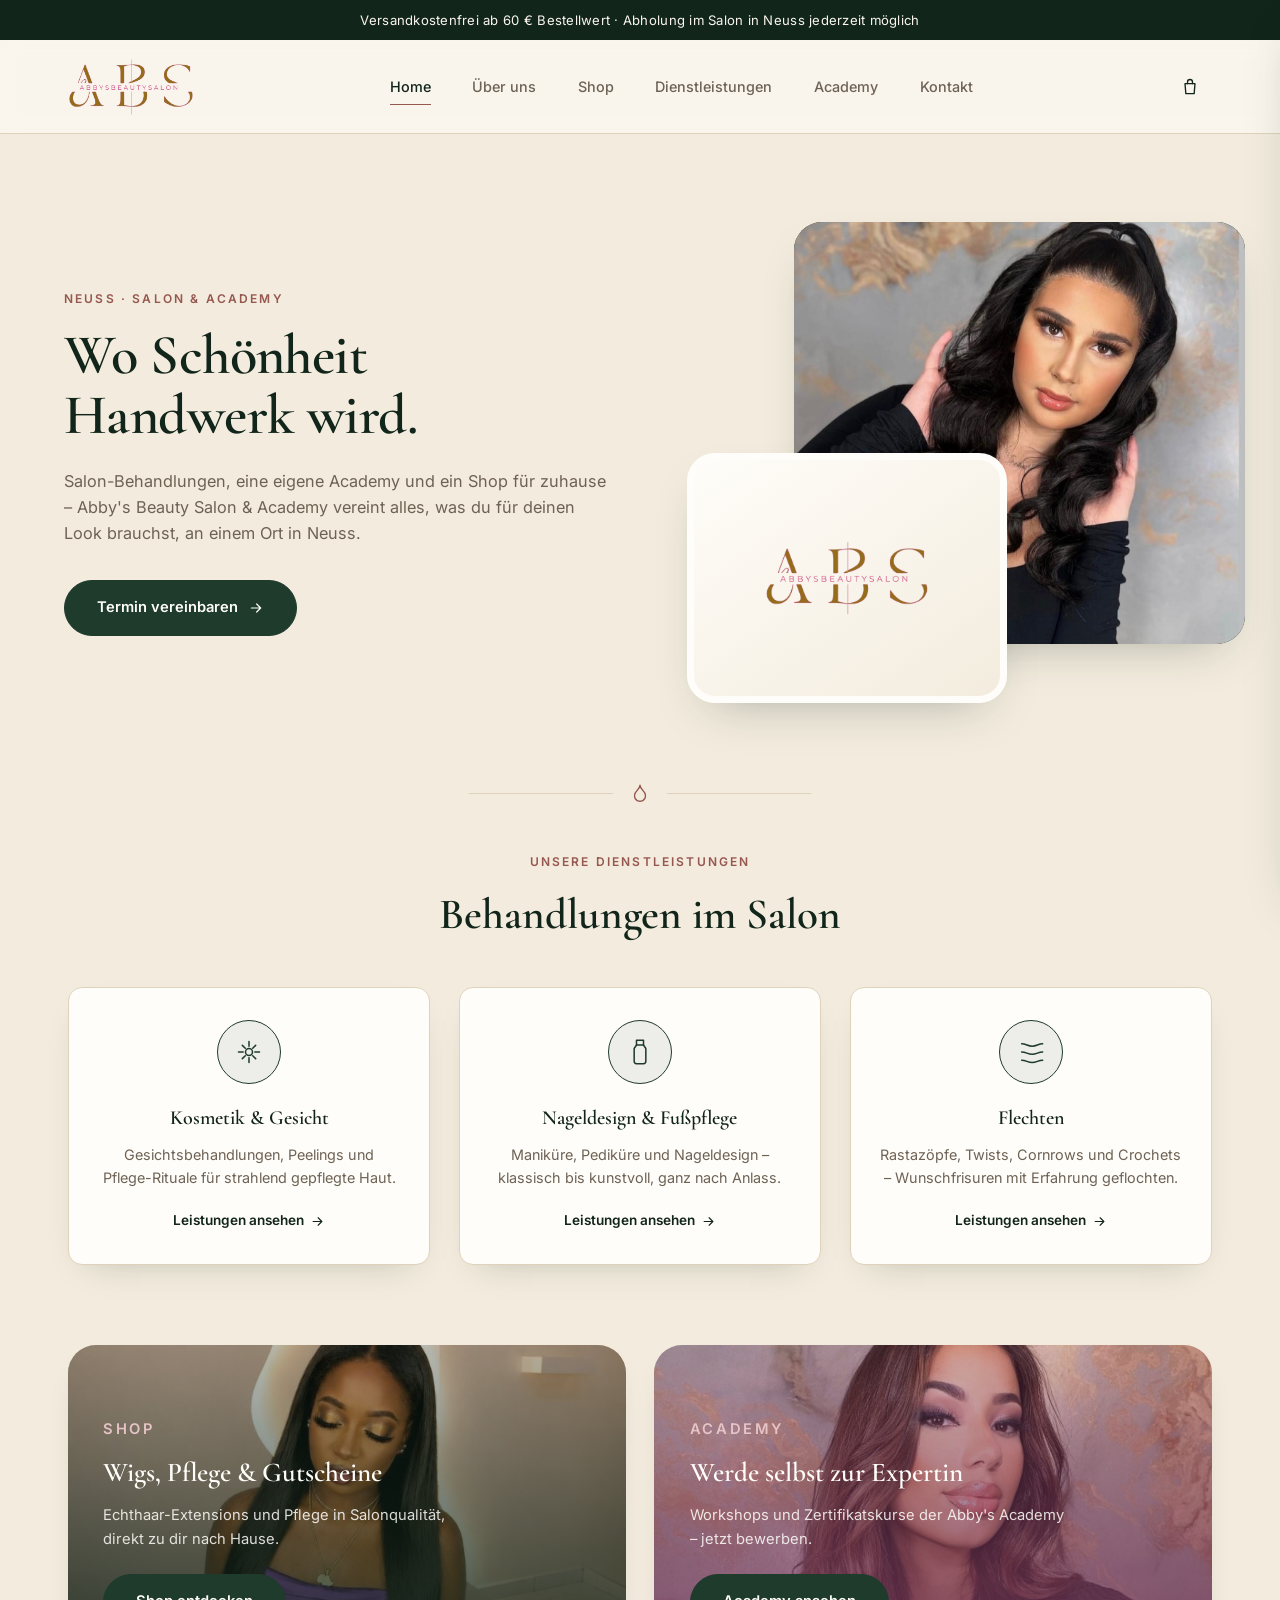
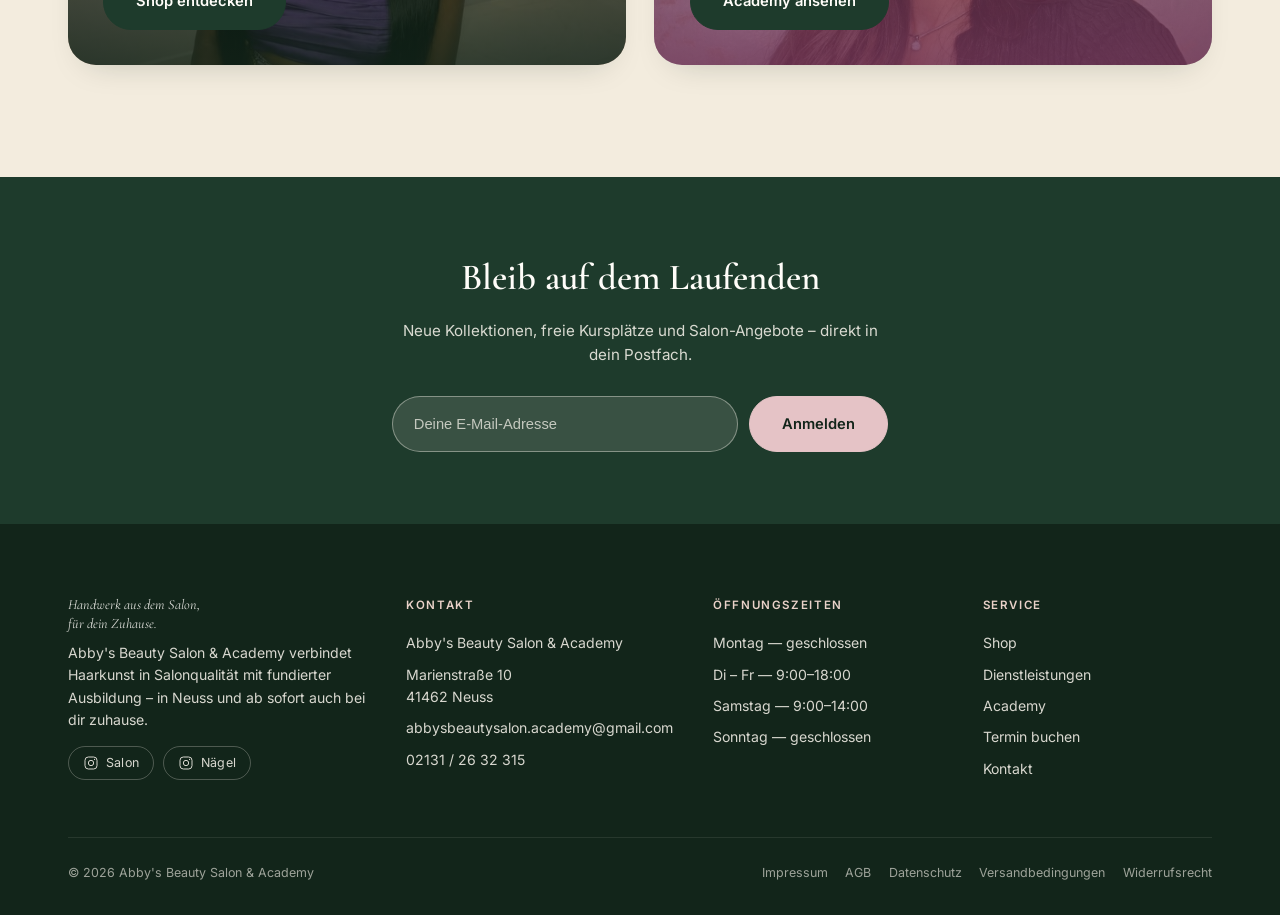
<file: index.html>
<!DOCTYPE html>
<html lang="de">
<head>
<meta charset="UTF-8">
<meta name="viewport" content="width=device-width, initial-scale=1.0">
<title>Abby's Beauty Salon &amp; Academy – Neuss</title>
<meta name="description" content="Salon-Behandlungen, Academy-Kurse und Shop von Abby's Beauty Salon &amp; Academy in Neuss.">
<link rel="preconnect" href="https://fonts.googleapis.com">
<link rel="preconnect" href="https://fonts.gstatic.com" crossorigin>
<link href="https://fonts.googleapis.com/css2?family=Cormorant+Garamond:ital,wght@0,400;0,500;0,600;0,700;1,500;1,600&family=Inter:wght@400;500;600;700&display=swap" rel="stylesheet">
<link rel="stylesheet" href="shop-style.css">
<style>
  .service-grid { display: grid; grid-template-columns: repeat(auto-fit, minmax(230px, 1fr)); gap: 1.8rem; }
  .service-tile { background: var(--cream); border: 1px solid var(--border); border-radius: var(--radius-md); box-shadow: var(--shadow-card); padding: 2rem 1.8rem; text-align: center; display: flex; flex-direction: column; align-items: center; }
  .service-icon { width: 64px; height: 64px; border-radius: 50%; border: 1.3px solid var(--forest); color: var(--forest); background: color-mix(in srgb, var(--forest) 8%, var(--cream)); display: flex; align-items: center; justify-content: center; margin-bottom: 1.1rem; }
  .service-icon .icon { width: 28px; height: 28px; }
  .service-tile h3 { font-size: 1.25rem; margin-bottom: 0.6rem; }
  .service-tile p { color: var(--ink-muted); font-size: 0.9rem; margin-bottom: 1.3rem; }
  .service-tile a { font-size: 0.85rem; font-weight: 600; color: var(--forest-dark); display: inline-flex; align-items: center; gap: 0.4rem; margin-top: auto; }
  .service-tile a .icon { width: 15px; height: 15px; transition: transform .3s var(--ease); }
  .service-tile a:hover .icon { transform: translateX(4px); }

  .pillar-grid { display: grid; grid-template-columns: 1fr 1fr; gap: 1.8rem; }
  .pillar-card { position: relative; border-radius: var(--radius-lg); overflow: hidden; min-height: 20rem; display: flex; align-items: flex-end; box-shadow: var(--shadow-card); }
  .pillar-card::before { content: ''; position: absolute; inset: 0; background: linear-gradient(0deg, rgba(18,37,26,0.82), rgba(18,37,26,0.25)); }
  .pillar-shop::before { background: linear-gradient(0deg, rgba(18,37,26,0.85), rgba(18,37,26,0.3)); }
  .pillar-academy::before { background: linear-gradient(0deg, rgba(110,52,85,0.85), rgba(110,52,85,0.3)); }
  .pillar-card img { position: absolute; inset: 0; width: 100%; height: 100%; object-fit: cover; z-index: -1; }
  .pillar-content { position: relative; z-index: 1; padding: 2.2rem; color: var(--cream); }
  .pillar-content .eyebrow { color: var(--pink); margin-bottom: 0.6rem; }
  .pillar-content h3 { color: var(--cream); font-size: 1.7rem; margin-bottom: 0.6rem; }
  .pillar-content p { color: rgba(255,253,249,0.85); font-size: 0.92rem; margin-bottom: 1.4rem; max-width: 24rem; }

  @media (max-width: 760px) { .pillar-grid { grid-template-columns: 1fr; } }
</style>
</head>
<body>

<a class="skip-link" href="#main">Zum Inhalt springen</a>

<div class="announce-bar">Versandkostenfrei ab 60&nbsp;€ Bestellwert &middot; Abholung im Salon in Neuss jederzeit möglich</div>

<header class="site-header">
  <div class="header-inner container">
    <button class="menu-toggle" id="menuToggle" aria-label="Menü öffnen" aria-expanded="false" aria-controls="mobileNav">
      <svg class="icon" viewBox="0 0 24 24" fill="none" stroke="currentColor" stroke-width="1.6" stroke-linecap="round"><path d="M4 7h16M4 12h16M4 17h16"/></svg>
    </button>
    <a href="index.html" class="logo">
      <img src="bilder/logo.png" alt="Abby's Beauty Salon &amp; Academy" class="logo-img">
    </a>
    <nav class="main-nav" aria-label="Hauptnavigation">
      <a href="index.html" class="is-current" aria-current="page">Home</a>
      <a href="ueber-uns.html">Über uns</a>
      <a href="shop.html">Shop</a>
      <a href="dienstleistungen.html">Dienstleistungen</a>
      <a href="kurse.html">Academy</a>
      <a href="kontakt.html">Kontakt</a>
    </nav>
    <div class="header-actions">
      <button class="cart-toggle" id="cartToggle" aria-label="Warenkorb öffnen">
        <svg class="icon" viewBox="0 0 24 24" fill="none" stroke="currentColor" stroke-width="1.6" stroke-linecap="round" stroke-linejoin="round"><path d="M6 8h12l-1 12H7L6 8z"/><path d="M9 8V6a3 3 0 0 1 6 0v2"/></svg>
        <span class="cart-badge" id="cartBadge" style="display:none;">0</span>
      </button>
    </div>
  </div>
  <nav class="mobile-nav" id="mobileNav" aria-label="Mobile Navigation">
    <a href="index.html" class="is-current">Home</a>
    <a href="ueber-uns.html">Über uns</a>
    <a href="shop.html">Shop</a>
    <a href="dienstleistungen.html">Dienstleistungen</a>
    <a href="kurse.html">Academy</a>
    <a href="kontakt.html">Kontakt</a>
  </nav>
</header>

<div class="cart-overlay" id="cartOverlay"></div>
<aside class="cart-drawer" id="cartDrawer" aria-hidden="true" aria-label="Warenkorb">
  <div class="cart-drawer-head">
    <h2 class="font-display">Warenkorb</h2>
    <button class="cart-close" id="cartClose" aria-label="Warenkorb schließen">
      <svg class="icon" viewBox="0 0 24 24" fill="none" stroke="currentColor" stroke-width="1.6" stroke-linecap="round"><path d="M6 6l12 12M18 6L6 18"/></svg>
    </button>
  </div>
  <div class="cart-body" id="cartBody"></div>
  <div class="cart-footer">
    <div class="cart-total-row"><span>Gesamt</span><span id="cartTotal">0,00 €</span></div>
    <a href="checkout.html" class="btn-primary cart-checkout is-disabled" id="checkoutBtn">Zur Kasse</a>
  </div>
</aside>

<main id="main">

  <section class="hero" id="top">
    <div class="hero-content">
      <p class="eyebrow">Neuss · Salon &amp; Academy</p>
      <h1 class="hero-title font-display">Wo Schönheit<br>Handwerk wird.</h1>
      <p class="hero-sub">Salon-Behandlungen, eine eigene Academy und ein Shop für zuhause – Abby's Beauty Salon &amp; Academy vereint alles, was du für deinen Look brauchst, an einem Ort in Neuss.</p>
      <a href="kontakt.html" class="btn-primary">Termin vereinbaren
        <svg class="icon" style="width:16px;height:16px;" viewBox="0 0 24 24" fill="none" stroke="currentColor" stroke-width="1.8" stroke-linecap="round" stroke-linejoin="round"><path d="M5 12h14M13 6l6 6-6 6"/></svg>
      </a>
    </div>
    <div class="hero-visual" aria-hidden="true">
      <div class="hero-panel hero-panel--main">
        <img src="bilder/hero-shop.jpg" alt="" class="hero-photo">
      </div>
      <div class="hero-panel hero-panel--accent">
        <img src="bilder/logo.png" alt="" class="hero-logo">
      </div>
    </div>
  </section>

  <div class="section-divider" aria-hidden="true">
    <svg class="icon" viewBox="0 0 24 24" fill="none" stroke="currentColor" stroke-width="1.4" stroke-linecap="round"><path d="M12 3c0 6-6 6-6 12s6 6 6 6 6 0 6-6-6-6-6-12z"/></svg>
  </div>

  <section class="shop-section container" id="dienstleistungen">
    <div class="shop-heading">
      <p class="eyebrow">Unsere Dienstleistungen</p>
      <h2 class="font-display">Behandlungen im Salon</h2>
    </div>
    <div class="service-grid">
      <div class="service-tile">
        <div class="service-icon">
          <svg class="icon" viewBox="0 0 24 24" fill="none" stroke="currentColor" stroke-width="1.3" stroke-linecap="round" stroke-linejoin="round"><path d="M12 3v4M12 17v4M3 12h4M17 12h4M6.3 6.3l2.5 2.5M15.2 15.2l2.5 2.5M6.3 17.7l2.5-2.5M15.2 8.8l2.5-2.5"/><circle cx="12" cy="12" r="3"/></svg>
        </div>
        <h3 class="font-display">Kosmetik &amp; Gesicht</h3>
        <p>Gesichtsbehandlungen, Peelings und Pflege-Rituale für strahlend gepflegte Haut.</p>
        <a href="dienstleistungen.html?kategorie=kosmetik">Leistungen ansehen
          <svg class="icon" viewBox="0 0 24 24" fill="none" stroke="currentColor" stroke-width="1.8" stroke-linecap="round" stroke-linejoin="round"><path d="M5 12h14M13 6l6 6-6 6"/></svg>
        </a>
      </div>
      <div class="service-tile">
        <div class="service-icon">
          <svg class="icon" viewBox="0 0 24 24" fill="none" stroke="currentColor" stroke-width="1.3" stroke-linecap="round" stroke-linejoin="round"><path d="M9 2h6v4l2 3v11a2 2 0 0 1-2 2H9a2 2 0 0 1-2-2V9l2-3V2z"/><path d="M9 6h6"/></svg>
        </div>
        <h3 class="font-display">Nageldesign &amp; Fußpflege</h3>
        <p>Maniküre, Pediküre und Nageldesign – klassisch bis kunstvoll, ganz nach Anlass.</p>
        <a href="dienstleistungen.html?kategorie=naegel">Leistungen ansehen
          <svg class="icon" viewBox="0 0 24 24" fill="none" stroke="currentColor" stroke-width="1.8" stroke-linecap="round" stroke-linejoin="round"><path d="M5 12h14M13 6l6 6-6 6"/></svg>
        </a>
      </div>
      <div class="service-tile">
        <div class="service-icon">
          <svg class="icon" viewBox="0 0 24 24" fill="none" stroke="currentColor" stroke-width="1.3" stroke-linecap="round" stroke-linejoin="round"><path d="M4 5c4 0 5 2 9 2s5-2 9-2M4 12c4 0 5 2 9 2s5-2 9-2M4 19c4 0 5 2 9 2s5-2 9-2"/></svg>
        </div>
        <h3 class="font-display">Flechten</h3>
        <p>Rastazöpfe, Twists, Cornrows und Crochets – Wunschfrisuren mit Erfahrung geflochten.</p>
        <a href="dienstleistungen.html?kategorie=flechten">Leistungen ansehen
          <svg class="icon" viewBox="0 0 24 24" fill="none" stroke="currentColor" stroke-width="1.8" stroke-linecap="round" stroke-linejoin="round"><path d="M5 12h14M13 6l6 6-6 6"/></svg>
        </a>
      </div>
    </div>
  </section>

  <section class="shop-section container">
    <div class="pillar-grid">
      <div class="pillar-card pillar-shop">
        <img src="bilder/wig-lace-black.jpg" alt="">
        <div class="pillar-content">
          <p class="eyebrow">Shop</p>
          <h3 class="font-display">Wigs, Pflege &amp; Gutscheine</h3>
          <p>Echthaar-Extensions und Pflege in Salonqualität, direkt zu dir nach Hause.</p>
          <a href="shop.html" class="btn-primary">Shop entdecken</a>
        </div>
      </div>
      <div class="pillar-card pillar-academy">
        <img src="bilder/academy-banner.jpg" alt="">
        <div class="pillar-content">
          <p class="eyebrow">Academy</p>
          <h3 class="font-display">Werde selbst zur Expertin</h3>
          <p>Workshops und Zertifikatskurse der Abby's Academy – jetzt bewerben.</p>
          <a href="kurse.html" class="btn-primary">Academy ansehen</a>
        </div>
      </div>
    </div>
  </section>

  <section class="newsletter">
    <div class="newsletter-inner">
      <h2 class="font-display">Bleib auf dem Laufenden</h2>
      <p>Neue Kollektionen, freie Kursplätze und Salon-Angebote – direkt in dein Postfach.</p>
      <form class="newsletter-form" id="newsletterForm">
        <input type="email" required placeholder="Deine E-Mail-Adresse" aria-label="E-Mail-Adresse" id="newsletterEmail">
        <button type="submit" class="btn-primary">Anmelden</button>
      </form>
      <p class="newsletter-success" id="newsletterSuccess">
        <svg class="icon" viewBox="0 0 24 24" fill="none" stroke="currentColor" stroke-width="2" stroke-linecap="round" stroke-linejoin="round"><path d="M5 12l5 5L20 7"/></svg>
        Danke! Du bist jetzt Teil der Abby's Community.
      </p>
    </div>
  </section>

</main>

<footer class="site-footer">
  <div class="container">
    <div class="footer-grid">
      <div class="footer-col">
        <p class="footer-brand-statement">Handwerk aus dem Salon,<br>für dein Zuhause.</p>
        <p class="footer-tagline">Abby's Beauty Salon &amp; Academy verbindet Haarkunst in Salonqualität mit fundierter Ausbildung – in Neuss und ab sofort auch bei dir zuhause.</p>
        <div class="footer-social">
          <a href="https://www.instagram.com/abbys.beautysalon/" aria-label="Instagram – Salon" title="Instagram – Salon" target="_blank" rel="noopener"><svg class="icon" viewBox="0 0 24 24" fill="none" stroke="currentColor" stroke-width="1.5"><rect x="3" y="3" width="18" height="18" rx="5"/><circle cx="12" cy="12" r="4"/><circle cx="17.3" cy="6.7" r="0.9" fill="currentColor" stroke="none"/></svg><span>Salon</span></a>
          <a href="https://www.instagram.com/abbys.beautysalonnails/" aria-label="Instagram – Nägel" title="Instagram – Nägel" target="_blank" rel="noopener"><svg class="icon" viewBox="0 0 24 24" fill="none" stroke="currentColor" stroke-width="1.5"><rect x="3" y="3" width="18" height="18" rx="5"/><circle cx="12" cy="12" r="4"/><circle cx="17.3" cy="6.7" r="0.9" fill="currentColor" stroke="none"/></svg><span>Nägel</span></a>
        </div>
      </div>
      <div class="footer-col">
        <h3>Kontakt</h3>
        <p>Abby's Beauty Salon &amp; Academy</p>
        <p>Marienstraße 10<br>41462 Neuss</p>
        <a href="mailto:abbysbeautysalon.academy@gmail.com">abbysbeautysalon.academy@gmail.com</a>
        <a href="tel:+4921312632315">02131 / 26 32 315</a>
      </div>
      <div class="footer-col">
        <h3>Öffnungszeiten</h3>
        <p>Montag — geschlossen</p>
        <p>Di – Fr — 9:00–18:00</p>
        <p>Samstag — 9:00–14:00</p>
        <p>Sonntag — geschlossen</p>
      </div>
      <div class="footer-col">
        <h3>Service</h3>
        <a href="shop.html">Shop</a>
        <a href="dienstleistungen.html">Dienstleistungen</a>
        <a href="kurse.html">Academy</a>
        <a href="kontakt.html">Termin buchen</a>
        <a href="kontakt.html">Kontakt</a>
      </div>
    </div>
    <div class="footer-bottom">
      <span>&copy; 2026 Abby's Beauty Salon &amp; Academy</span>
      <div class="footer-legal">
        <a href="impressum.html">Impressum</a>
        <a href="agb.html">AGB</a>
        <a href="datenschutz.html">Datenschutz</a>
        <a href="versand.html">Versandbedingungen</a>
        <a href="widerruf.html">Widerrufsrecht</a>
      </div>
    </div>
  </div>
</footer>

<script src="shop-cart.js"></script>
</body>
</html>
</file>
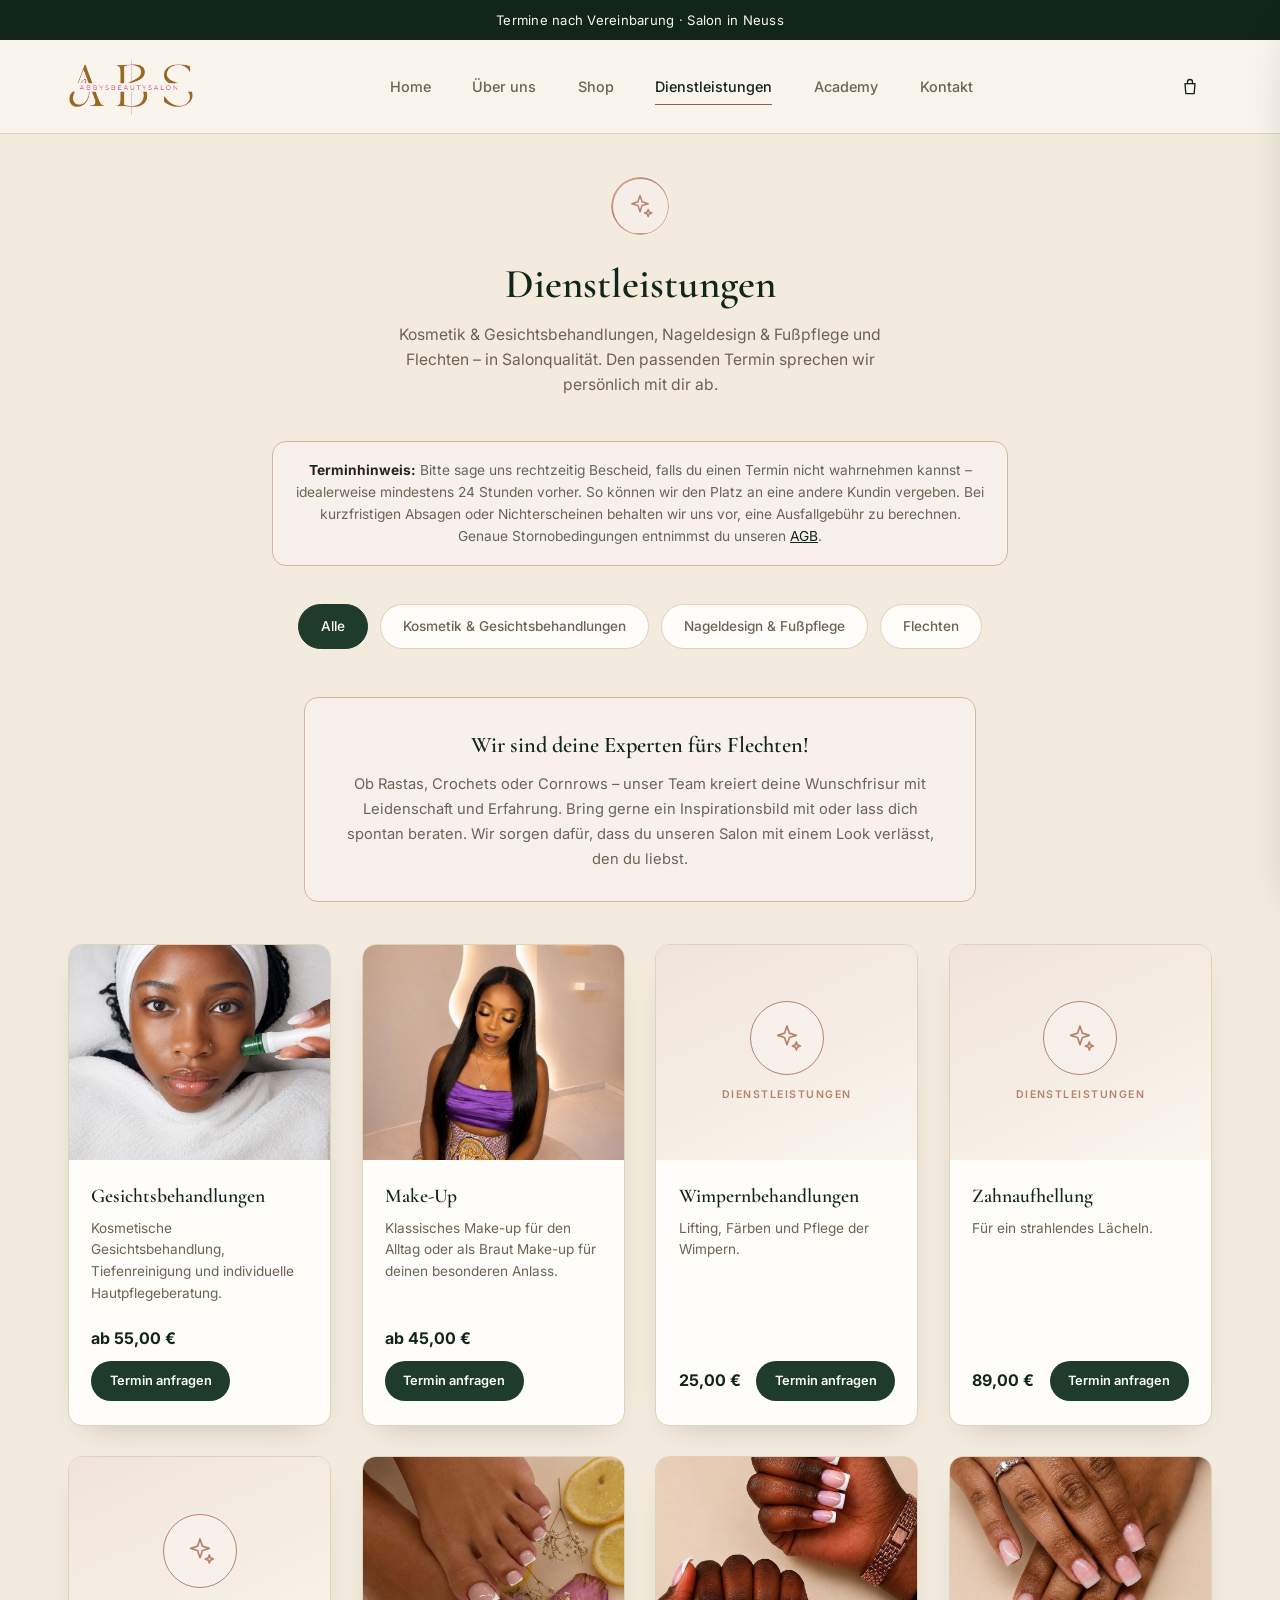
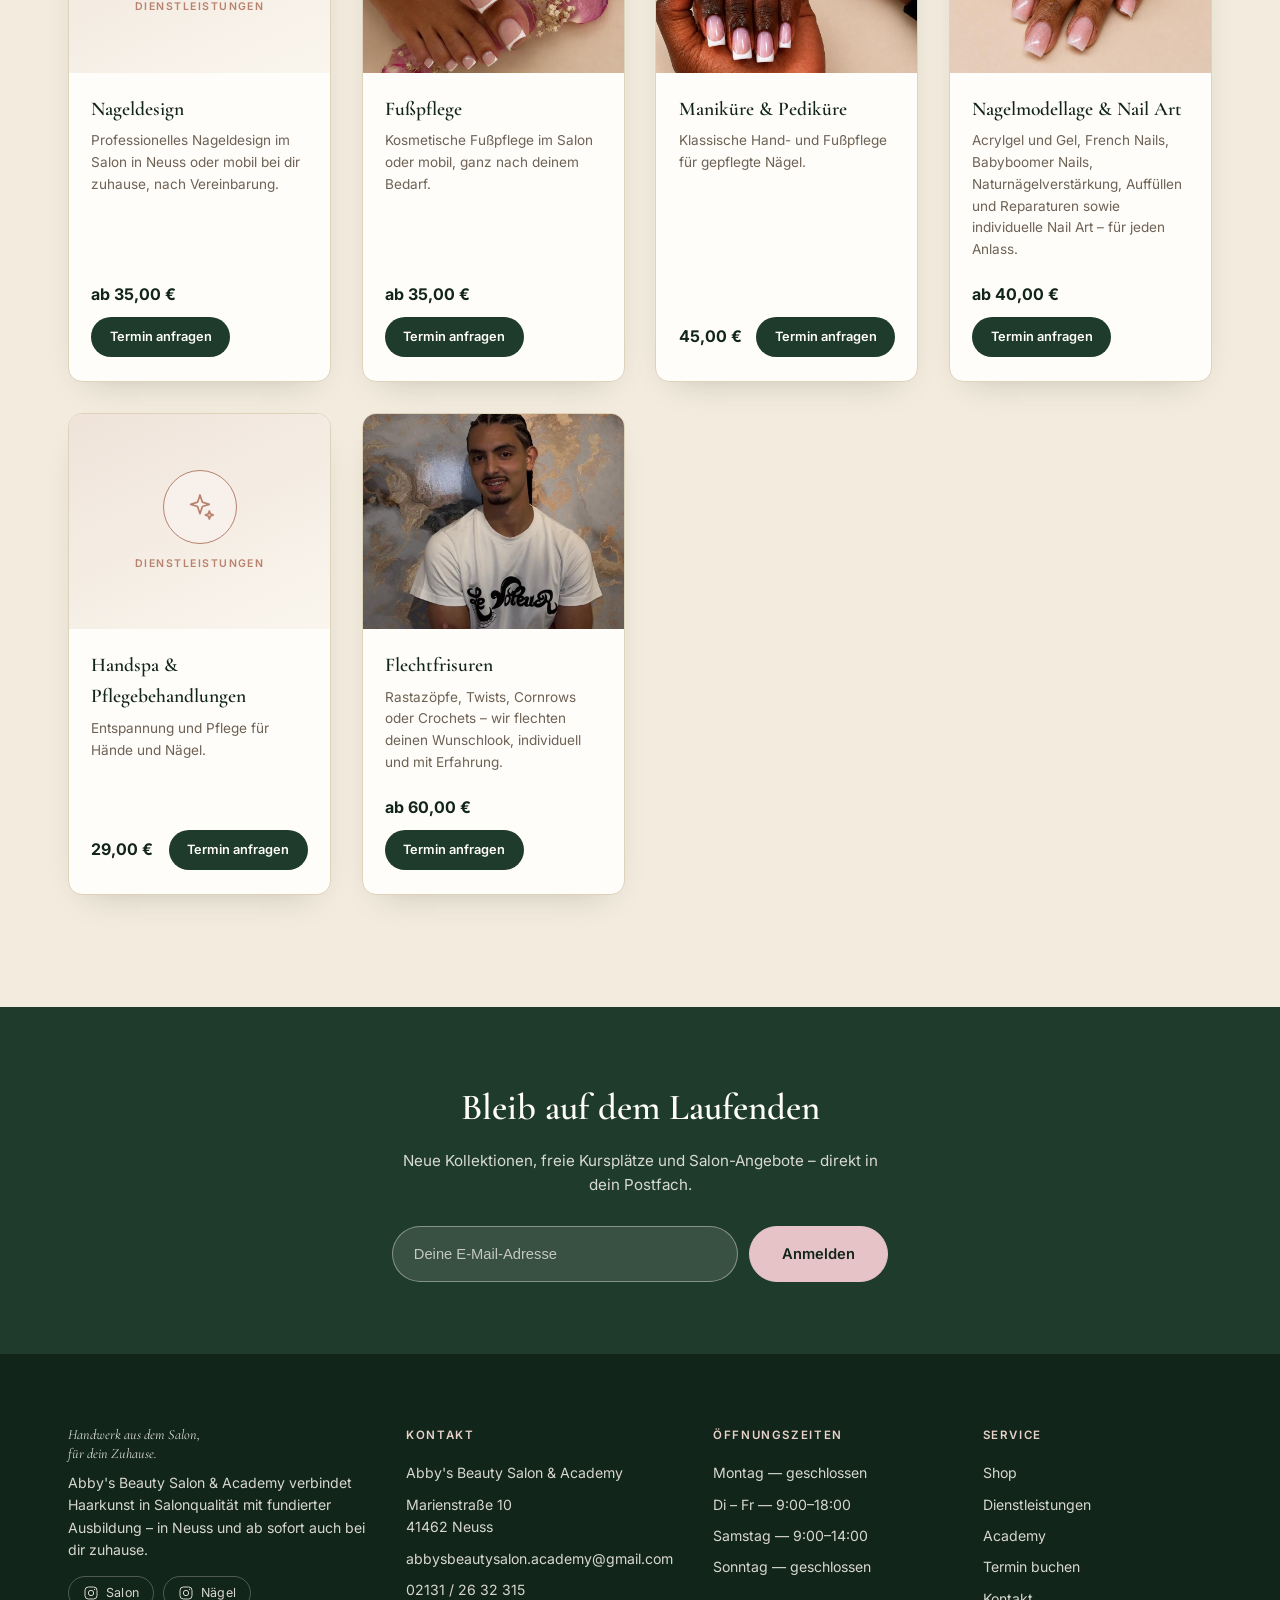
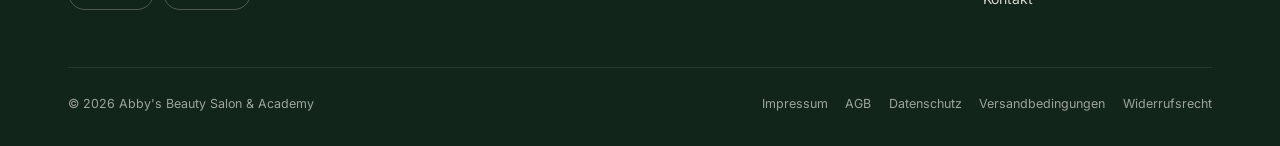
<file: dienstleistungen.html>
<!DOCTYPE html>
<html lang="de">
<head>
<meta charset="UTF-8">
<meta name="viewport" content="width=device-width, initial-scale=1.0">
<title>Dienstleistungen – Abby's Beauty Salon &amp; Academy</title>
<meta name="description" content="Kosmetik &amp; Gesicht, Nägel und Haare – Behandlungen von Abby's Beauty Salon &amp; Academy in Neuss. Termin anfragen.">
<link rel="preconnect" href="https://fonts.googleapis.com">
<link rel="preconnect" href="https://fonts.gstatic.com" crossorigin>
<link href="https://fonts.googleapis.com/css2?family=Cormorant+Garamond:ital,wght@0,400;0,500;0,600;0,700;1,500;1,600&family=Inter:wght@400;500;600;700&display=swap" rel="stylesheet">
<link rel="stylesheet" href="shop-style.css">
<style>
  .cancellation-notice {
    max-width: 46rem; margin: 0 auto 2.4rem; background: color-mix(in srgb, var(--rose-gold) 10%, var(--cream));
    border: 1px solid color-mix(in srgb, var(--rose-gold) 35%, var(--border)); border-radius: var(--radius-md);
    padding: 1.1rem 1.4rem; font-size: 0.86rem; line-height: 1.6; color: var(--ink-muted); text-align: center;
  }
  .cancellation-notice strong { color: var(--ink); }
  .cancellation-notice a { color: var(--forest-dark); text-decoration: underline; }
  .category-icon-badge {
    position: relative; border-color: transparent;
    background: color-mix(in srgb, var(--rose-gold) 12%, var(--cream));
  }
  .category-icon-badge::before {
    content: ''; position: absolute; inset: 0; border-radius: 50%; padding: 1.5px;
    background: linear-gradient(135deg, #E8C4A0, var(--rose-gold), #D4A489, var(--rose-gold));
    -webkit-mask: linear-gradient(#fff 0 0) content-box, linear-gradient(#fff 0 0);
    -webkit-mask-composite: xor; mask-composite: exclude;
  }
</style>
</head>
<body>

<a class="skip-link" href="#main">Zum Inhalt springen</a>

<div class="announce-bar">Termine nach Vereinbarung &middot; Salon in Neuss</div>

<header class="site-header">
  <div class="header-inner container">
    <button class="menu-toggle" id="menuToggle" aria-label="Menü öffnen" aria-expanded="false" aria-controls="mobileNav">
      <svg class="icon" viewBox="0 0 24 24" fill="none" stroke="currentColor" stroke-width="1.6" stroke-linecap="round"><path d="M4 7h16M4 12h16M4 17h16"/></svg>
    </button>
    <a href="index.html" class="logo">
      <img src="bilder/logo.png" alt="Abby's Beauty Salon &amp; Academy" class="logo-img">
    </a>
    <nav class="main-nav" aria-label="Hauptnavigation">
      <a href="index.html">Home</a>
      <a href="ueber-uns.html">Über uns</a>
      <a href="shop.html">Shop</a>
      <a href="dienstleistungen.html" class="is-current" aria-current="page">Dienstleistungen</a>
      <a href="kurse.html">Academy</a>
      <a href="kontakt.html">Kontakt</a>
    </nav>
    <div class="header-actions">
      <button class="cart-toggle" id="cartToggle" aria-label="Warenkorb öffnen">
        <svg class="icon" viewBox="0 0 24 24" fill="none" stroke="currentColor" stroke-width="1.6" stroke-linecap="round" stroke-linejoin="round"><path d="M6 8h12l-1 12H7L6 8z"/><path d="M9 8V6a3 3 0 0 1 6 0v2"/></svg>
        <span class="cart-badge" id="cartBadge" style="display:none;">0</span>
      </button>
    </div>
  </div>
  <nav class="mobile-nav" id="mobileNav" aria-label="Mobile Navigation">
    <a href="index.html">Home</a>
    <a href="ueber-uns.html">Über uns</a>
    <a href="shop.html">Shop</a>
    <a href="dienstleistungen.html" class="is-current">Dienstleistungen</a>
    <a href="kurse.html">Academy</a>
    <a href="kontakt.html">Kontakt</a>
  </nav>
</header>

<div class="cart-overlay" id="cartOverlay"></div>
<aside class="cart-drawer" id="cartDrawer" aria-hidden="true" aria-label="Warenkorb">
  <div class="cart-drawer-head">
    <h2 class="font-display">Warenkorb</h2>
    <button class="cart-close" id="cartClose" aria-label="Warenkorb schließen">
      <svg class="icon" viewBox="0 0 24 24" fill="none" stroke="currentColor" stroke-width="1.6" stroke-linecap="round"><path d="M6 6l12 12M18 6L6 18"/></svg>
    </button>
  </div>
  <div class="cart-body" id="cartBody"></div>
  <div class="cart-footer">
    <div class="cart-total-row"><span>Gesamt</span><span id="cartTotal">0,00 €</span></div>
    <a href="checkout.html" class="btn-primary cart-checkout is-disabled" id="checkoutBtn">Zur Kasse</a>
  </div>
</aside>

<main id="main">

  <section class="category-header container">
    <div class="category-header-main">
      <div class="category-icon-badge" style="--accent:#B8826E">
        <svg class="icon" viewBox="0 0 24 24" fill="none" stroke="currentColor" stroke-width="1.3" stroke-linecap="round" stroke-linejoin="round"><path d="M12 3l1.8 5.4L19 10l-5.2 1.6L12 17l-1.8-5.4L5 10l5.2-1.6L12 3z"/><path d="M19 15l.8 2.2L22 18l-2.2.8L19 21l-.8-2.2L16 18l2.2-.8L19 15z"/></svg>
      </div>
      <div>
        <h1 class="font-display">Dienstleistungen</h1>
        <p>Kosmetik &amp; Gesichtsbehandlungen, Nageldesign &amp; Fußpflege und Flechten – in Salonqualität. Den passenden Termin sprechen wir persönlich mit dir ab.</p>
      </div>
    </div>
  </section>

  <section class="container">
    <div class="cancellation-notice">
      <strong>Terminhinweis:</strong> Bitte sage uns rechtzeitig Bescheid, falls du einen Termin nicht wahrnehmen kannst – idealerweise mindestens 24 Stunden vorher. So können wir den Platz an eine andere Kundin vergeben. Bei kurzfristigen Absagen oder Nichterscheinen behalten wir uns vor, eine Ausfallgebühr zu berechnen. Genaue Stornobedingungen entnimmst du unseren <a href="agb.html">AGB</a>.
    </div>
  </section>

  <section class="shop-section container">
    <div class="filter-bar" id="subFilterBar">
      <button class="filter-pill is-active" type="button" data-sub="all">Alle</button>
      <button class="filter-pill" type="button" data-sub="kosmetik">Kosmetik &amp; Gesichtsbehandlungen</button>
      <button class="filter-pill" type="button" data-sub="naegel">Nageldesign &amp; Fußpflege</button>
      <button class="filter-pill" type="button" data-sub="flechten">Flechten</button>
    </div>

    <div class="flechten-intro">
      <h2 class="font-display">Wir sind deine Experten fürs Flechten!</h2>
      <p>Ob Rastas, Crochets oder Cornrows – unser Team kreiert deine Wunschfrisur mit Leidenschaft und Erfahrung. Bring gerne ein Inspirationsbild mit oder lass dich spontan beraten. Wir sorgen dafür, dass du unseren Salon mit einem Look verlässt, den du liebst.</p>
    </div>

    <div class="shop-grid" id="shopGrid"></div>
  </section>

  <section class="newsletter">
    <div class="newsletter-inner">
      <h2 class="font-display">Bleib auf dem Laufenden</h2>
      <p>Neue Kollektionen, freie Kursplätze und Salon-Angebote – direkt in dein Postfach.</p>
      <form class="newsletter-form" id="newsletterForm">
        <input type="email" required placeholder="Deine E-Mail-Adresse" aria-label="E-Mail-Adresse" id="newsletterEmail">
        <button type="submit" class="btn-primary">Anmelden</button>
      </form>
      <p class="newsletter-success" id="newsletterSuccess">
        <svg class="icon" viewBox="0 0 24 24" fill="none" stroke="currentColor" stroke-width="2" stroke-linecap="round" stroke-linejoin="round"><path d="M5 12l5 5L20 7"/></svg>
        Danke! Du bist jetzt Teil der Abby's Community.
      </p>
    </div>
  </section>

</main>

<footer class="site-footer">
  <div class="container">
    <div class="footer-grid">
      <div class="footer-col">
        <p class="footer-brand-statement">Handwerk aus dem Salon,<br>für dein Zuhause.</p>
        <p class="footer-tagline">Abby's Beauty Salon &amp; Academy verbindet Haarkunst in Salonqualität mit fundierter Ausbildung – in Neuss und ab sofort auch bei dir zuhause.</p>
        <div class="footer-social">
          <a href="https://www.instagram.com/abbys.beautysalon/" aria-label="Instagram – Salon" title="Instagram – Salon" target="_blank" rel="noopener"><svg class="icon" viewBox="0 0 24 24" fill="none" stroke="currentColor" stroke-width="1.5"><rect x="3" y="3" width="18" height="18" rx="5"/><circle cx="12" cy="12" r="4"/><circle cx="17.3" cy="6.7" r="0.9" fill="currentColor" stroke="none"/></svg><span>Salon</span></a>
          <a href="https://www.instagram.com/abbys.beautysalonnails/" aria-label="Instagram – Nägel" title="Instagram – Nägel" target="_blank" rel="noopener"><svg class="icon" viewBox="0 0 24 24" fill="none" stroke="currentColor" stroke-width="1.5"><rect x="3" y="3" width="18" height="18" rx="5"/><circle cx="12" cy="12" r="4"/><circle cx="17.3" cy="6.7" r="0.9" fill="currentColor" stroke="none"/></svg><span>Nägel</span></a>
        </div>
      </div>
      <div class="footer-col">
        <h3>Kontakt</h3>
        <p>Abby's Beauty Salon &amp; Academy</p>
        <p>Marienstraße 10<br>41462 Neuss</p>
        <a href="mailto:abbysbeautysalon.academy@gmail.com">abbysbeautysalon.academy@gmail.com</a>
        <a href="tel:+4921312632315">02131 / 26 32 315</a>
      </div>
      <div class="footer-col">
        <h3>Öffnungszeiten</h3>
        <p>Montag — geschlossen</p>
        <p>Di – Fr — 9:00–18:00</p>
        <p>Samstag — 9:00–14:00</p>
        <p>Sonntag — geschlossen</p>
      </div>
      <div class="footer-col">
        <h3>Service</h3>
        <a href="shop.html">Shop</a>
        <a href="dienstleistungen.html">Dienstleistungen</a>
        <a href="kurse.html">Academy</a>
        <a href="kontakt.html">Termin buchen</a>
        <a href="kontakt.html">Kontakt</a>
      </div>
    </div>
    <div class="footer-bottom">
      <span>&copy; 2026 Abby's Beauty Salon &amp; Academy</span>
      <div class="footer-legal">
        <a href="impressum.html">Impressum</a>
        <a href="agb.html">AGB</a>
        <a href="datenschutz.html">Datenschutz</a>
        <a href="versand.html">Versandbedingungen</a>
        <a href="widerruf.html">Widerrufsrecht</a>
      </div>
    </div>
  </div>
</footer>

<script src="shop-cart.js"></script>
<script>
  // PLATZHALTER-PREISE — bitte mit echten Preisen ersetzen. Fotos fehlen noch (img ergänzen,
  // sonst zeigt die Karte das Medaillon-Platzhalter-Icon), dann bilder/... eintragen.
  var PRODUCTS = [
    { id: 'd1', cat: 'services', sub: 'kosmetik', name: 'Gesichtsbehandlungen', desc: 'Kosmetische Gesichtsbehandlung, Tiefenreinigung und individuelle Hautpflegeberatung.', img: 'bilder/dienstleistung-gesicht.jpg', priceFrom: 'ab 55,00 €', bookingUrl: 'kontakt.html?leistung=Gesichtsbehandlungen', variants: [] },
    { id: 'd2', cat: 'services', sub: 'kosmetik', name: 'Make-Up', desc: 'Klassisches Make-up für den Alltag oder als Braut Make-up für deinen besonderen Anlass.', img: 'bilder/dienstleistung-styling.jpg', priceFrom: 'ab 45,00 €', bookingUrl: 'kontakt.html?leistung=Make-Up', variants: [] },
    { id: 'd3', cat: 'services', sub: 'kosmetik', name: 'Wimpernbehandlungen', desc: 'Lifting, Färben und Pflege der Wimpern.', price: 25, bookingUrl: 'kontakt.html?leistung=Wimpernbehandlungen', variants: [] },
    { id: 'd4', cat: 'services', sub: 'kosmetik', name: 'Zahnaufhellung', desc: 'Für ein strahlendes Lächeln.', price: 89, bookingUrl: 'kontakt.html?leistung=Zahnaufhellung', variants: [] },
    { id: 'd5', cat: 'services', sub: 'naegel', name: 'Nageldesign', desc: 'Professionelles Nageldesign im Salon in Neuss oder mobil bei dir zuhause, nach Vereinbarung.', priceFrom: 'ab 35,00 €', bookingUrl: 'kontakt.html?leistung=Nageldesign', variants: [] },
    { id: 'd6', cat: 'services', sub: 'naegel', name: 'Fußpflege', desc: 'Kosmetische Fußpflege im Salon oder mobil, ganz nach deinem Bedarf.', img: 'bilder/dienstleistung-pedikuere.jpg', priceFrom: 'ab 35,00 €', bookingUrl: 'kontakt.html?leistung=Fu%C3%9Fpflege', variants: [] },
    { id: 'd7', cat: 'services', sub: 'naegel', name: 'Maniküre & Pediküre', desc: 'Klassische Hand- und Fußpflege für gepflegte Nägel.', img: 'bilder/dienstleistung-manikuere.jpg', price: 45, bookingUrl: 'kontakt.html?leistung=Manik%C3%BCre%20%26%20Pedik%C3%BCre', variants: [] },
    { id: 'd8', cat: 'services', sub: 'naegel', name: 'Nagelmodellage & Nail Art', desc: 'Acrylgel und Gel, French Nails, Babyboomer Nails, Naturnägelverstärkung, Auffüllen und Reparaturen sowie individuelle Nail Art – für jeden Anlass.', img: 'bilder/dienstleistung-gel.jpg', priceFrom: 'ab 40,00 €', bookingUrl: 'kontakt.html?leistung=Nagelmodellage%20%26%20Nail%20Art', variants: [] },
    { id: 'd9', cat: 'services', sub: 'naegel', name: 'Handspa & Pflegebehandlungen', desc: 'Entspannung und Pflege für Hände und Nägel.', price: 29, bookingUrl: 'kontakt.html?leistung=Handspa%20%26%20Pflegebehandlungen', variants: [] },
    { id: 'd10', cat: 'services', sub: 'flechten', name: 'Flechtfrisuren', desc: 'Rastazöpfe, Twists, Cornrows oder Crochets – wir flechten deinen Wunschlook, individuell und mit Erfahrung.', img: 'bilder/dienstleistung-haare-schnitt.jpg', priceFrom: 'ab 60,00 €', bookingUrl: 'kontakt.html?leistung=Flechtfrisuren', variants: [] },
  ];
  initSubFilter(PRODUCTS);

  // Deep-Link von der Startseite: ?kategorie=kosmetik|naegel|haare selektiert den passenden Filter.
  (function () {
    var params = new URLSearchParams(window.location.search);
    var kategorie = params.get('kategorie');
    if (!kategorie) return;
    var btn = document.querySelector('#subFilterBar .filter-pill[data-sub="' + kategorie + '"]');
    if (btn) btn.click();
  })();
</script>
</body>
</html>
</file>
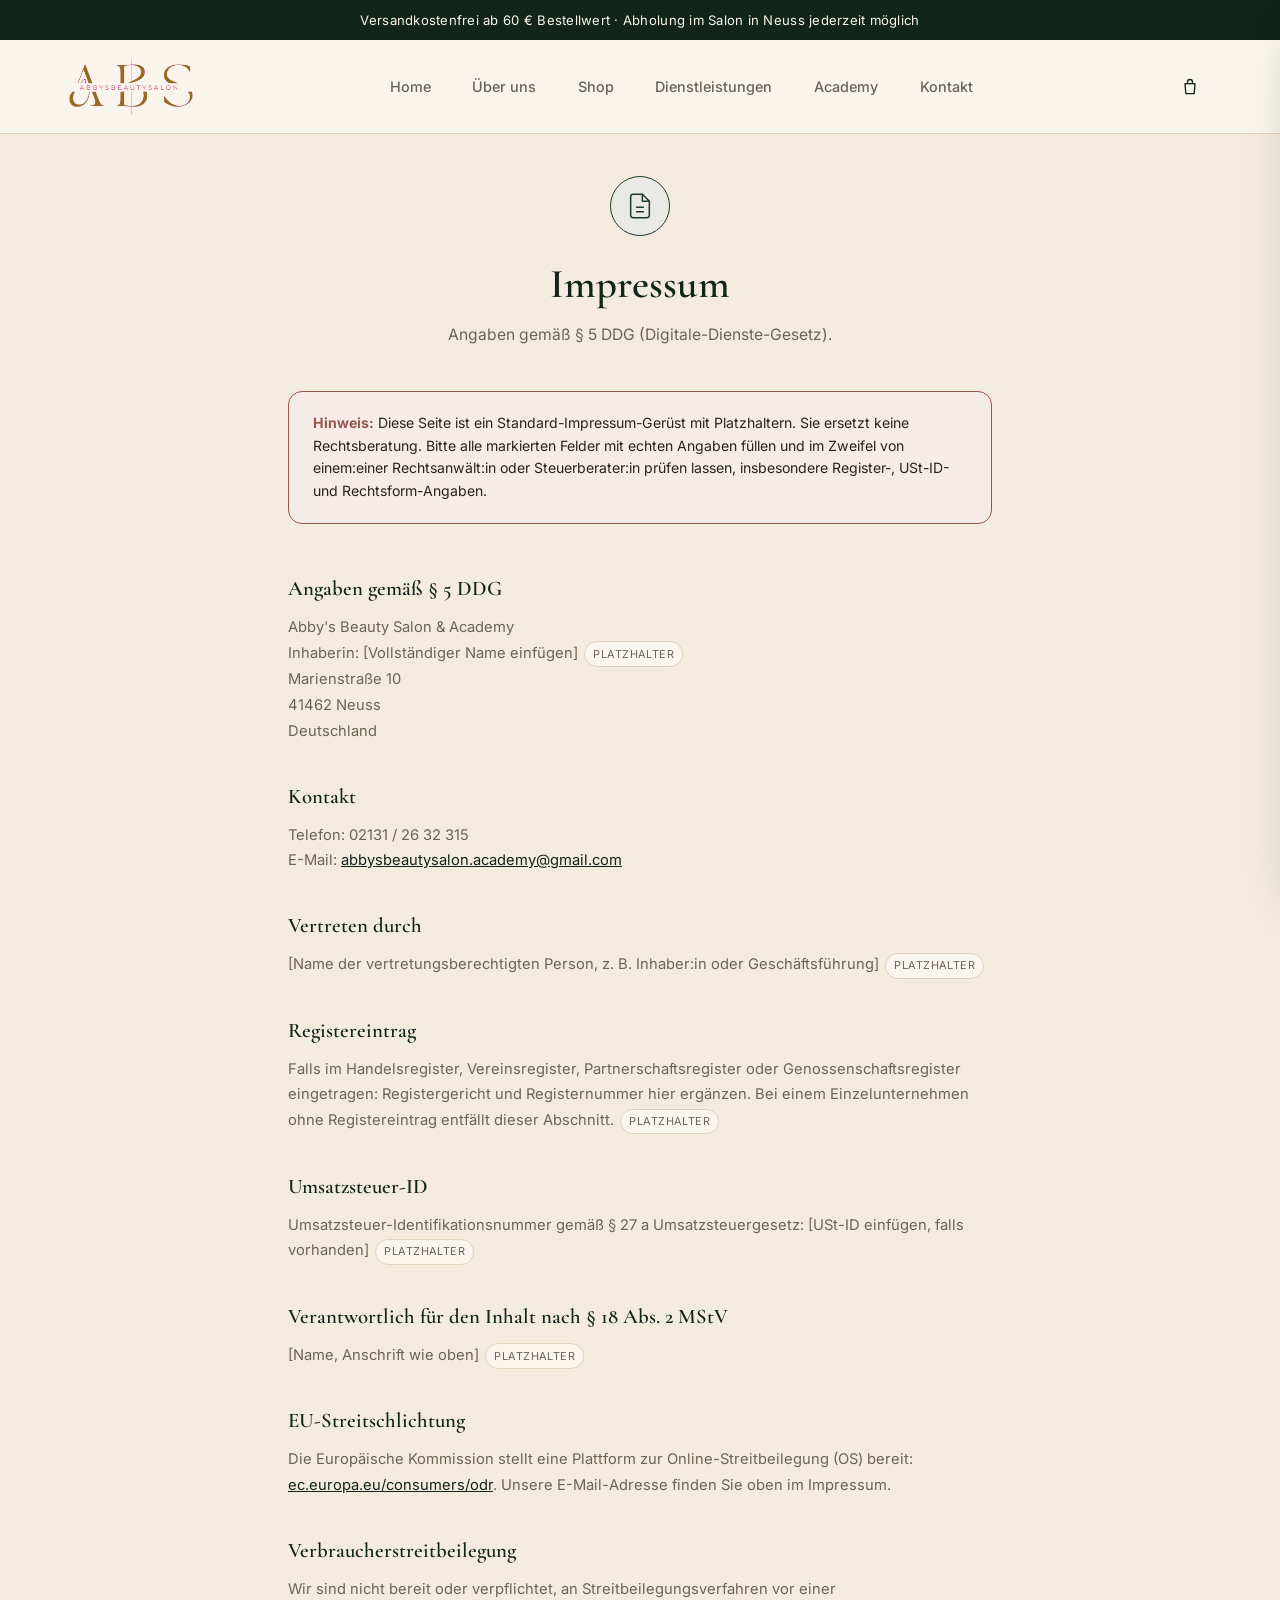
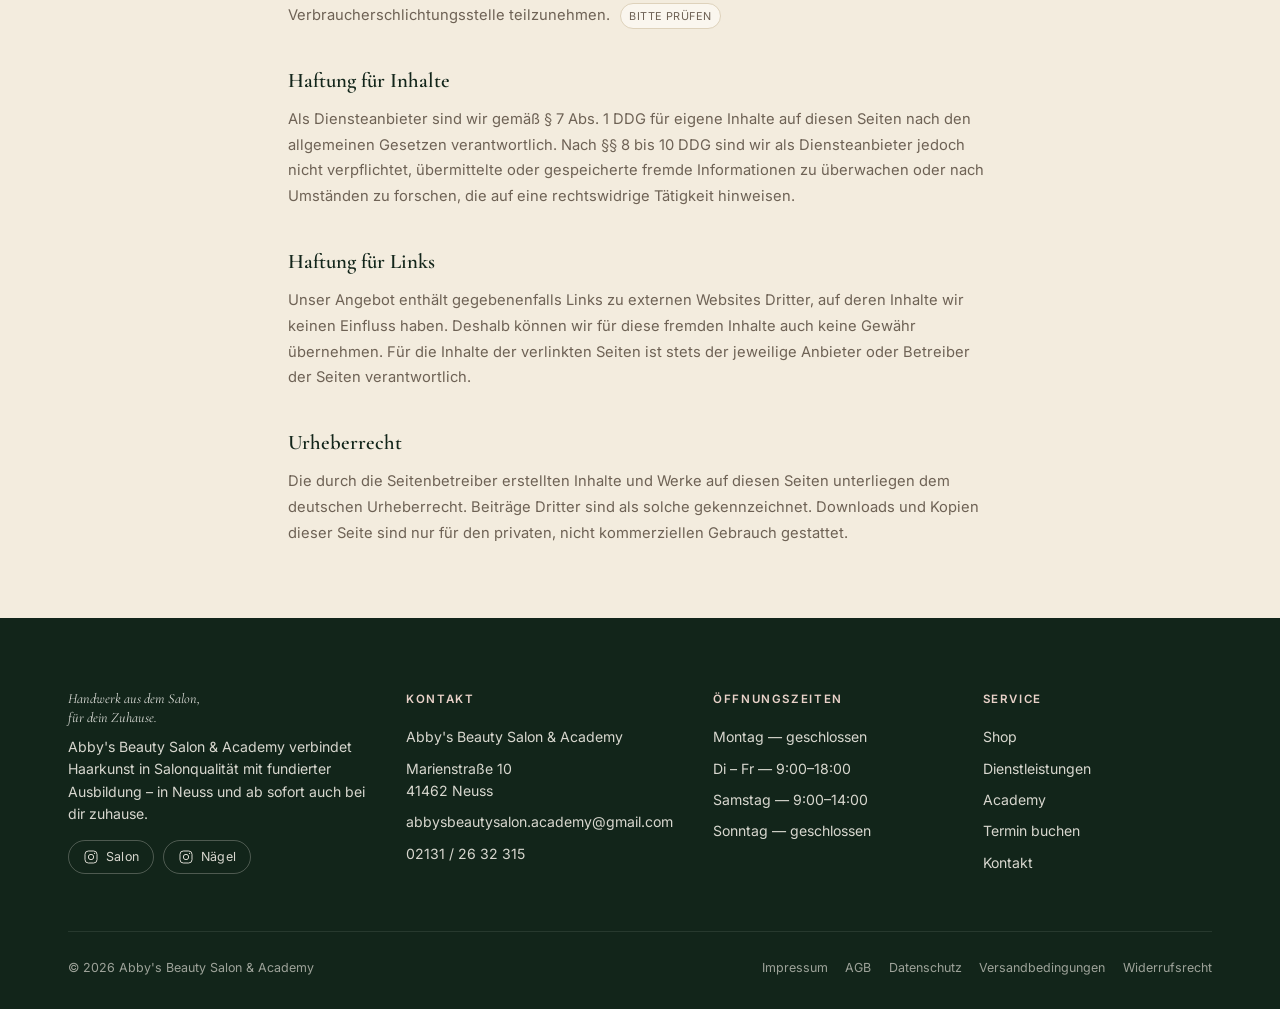
<file: impressum.html>
<!DOCTYPE html>
<html lang="de">
<head>
<meta charset="UTF-8">
<meta name="viewport" content="width=device-width, initial-scale=1.0">
<title>Impressum – Abby's Beauty Salon &amp; Academy</title>
<meta name="description" content="Impressum von Abby's Beauty Salon &amp; Academy.">
<link rel="preconnect" href="https://fonts.googleapis.com">
<link rel="preconnect" href="https://fonts.gstatic.com" crossorigin>
<link href="https://fonts.googleapis.com/css2?family=Cormorant+Garamond:ital,wght@0,400;0,500;0,600;0,700;1,500;1,600&family=Inter:wght@400;500;600;700&display=swap" rel="stylesheet">
<link rel="stylesheet" href="shop-style.css">
<style>
  .legal-notice {
    max-width: 44rem; margin: 0 auto 3rem; background: color-mix(in srgb, var(--rose-text) 10%, var(--cream));
    border: 1px solid var(--rose-text); border-radius: var(--radius-md); padding: 1.3rem 1.5rem; font-size: 0.88rem; color: var(--ink);
  }
  .legal-notice strong { color: var(--rose-text); }
  .legal-sections { max-width: 44rem; margin: 0 auto; display: flex; flex-direction: column; gap: 2.2rem; padding-bottom: 4.5rem; }
  .legal-sections h2 { font-size: 1.3rem; margin-bottom: 0.6rem; }
  .legal-sections p, .legal-sections li { color: var(--ink-muted); font-size: 0.92rem; line-height: 1.75; }
  .legal-sections ul { padding-left: 1.2rem; }
  .legal-sections a { color: var(--forest-dark); text-decoration: underline; }
  .placeholder-tag { display: inline-block; font-size: 0.68rem; letter-spacing: 0.04em; text-transform: uppercase; background: var(--beige-soft); border: 1px solid var(--border); color: var(--ink-muted); padding: 0.15rem 0.5rem; border-radius: 999px; margin-left: 0.4rem; }
</style>
</head>
<body>

<a class="skip-link" href="#main">Zum Inhalt springen</a>

<div class="announce-bar">Versandkostenfrei ab 60&nbsp;€ Bestellwert &middot; Abholung im Salon in Neuss jederzeit möglich</div>

<header class="site-header">
  <div class="header-inner container">
    <button class="menu-toggle" id="menuToggle" aria-label="Menü öffnen" aria-expanded="false" aria-controls="mobileNav">
      <svg class="icon" viewBox="0 0 24 24" fill="none" stroke="currentColor" stroke-width="1.6" stroke-linecap="round"><path d="M4 7h16M4 12h16M4 17h16"/></svg>
    </button>
    <a href="index.html" class="logo">
      <img src="bilder/logo.png" alt="Abby's Beauty Salon &amp; Academy" class="logo-img">
    </a>
    <nav class="main-nav" aria-label="Hauptnavigation">
      <a href="index.html">Home</a>
      <a href="ueber-uns.html">Über uns</a>
      <a href="shop.html">Shop</a>
      <a href="dienstleistungen.html">Dienstleistungen</a>
      <a href="kurse.html">Academy</a>
      <a href="kontakt.html">Kontakt</a>
    </nav>
    <div class="header-actions">
      <button class="cart-toggle" id="cartToggle" aria-label="Warenkorb öffnen">
        <svg class="icon" viewBox="0 0 24 24" fill="none" stroke="currentColor" stroke-width="1.6" stroke-linecap="round" stroke-linejoin="round"><path d="M6 8h12l-1 12H7L6 8z"/><path d="M9 8V6a3 3 0 0 1 6 0v2"/></svg>
        <span class="cart-badge" id="cartBadge" style="display:none;">0</span>
      </button>
    </div>
  </div>
  <nav class="mobile-nav" id="mobileNav" aria-label="Mobile Navigation">
    <a href="index.html">Home</a>
    <a href="ueber-uns.html">Über uns</a>
    <a href="shop.html">Shop</a>
    <a href="dienstleistungen.html">Dienstleistungen</a>
    <a href="kurse.html">Academy</a>
    <a href="kontakt.html">Kontakt</a>
  </nav>
</header>

<div class="cart-overlay" id="cartOverlay"></div>
<aside class="cart-drawer" id="cartDrawer" aria-hidden="true" aria-label="Warenkorb">
  <div class="cart-drawer-head">
    <h2 class="font-display">Warenkorb</h2>
    <button class="cart-close" id="cartClose" aria-label="Warenkorb schließen">
      <svg class="icon" viewBox="0 0 24 24" fill="none" stroke="currentColor" stroke-width="1.6" stroke-linecap="round"><path d="M6 6l12 12M18 6L6 18"/></svg>
    </button>
  </div>
  <div class="cart-body" id="cartBody"></div>
  <div class="cart-footer">
    <div class="cart-total-row"><span>Gesamt</span><span id="cartTotal">0,00 €</span></div>
    <a href="checkout.html" class="btn-primary cart-checkout is-disabled" id="checkoutBtn">Zur Kasse</a>
  </div>
</aside>

<main id="main">

  <section class="category-header container">
    <div class="category-header-main">
      <div class="category-icon-badge" style="--accent:#1E3B2C">
        <svg class="icon" viewBox="0 0 24 24" fill="none" stroke="currentColor" stroke-width="1.3" stroke-linecap="round" stroke-linejoin="round"><path d="M14 2H6a2 2 0 0 0-2 2v16a2 2 0 0 0 2 2h12a2 2 0 0 0 2-2V8z"/><path d="M14 2v6h6"/><path d="M9 13h6M9 17h6"/></svg>
      </div>
      <div>
        <h1 class="font-display">Impressum</h1>
        <p>Angaben gemäß § 5 DDG (Digitale-Dienste-Gesetz).</p>
      </div>
    </div>
  </section>

  <section class="container">
    <div class="legal-notice">
      <strong>Hinweis:</strong> Diese Seite ist ein Standard-Impressum-Gerüst mit Platzhaltern. Sie ersetzt keine Rechtsberatung. Bitte alle markierten Felder mit echten Angaben füllen und im Zweifel von einem:einer Rechtsanwält:in oder Steuerberater:in prüfen lassen, insbesondere Register-, USt-ID- und Rechtsform-Angaben.
    </div>

    <div class="legal-sections">
      <div>
        <h2 class="font-display">Angaben gemäß § 5 DDG</h2>
        <p>
          Abby's Beauty Salon &amp; Academy<br>
          Inhaberin: [Vollständiger Name einfügen]<span class="placeholder-tag">Platzhalter</span><br>
          Marienstraße 10<br>
          41462 Neuss<br>
          Deutschland
        </p>
      </div>

      <div>
        <h2 class="font-display">Kontakt</h2>
        <p>
          Telefon: 02131 / 26 32 315<br>
          E-Mail: <a href="mailto:abbysbeautysalon.academy@gmail.com">abbysbeautysalon.academy@gmail.com</a>
        </p>
      </div>

      <div>
        <h2 class="font-display">Vertreten durch</h2>
        <p>[Name der vertretungsberechtigten Person, z.&nbsp;B. Inhaber:in oder Geschäftsführung]<span class="placeholder-tag">Platzhalter</span></p>
      </div>

      <div>
        <h2 class="font-display">Registereintrag</h2>
        <p>Falls im Handelsregister, Vereinsregister, Partnerschaftsregister oder Genossenschaftsregister eingetragen: Registergericht und Registernummer hier ergänzen. Bei einem Einzelunternehmen ohne Registereintrag entfällt dieser Abschnitt.<span class="placeholder-tag">Platzhalter</span></p>
      </div>

      <div>
        <h2 class="font-display">Umsatzsteuer-ID</h2>
        <p>Umsatzsteuer-Identifikationsnummer gemäß § 27 a Umsatzsteuergesetz: [USt-ID einfügen, falls vorhanden]<span class="placeholder-tag">Platzhalter</span></p>
      </div>

      <div>
        <h2 class="font-display">Verantwortlich für den Inhalt nach § 18 Abs. 2 MStV</h2>
        <p>[Name, Anschrift wie oben]<span class="placeholder-tag">Platzhalter</span></p>
      </div>

      <div>
        <h2 class="font-display">EU-Streitschlichtung</h2>
        <p>Die Europäische Kommission stellt eine Plattform zur Online-Streitbeilegung (OS) bereit: <a href="https://ec.europa.eu/consumers/odr/" target="_blank" rel="noopener">ec.europa.eu/consumers/odr</a>. Unsere E-Mail-Adresse finden Sie oben im Impressum.</p>
      </div>

      <div>
        <h2 class="font-display">Verbraucherstreitbeilegung</h2>
        <p>Wir sind nicht bereit oder verpflichtet, an Streitbeilegungsverfahren vor einer Verbraucherschlichtungsstelle teilzunehmen. <span class="placeholder-tag">Bitte prüfen</span></p>
      </div>

      <div>
        <h2 class="font-display">Haftung für Inhalte</h2>
        <p>Als Diensteanbieter sind wir gemäß § 7 Abs. 1 DDG für eigene Inhalte auf diesen Seiten nach den allgemeinen Gesetzen verantwortlich. Nach §§ 8 bis 10 DDG sind wir als Diensteanbieter jedoch nicht verpflichtet, übermittelte oder gespeicherte fremde Informationen zu überwachen oder nach Umständen zu forschen, die auf eine rechtswidrige Tätigkeit hinweisen.</p>
      </div>

      <div>
        <h2 class="font-display">Haftung für Links</h2>
        <p>Unser Angebot enthält gegebenenfalls Links zu externen Websites Dritter, auf deren Inhalte wir keinen Einfluss haben. Deshalb können wir für diese fremden Inhalte auch keine Gewähr übernehmen. Für die Inhalte der verlinkten Seiten ist stets der jeweilige Anbieter oder Betreiber der Seiten verantwortlich.</p>
      </div>

      <div>
        <h2 class="font-display">Urheberrecht</h2>
        <p>Die durch die Seitenbetreiber erstellten Inhalte und Werke auf diesen Seiten unterliegen dem deutschen Urheberrecht. Beiträge Dritter sind als solche gekennzeichnet. Downloads und Kopien dieser Seite sind nur für den privaten, nicht kommerziellen Gebrauch gestattet.</p>
      </div>
    </div>
  </section>

</main>

<footer class="site-footer">
  <div class="container">
    <div class="footer-grid">
      <div class="footer-col">
        <p class="footer-brand-statement">Handwerk aus dem Salon,<br>für dein Zuhause.</p>
        <p class="footer-tagline">Abby's Beauty Salon &amp; Academy verbindet Haarkunst in Salonqualität mit fundierter Ausbildung – in Neuss und ab sofort auch bei dir zuhause.</p>
        <div class="footer-social">
          <a href="https://www.instagram.com/abbys.beautysalon/" aria-label="Instagram – Salon" title="Instagram – Salon" target="_blank" rel="noopener"><svg class="icon" viewBox="0 0 24 24" fill="none" stroke="currentColor" stroke-width="1.5"><rect x="3" y="3" width="18" height="18" rx="5"/><circle cx="12" cy="12" r="4"/><circle cx="17.3" cy="6.7" r="0.9" fill="currentColor" stroke="none"/></svg><span>Salon</span></a>
          <a href="https://www.instagram.com/abbys.beautysalonnails/" aria-label="Instagram – Nägel" title="Instagram – Nägel" target="_blank" rel="noopener"><svg class="icon" viewBox="0 0 24 24" fill="none" stroke="currentColor" stroke-width="1.5"><rect x="3" y="3" width="18" height="18" rx="5"/><circle cx="12" cy="12" r="4"/><circle cx="17.3" cy="6.7" r="0.9" fill="currentColor" stroke="none"/></svg><span>Nägel</span></a>
        </div>
      </div>
      <div class="footer-col">
        <h3>Kontakt</h3>
        <p>Abby's Beauty Salon &amp; Academy</p>
        <p>Marienstraße 10<br>41462 Neuss</p>
        <a href="mailto:abbysbeautysalon.academy@gmail.com">abbysbeautysalon.academy@gmail.com</a>
        <a href="tel:+4921312632315">02131 / 26 32 315</a>
      </div>
      <div class="footer-col">
        <h3>Öffnungszeiten</h3>
        <p>Montag — geschlossen</p>
        <p>Di – Fr — 9:00–18:00</p>
        <p>Samstag — 9:00–14:00</p>
        <p>Sonntag — geschlossen</p>
      </div>
      <div class="footer-col">
        <h3>Service</h3>
        <a href="shop.html">Shop</a>
        <a href="dienstleistungen.html">Dienstleistungen</a>
        <a href="kurse.html">Academy</a>
        <a href="kontakt.html">Termin buchen</a>
        <a href="kontakt.html">Kontakt</a>
      </div>
    </div>
    <div class="footer-bottom">
      <span>&copy; 2026 Abby's Beauty Salon &amp; Academy</span>
      <div class="footer-legal">
        <a href="impressum.html">Impressum</a>
        <a href="agb.html">AGB</a>
        <a href="datenschutz.html">Datenschutz</a>
        <a href="versand.html">Versandbedingungen</a>
        <a href="widerruf.html">Widerrufsrecht</a>
      </div>
    </div>
  </div>
</footer>

<script src="shop-cart.js"></script>
</body>
</html>
</file>
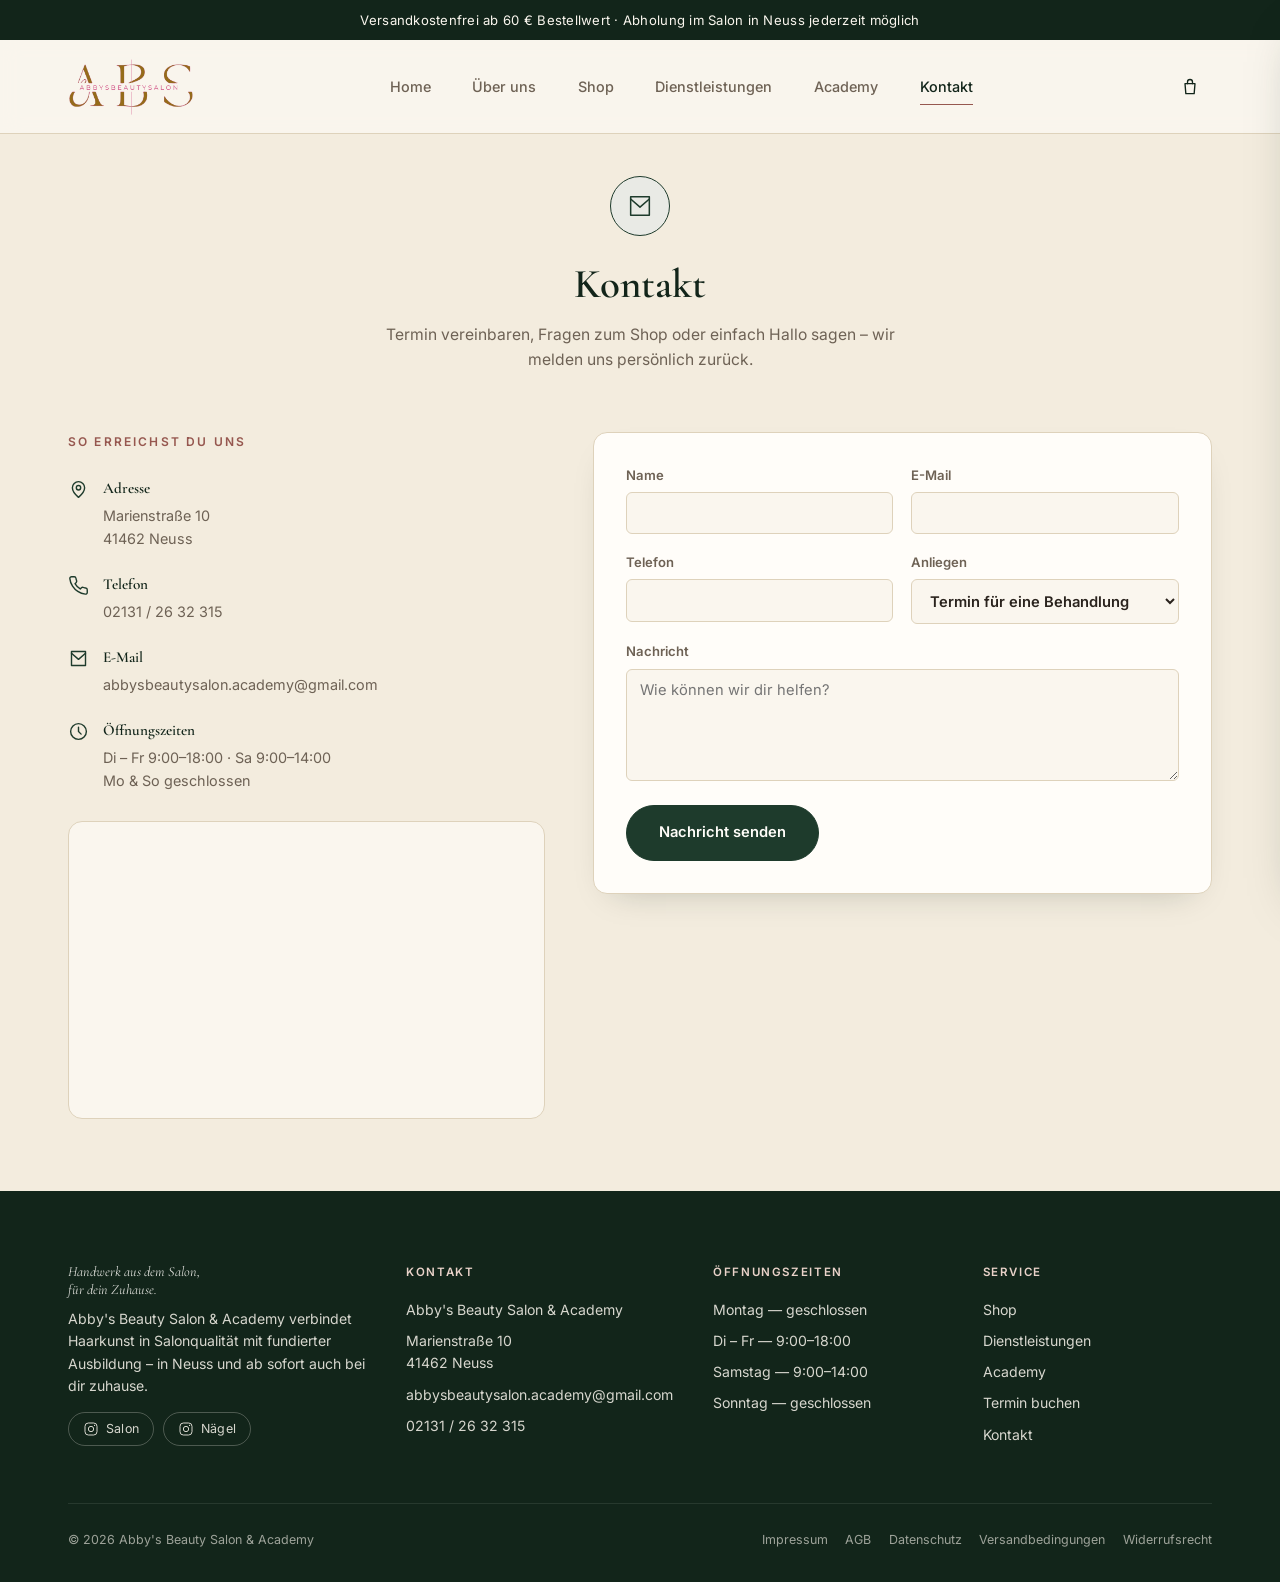
<file: kontakt.html>
<!DOCTYPE html>
<html lang="de">
<head>
<meta charset="UTF-8">
<meta name="viewport" content="width=device-width, initial-scale=1.0">
<title>Kontakt – Abby's Beauty Salon &amp; Academy</title>
<meta name="description" content="Termin vereinbaren oder Kontakt aufnehmen mit Abby's Beauty Salon &amp; Academy in Neuss.">
<link rel="preconnect" href="https://fonts.googleapis.com">
<link rel="preconnect" href="https://fonts.gstatic.com" crossorigin>
<link href="https://fonts.googleapis.com/css2?family=Cormorant+Garamond:ital,wght@0,400;0,500;0,600;0,700;1,500;1,600&family=Inter:wght@400;500;600;700&display=swap" rel="stylesheet">
<link rel="stylesheet" href="shop-style.css">
<style>
  .contact-grid { display: grid; grid-template-columns: 1fr 1.3fr; gap: 3rem; padding: 1rem 0 4.5rem; align-items: start; }
  .contact-info-list { display: flex; flex-direction: column; gap: 1.4rem; margin-top: 1.6rem; }
  .contact-info-item { display: flex; gap: 0.9rem; align-items: flex-start; }
  .contact-info-item .icon { width: 21px; height: 21px; color: var(--forest); flex-shrink: 0; margin-top: 0.15rem; }
  .contact-info-item h3 { font-size: 0.95rem; margin-bottom: 0.2rem; }
  .contact-info-item p, .contact-info-item a { font-size: 0.9rem; color: var(--ink-muted); display: block; }
  .contact-map {
    margin-top: 1.8rem; aspect-ratio: 16/10; border-radius: var(--radius-md); overflow: hidden;
    border: 1px solid var(--border); background: var(--beige-soft);
  }
  .contact-map iframe { width: 100%; height: 100%; border: 0; display: block; }

  .contact-form { display: grid; grid-template-columns: 1fr 1fr; gap: 1.1rem; background: var(--cream); padding: 2rem; border-radius: var(--radius-md); box-shadow: var(--shadow-card); border: 1px solid var(--border); }
  .contact-form .full { grid-column: 1 / -1; }
  .contact-form label { display: flex; flex-direction: column; gap: 0.4rem; font-size: 0.82rem; font-weight: 600; color: var(--ink-muted); }
  .contact-form input, .contact-form select, .contact-form textarea {
    border: 1px solid var(--border); border-radius: var(--radius-sm); background: var(--beige-soft);
    padding: 0.7rem 0.85rem; font-size: 0.92rem; font-family: var(--font-body); color: var(--ink);
  }
  .contact-form textarea { resize: vertical; min-height: 7rem; }
  .contact-form .btn-primary { justify-self: start; margin-top: 0.4rem; }
  .contact-success { display: none; align-items: center; gap: 0.6rem; font-weight: 600; color: var(--forest-dark); margin-top: 1rem; }
  .contact-success .icon { width: 20px; height: 20px; }

  @media (max-width: 860px) { .contact-grid { grid-template-columns: 1fr; } .contact-form { grid-template-columns: 1fr; } }
</style>
</head>
<body>

<a class="skip-link" href="#main">Zum Inhalt springen</a>

<div class="announce-bar">Versandkostenfrei ab 60&nbsp;€ Bestellwert &middot; Abholung im Salon in Neuss jederzeit möglich</div>

<header class="site-header">
  <div class="header-inner container">
    <button class="menu-toggle" id="menuToggle" aria-label="Menü öffnen" aria-expanded="false" aria-controls="mobileNav">
      <svg class="icon" viewBox="0 0 24 24" fill="none" stroke="currentColor" stroke-width="1.6" stroke-linecap="round"><path d="M4 7h16M4 12h16M4 17h16"/></svg>
    </button>
    <a href="index.html" class="logo">
      <img src="bilder/logo.png" alt="Abby's Beauty Salon &amp; Academy" class="logo-img">
    </a>
    <nav class="main-nav" aria-label="Hauptnavigation">
      <a href="index.html">Home</a>
      <a href="ueber-uns.html">Über uns</a>
      <a href="shop.html">Shop</a>
      <a href="dienstleistungen.html">Dienstleistungen</a>
      <a href="kurse.html">Academy</a>
      <a href="kontakt.html" class="is-current" aria-current="page">Kontakt</a>
    </nav>
    <div class="header-actions">
      <button class="cart-toggle" id="cartToggle" aria-label="Warenkorb öffnen">
        <svg class="icon" viewBox="0 0 24 24" fill="none" stroke="currentColor" stroke-width="1.6" stroke-linecap="round" stroke-linejoin="round"><path d="M6 8h12l-1 12H7L6 8z"/><path d="M9 8V6a3 3 0 0 1 6 0v2"/></svg>
        <span class="cart-badge" id="cartBadge" style="display:none;">0</span>
      </button>
    </div>
  </div>
  <nav class="mobile-nav" id="mobileNav" aria-label="Mobile Navigation">
    <a href="index.html">Home</a>
    <a href="ueber-uns.html">Über uns</a>
    <a href="shop.html">Shop</a>
    <a href="dienstleistungen.html">Dienstleistungen</a>
    <a href="kurse.html">Academy</a>
    <a href="kontakt.html" class="is-current">Kontakt</a>
  </nav>
</header>

<div class="cart-overlay" id="cartOverlay"></div>
<aside class="cart-drawer" id="cartDrawer" aria-hidden="true" aria-label="Warenkorb">
  <div class="cart-drawer-head">
    <h2 class="font-display">Warenkorb</h2>
    <button class="cart-close" id="cartClose" aria-label="Warenkorb schließen">
      <svg class="icon" viewBox="0 0 24 24" fill="none" stroke="currentColor" stroke-width="1.6" stroke-linecap="round"><path d="M6 6l12 12M18 6L6 18"/></svg>
    </button>
  </div>
  <div class="cart-body" id="cartBody"></div>
  <div class="cart-footer">
    <div class="cart-total-row"><span>Gesamt</span><span id="cartTotal">0,00 €</span></div>
    <a href="checkout.html" class="btn-primary cart-checkout is-disabled" id="checkoutBtn">Zur Kasse</a>
  </div>
</aside>

<main id="main">

  <section class="category-header container">
    <div class="category-header-main">
      <div class="category-icon-badge" style="--accent:#1E3B2C">
        <svg class="icon" viewBox="0 0 24 24" fill="none" stroke="currentColor" stroke-width="1.3" stroke-linecap="round" stroke-linejoin="round"><path d="M4 4h16v16H4z"/><path d="M4 6l8 7 8-7"/></svg>
      </div>
      <div>
        <h1 class="font-display">Kontakt</h1>
        <p>Termin vereinbaren, Fragen zum Shop oder einfach Hallo sagen – wir melden uns persönlich zurück.</p>
      </div>
    </div>
  </section>

  <section class="container">
    <div class="contact-grid">
      <div>
        <p class="eyebrow">So erreichst du uns</p>
        <div class="contact-info-list">
          <div class="contact-info-item">
            <svg class="icon" viewBox="0 0 24 24" fill="none" stroke="currentColor" stroke-width="1.6" stroke-linecap="round" stroke-linejoin="round"><path d="M12 21s-7-6-7-11a7 7 0 0 1 14 0c0 5-7 11-7 11z"/><circle cx="12" cy="10" r="2.5"/></svg>
            <div><h3>Adresse</h3><p>Marienstraße 10<br>41462 Neuss</p></div>
          </div>
          <div class="contact-info-item">
            <svg class="icon" viewBox="0 0 24 24" fill="none" stroke="currentColor" stroke-width="1.6" stroke-linecap="round" stroke-linejoin="round"><path d="M22 16.9v3a2 2 0 0 1-2.2 2 19.8 19.8 0 0 1-8.6-3.1 19.5 19.5 0 0 1-6-6 19.8 19.8 0 0 1-3.1-8.7A2 2 0 0 1 4.1 2h3a2 2 0 0 1 2 1.7c.1.9.4 1.9.7 2.7a2 2 0 0 1-.4 2.1L8 9.9a16 16 0 0 0 6 6l1.4-1.4a2 2 0 0 1 2.1-.4c.9.3 1.8.6 2.7.7a2 2 0 0 1 1.8 2z"/></svg>
            <div><h3>Telefon</h3><a href="tel:+4921312632315">02131 / 26 32 315</a></div>
          </div>
          <div class="contact-info-item">
            <svg class="icon" viewBox="0 0 24 24" fill="none" stroke="currentColor" stroke-width="1.6" stroke-linecap="round" stroke-linejoin="round"><path d="M4 4h16v16H4z"/><path d="M4 6l8 7 8-7"/></svg>
            <div><h3>E-Mail</h3><a href="mailto:abbysbeautysalon.academy@gmail.com">abbysbeautysalon.academy@gmail.com</a></div>
          </div>
          <div class="contact-info-item">
            <svg class="icon" viewBox="0 0 24 24" fill="none" stroke="currentColor" stroke-width="1.6" stroke-linecap="round" stroke-linejoin="round"><circle cx="12" cy="12" r="9"/><path d="M12 7v5l3 3"/></svg>
            <div>
              <h3>Öffnungszeiten</h3>
              <p>Di – Fr 9:00–18:00 &middot; Sa 9:00–14:00<br>Mo &amp; So geschlossen</p>
            </div>
          </div>
        </div>
        <div class="contact-map">
          <iframe
            src="https://www.google.com/maps?q=Marienstra%C3%9Fe%2010%2C%2041462%20Neuss&output=embed"
            title="Standort Abby's Beauty Salon &amp; Academy, Marienstraße 10, 41462 Neuss"
            loading="lazy" referrerpolicy="no-referrer-when-downgrade"></iframe>
        </div>
      </div>

      <form class="contact-form" id="contactForm" method="POST">
        <input type="hidden" name="subject" value="Neue Kontaktanfrage über die Website">
        <input type="hidden" name="from_name" value="Abby's Beauty Salon Website">
        <p hidden><label>Bitte nicht ausfüllen: <input name="botcheck"></label></p>
        <label>Name
          <input type="text" name="name" id="contactName" required>
        </label>
        <label>E-Mail
          <input type="email" name="email" required>
        </label>
        <label>Telefon
          <input type="tel" name="phone">
        </label>
        <label>Anliegen
          <select name="anliegen">
            <option>Termin für eine Behandlung</option>
            <option>Frage zum Shop</option>
            <option>Frage zur Academy</option>
            <option>Sonstiges</option>
          </select>
        </label>
        <label class="full">Nachricht
          <textarea name="message" placeholder="Wie können wir dir helfen?"></textarea>
        </label>
        <div class="full">
          <button type="submit" class="btn-primary">Nachricht senden</button>
          <p class="contact-success" id="contactSuccess">
            <svg class="icon" viewBox="0 0 24 24" fill="none" stroke="currentColor" stroke-width="2" stroke-linecap="round" stroke-linejoin="round"><path d="M5 12l5 5L20 7"/></svg>
            Vielen Dank! Deine Nachricht ist bei uns eingegangen – wir melden uns zeitnah zurück.
          </p>
        </div>
      </form>
    </div>
  </section>

</main>

<footer class="site-footer">
  <div class="container">
    <div class="footer-grid">
      <div class="footer-col">
        <p class="footer-brand-statement">Handwerk aus dem Salon,<br>für dein Zuhause.</p>
        <p class="footer-tagline">Abby's Beauty Salon &amp; Academy verbindet Haarkunst in Salonqualität mit fundierter Ausbildung – in Neuss und ab sofort auch bei dir zuhause.</p>
        <div class="footer-social">
          <a href="https://www.instagram.com/abbys.beautysalon/" aria-label="Instagram – Salon" title="Instagram – Salon" target="_blank" rel="noopener"><svg class="icon" viewBox="0 0 24 24" fill="none" stroke="currentColor" stroke-width="1.5"><rect x="3" y="3" width="18" height="18" rx="5"/><circle cx="12" cy="12" r="4"/><circle cx="17.3" cy="6.7" r="0.9" fill="currentColor" stroke="none"/></svg><span>Salon</span></a>
          <a href="https://www.instagram.com/abbys.beautysalonnails/" aria-label="Instagram – Nägel" title="Instagram – Nägel" target="_blank" rel="noopener"><svg class="icon" viewBox="0 0 24 24" fill="none" stroke="currentColor" stroke-width="1.5"><rect x="3" y="3" width="18" height="18" rx="5"/><circle cx="12" cy="12" r="4"/><circle cx="17.3" cy="6.7" r="0.9" fill="currentColor" stroke="none"/></svg><span>Nägel</span></a>
        </div>
      </div>
      <div class="footer-col">
        <h3>Kontakt</h3>
        <p>Abby's Beauty Salon &amp; Academy</p>
        <p>Marienstraße 10<br>41462 Neuss</p>
        <a href="mailto:abbysbeautysalon.academy@gmail.com">abbysbeautysalon.academy@gmail.com</a>
        <a href="tel:+4921312632315">02131 / 26 32 315</a>
      </div>
      <div class="footer-col">
        <h3>Öffnungszeiten</h3>
        <p>Montag — geschlossen</p>
        <p>Di – Fr — 9:00–18:00</p>
        <p>Samstag — 9:00–14:00</p>
        <p>Sonntag — geschlossen</p>
      </div>
      <div class="footer-col">
        <h3>Service</h3>
        <a href="shop.html">Shop</a>
        <a href="dienstleistungen.html">Dienstleistungen</a>
        <a href="kurse.html">Academy</a>
        <a href="kontakt.html">Termin buchen</a>
        <a href="kontakt.html">Kontakt</a>
      </div>
    </div>
    <div class="footer-bottom">
      <span>&copy; 2026 Abby's Beauty Salon &amp; Academy</span>
      <div class="footer-legal">
        <a href="impressum.html">Impressum</a>
        <a href="agb.html">AGB</a>
        <a href="datenschutz.html">Datenschutz</a>
        <a href="versand.html">Versandbedingungen</a>
        <a href="widerruf.html">Widerrufsrecht</a>
      </div>
    </div>
  </div>
</footer>

<script src="shop-cart.js"></script>
<script>
  (function () {
    var params = new URLSearchParams(window.location.search);
    var leistung = params.get('leistung');
    if (leistung) {
      var anliegenSelect = document.querySelector('#contactForm select[name="anliegen"]');
      var messageField = document.querySelector('#contactForm textarea[name="message"]');
      if (anliegenSelect) anliegenSelect.value = 'Termin für eine Behandlung';
      if (messageField) messageField.value = 'Ich interessiere mich für: ' + leistung + '\n\nWunschtermin: ';
    }
  })();

  /* ===================================================================
     HIER DEINEN WEB3FORMS-SCHLÜSSEL EINTRAGEN
     1. Auf https://web3forms.com eure E-Mail eingeben
     2. Den zugeschickten Access Key unten zwischen die Anführungszeichen kopieren
     Solange hier nichts steht, öffnet sich wie bisher das E-Mail-Programm,
     damit keine Anfrage verloren geht.
     =================================================================== */
  var WEB3FORMS_KEY = '958c1ab4-abfe-491c-85ad-57bb862c7804';

  document.getElementById('contactForm').addEventListener('submit', function (e) {
    e.preventDefault();
    var form = e.target;
    var f = form;

    // Fallback: kein Schlüssel hinterlegt -> wie bisher per E-Mail-Programm
    if (!WEB3FORMS_KEY) {
      var subject = 'Kontaktanfrage: ' + f.anliegen.value;
      var body = 'Name: ' + f.name.value + '\nE-Mail: ' + f.email.value + '\nTelefon: ' + f.phone.value +
        '\nAnliegen: ' + f.anliegen.value + '\n\nNachricht:\n' + f.message.value;
      window.location.href = 'mailto:abbysbeautysalon.academy@gmail.com?subject=' +
        encodeURIComponent(subject) + '&body=' + encodeURIComponent(body);
      document.getElementById('contactSuccess').style.display = 'flex';
      return;
    }

    var btn = form.querySelector('button[type="submit"]');
    var originalLabel = btn.textContent;
    btn.disabled = true;
    btn.textContent = 'Wird gesendet…';

    var data = new FormData(form);
    data.append('access_key', WEB3FORMS_KEY);

    fetch('https://api.web3forms.com/submit', {
      method: 'POST',
      headers: { 'Accept': 'application/json' },
      body: data
    }).then(function (res) { return res.json(); })
      .then(function (json) {
        if (!json.success) throw new Error(json.message || 'Fehler');
        form.reset();
        document.getElementById('contactSuccess').style.display = 'flex';
        btn.textContent = originalLabel;
        btn.disabled = false;
      }).catch(function () {
        btn.textContent = originalLabel;
        btn.disabled = false;
        alert('Das Senden hat leider nicht geklappt. Bitte schreib uns direkt an abbysbeautysalon.academy@gmail.com oder ruf uns an: 02131 / 26 32 315');
      });
  });
</script>
</body>
</html>
</file>
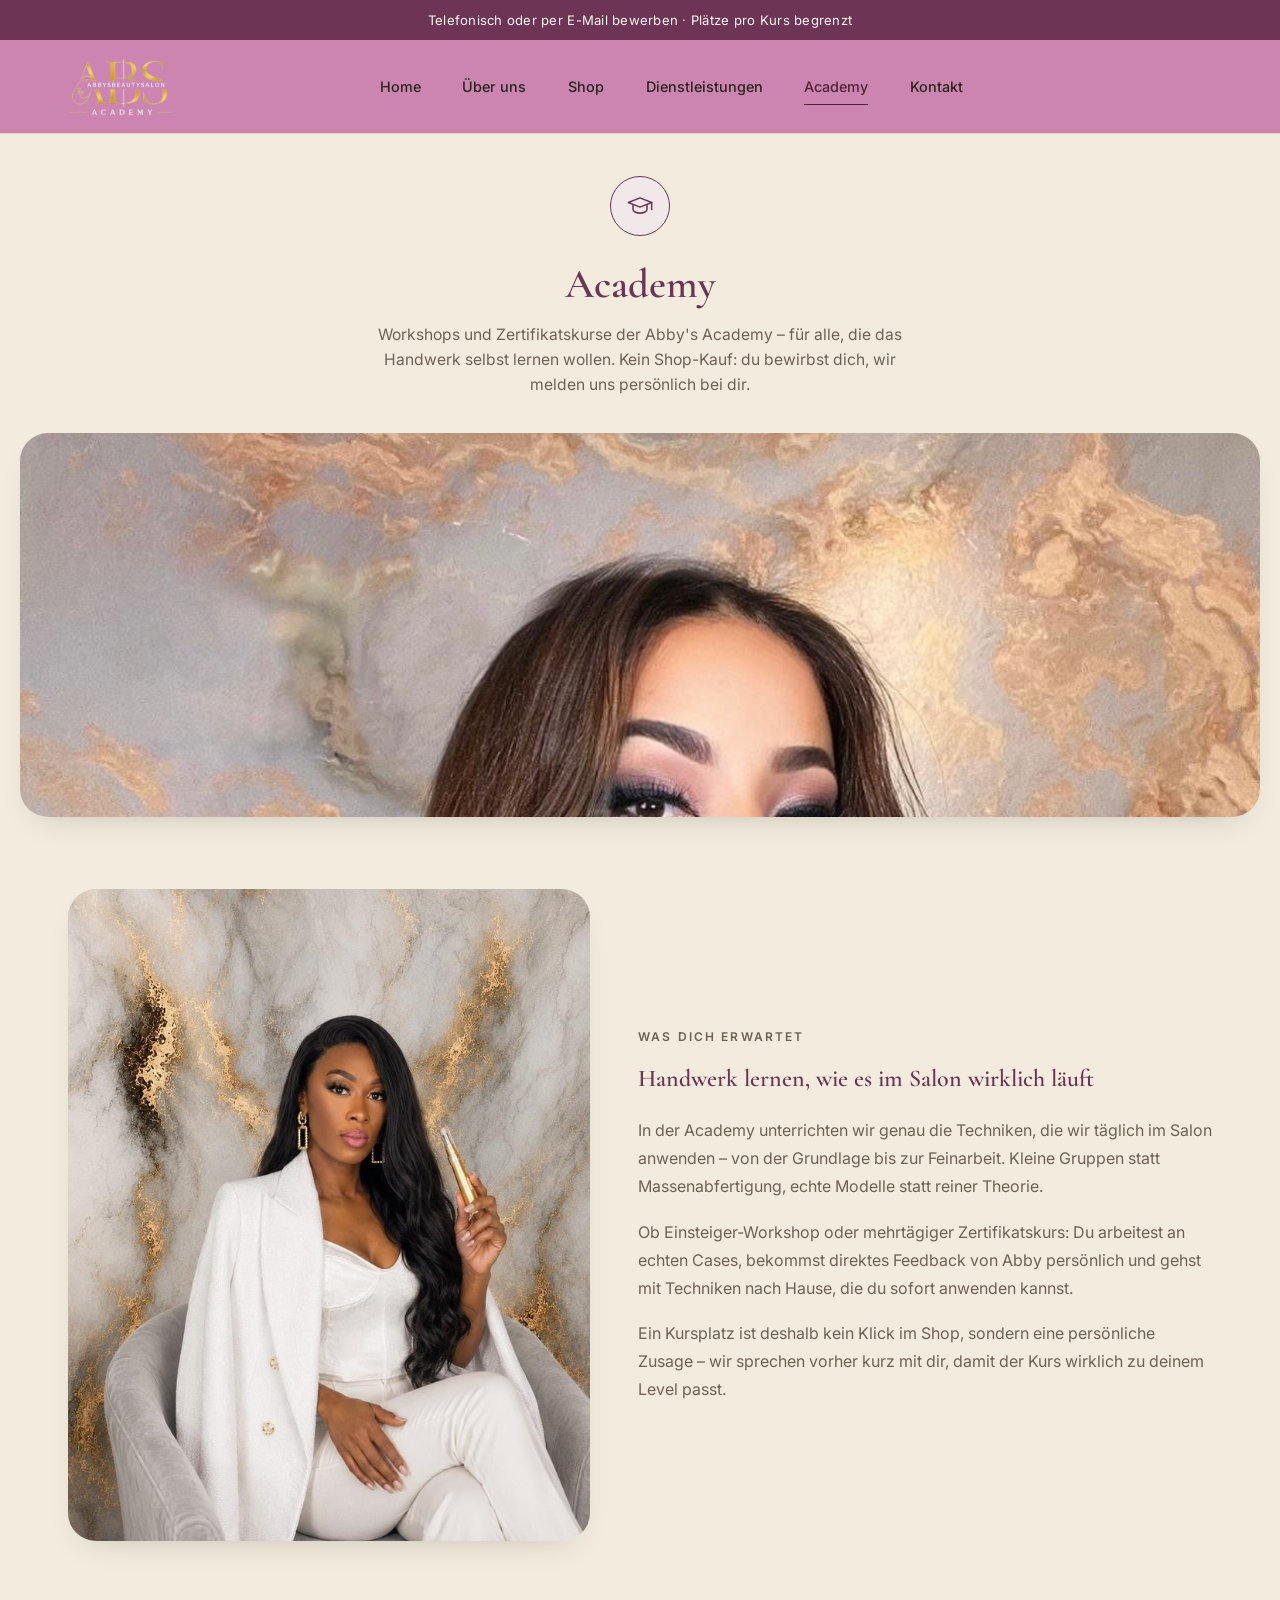
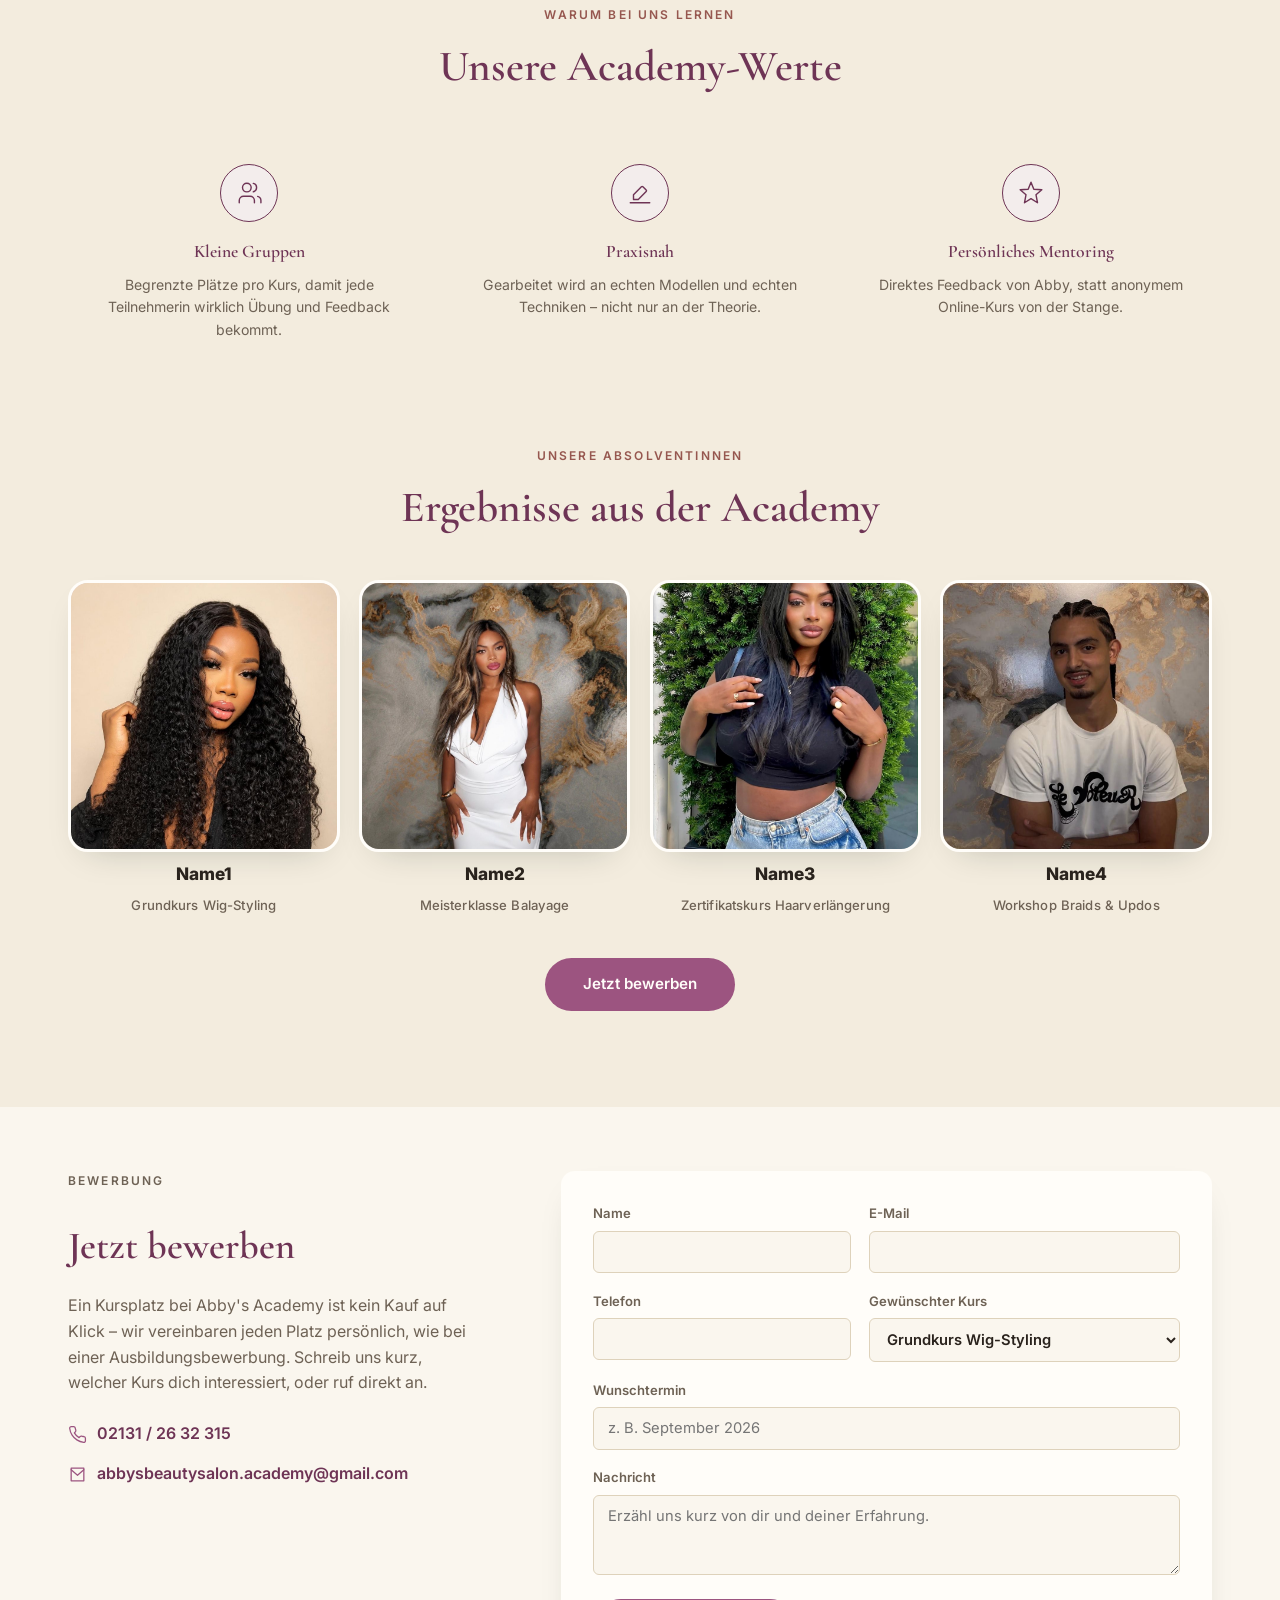
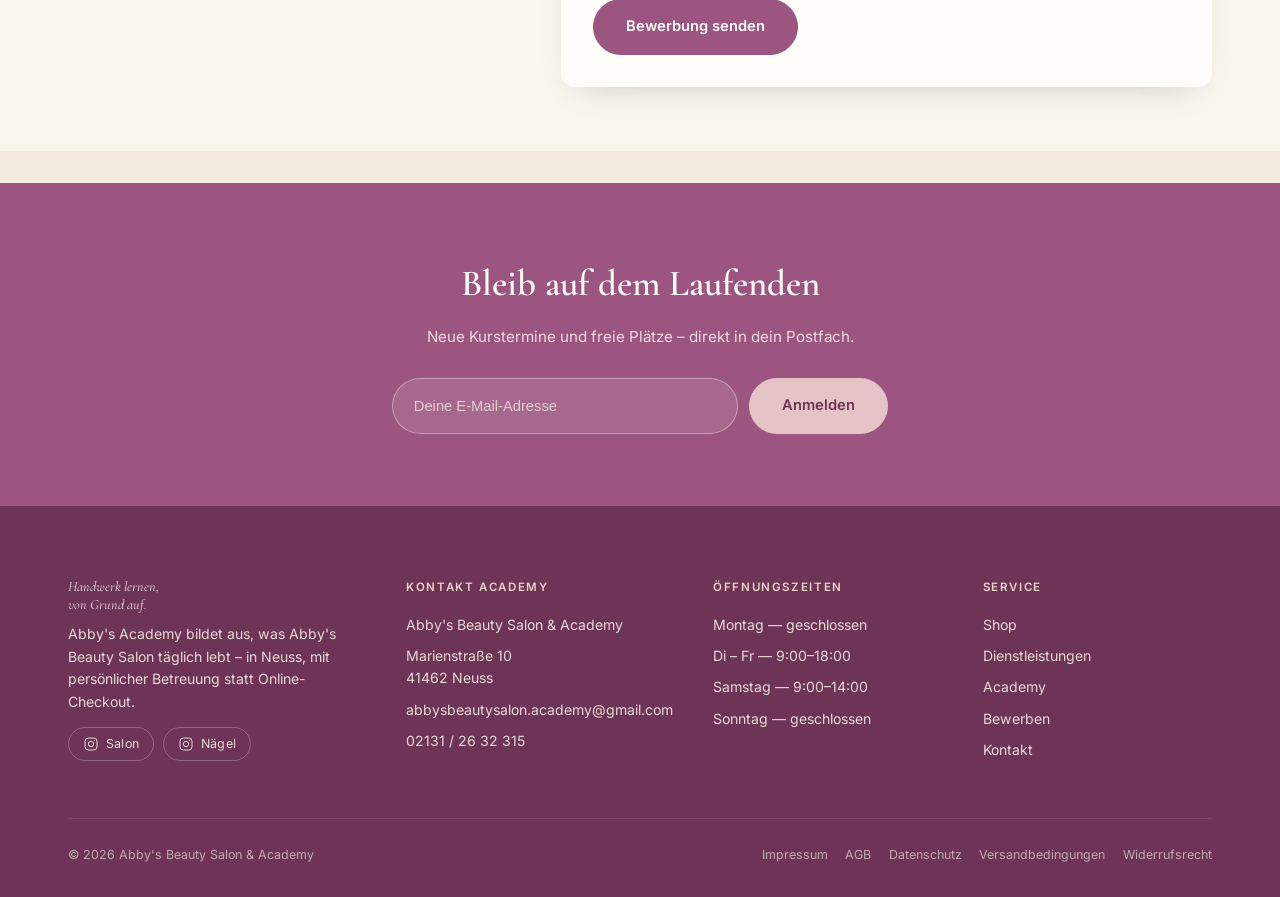
<file: kurse.html>
<!DOCTYPE html>
<html lang="de">
<head>
<meta charset="UTF-8">
<meta name="viewport" content="width=device-width, initial-scale=1.0">
<title>Academy – Abby's Beauty Salon &amp; Academy</title>
<meta name="description" content="Workshops und Zertifikatskurse der Abby's Academy in Neuss – jetzt per Telefon oder E-Mail bewerben.">
<link rel="preconnect" href="https://fonts.googleapis.com">
<link rel="preconnect" href="https://fonts.gstatic.com" crossorigin>
<link href="https://fonts.googleapis.com/css2?family=Cormorant+Garamond:ital,wght@0,400;0,500;0,600;0,700;1,500;1,600&family=Inter:wght@400;500;600;700&display=swap" rel="stylesheet">
<link rel="stylesheet" href="shop-style.css">
<style>
  /* ============ ACADEMY PINK THEME (this page only) ============ */
  body {
    --forest: #9C5480;       /* Academy pink — buttons, active states */
    --forest-dark: #6E3455;  /* Academy deep pink — headings, footer, newsletter */
    --forest-light: #CC85B1; /* Academy light pink — decorative accents */
  }
  .site-header { background: #CC85B1; }
  .mobile-nav { background: #CC85B1; }
  .header-actions { min-width: 44px; }
  .main-nav a { color: #2A231D; }
  .main-nav a:hover, .main-nav a.is-current { color: #4F2339; }
  .main-nav a::after { background: #4F2339; }
  .mobile-nav a { color: #2A231D; border-top-color: rgba(42,35,29,0.15); }
  .mobile-nav a.is-current { color: #4F2339; }
  .menu-toggle { color: #2A231D; }
  .menu-toggle:hover { background: rgba(42,35,29,0.08); }

  .course-card { background: var(--cream); border-radius: var(--radius-md); border: 1px solid var(--border); box-shadow: var(--shadow-card); overflow: hidden; display: flex; flex-direction: column; opacity: 0; transform: translateY(22px); transition: opacity .6s var(--ease), transform .6s var(--ease); }
  .course-card.is-visible { opacity: 1; transform: translateY(0); }
  .course-visual { aspect-ratio: 4 / 3; position: relative; }
  .course-visual img { width: 100%; height: 100%; object-fit: cover; }
  .course-info { padding: 1.4rem 1.5rem 1.6rem; display: flex; flex-direction: column; flex: 1; }
  .course-name { font-size: 1.28rem; margin-bottom: 0.4rem; }
  .course-desc { font-size: 0.88rem; color: var(--ink-muted); margin-bottom: 0.9rem; }
  .course-meta { display: flex; flex-wrap: wrap; gap: 0.5rem; margin-bottom: 1.1rem; }
  .course-meta span { font-size: 0.72rem; letter-spacing: 0.04em; background: var(--beige-soft); border: 1px solid var(--border); color: var(--ink-muted); padding: 0.3rem 0.65rem; border-radius: 999px; }
  .apply-cta { display: flex; justify-content: center; margin-top: 2.6rem; }
  .btn-apply { background: var(--forest); color: var(--cream); border: none; border-radius: 999px; padding: 0.9rem 2.4rem; font-size: 0.95rem; font-weight: 600; cursor: pointer; white-space: nowrap; transition: background .25s var(--ease); }
  .btn-apply:hover { background: var(--forest-dark); }

  .apply-section { background: var(--beige-soft); padding: 4rem 0; margin-top: 1rem; }
  .apply-grid { display: grid; grid-template-columns: 1fr 1.3fr; gap: 3rem; }
  .apply-intro h2 { font-size: clamp(1.8rem, 3vw, 2.4rem); margin-bottom: 1rem; }
  .apply-intro p { color: var(--ink-muted); margin-bottom: 1.6rem; max-width: 26rem; }
  .apply-contact { display: flex; flex-direction: column; gap: 0.9rem; }
  .apply-contact a { display: inline-flex; align-items: center; gap: 0.6rem; font-weight: 600; color: var(--forest-dark); }
  .apply-contact .icon { width: 19px; height: 19px; color: var(--forest); }

  .apply-form { display: grid; grid-template-columns: 1fr 1fr; gap: 1.1rem; background: var(--cream); padding: 2rem; border-radius: var(--radius-md); box-shadow: var(--shadow-card); }
  .apply-form .full { grid-column: 1 / -1; }
  .apply-form label { display: flex; flex-direction: column; gap: 0.4rem; font-size: 0.82rem; font-weight: 600; color: var(--ink-muted); }
  .apply-form input, .apply-form select, .apply-form textarea {
    border: 1px solid var(--border); border-radius: var(--radius-sm); background: var(--beige-soft);
    padding: 0.7rem 0.85rem; font-size: 0.92rem; font-family: var(--font-body); color: var(--ink);
  }
  .apply-form textarea { resize: vertical; min-height: 5rem; }
  .apply-form .btn-primary { justify-self: start; margin-top: 0.4rem; }
  .apply-success { display: none; align-items: center; gap: 0.6rem; font-weight: 600; color: var(--forest-dark); margin-top: 1rem; }
  .apply-success .icon { width: 20px; height: 20px; }

  @media (max-width: 860px) {
    .apply-grid { grid-template-columns: 1fr; }
    .apply-form { grid-template-columns: 1fr; }
  }  #courseReviewGrid { grid-template-columns: 1fr; max-width: 24rem; margin: 0 auto; }
  @media (min-width: 560px) { #courseReviewGrid { grid-template-columns: repeat(2, 1fr); max-width: 40rem; } }
  @media (min-width: 900px) { #courseReviewGrid { grid-template-columns: repeat(4, 1fr); max-width: none; } }
</style>
</head>
<body>

<a class="skip-link" href="#main">Zum Inhalt springen</a>

<div class="announce-bar">Telefonisch oder per E-Mail bewerben &middot; Plätze pro Kurs begrenzt</div>

<header class="site-header">
  <div class="header-inner container">
    <button class="menu-toggle" id="menuToggle" aria-label="Menü öffnen" aria-expanded="false" aria-controls="mobileNav">
      <svg class="icon" viewBox="0 0 24 24" fill="none" stroke="currentColor" stroke-width="1.6" stroke-linecap="round"><path d="M4 7h16M4 12h16M4 17h16"/></svg>
    </button>
    <a href="index.html" class="logo">
      <img src="bilder/logo-academy.png" alt="Abby's Academy" class="logo-img">
    </a>
    <nav class="main-nav" aria-label="Hauptnavigation">
      <a href="index.html">Home</a>
      <a href="ueber-uns.html">Über uns</a>
      <a href="shop.html">Shop</a>
      <a href="dienstleistungen.html">Dienstleistungen</a>
      <a href="kurse.html" class="is-current" aria-current="page">Academy</a>
      <a href="kontakt.html">Kontakt</a>
    </nav>
    <div class="header-actions"></div>
  </div>
  <nav class="mobile-nav" id="mobileNav" aria-label="Mobile Navigation">
    <a href="index.html">Home</a>
    <a href="ueber-uns.html">Über uns</a>
    <a href="shop.html">Shop</a>
    <a href="dienstleistungen.html">Dienstleistungen</a>
    <a href="kurse.html" class="is-current">Academy</a>
    <a href="kontakt.html">Kontakt</a>
  </nav>
</header>

<main id="main">

  <section class="category-header container">
    <div class="category-header-main">
      <div class="category-icon-badge" style="--accent:#6E3455">
        <svg class="icon" viewBox="0 0 24 24" fill="none" stroke="currentColor" stroke-width="1.3" stroke-linecap="round" stroke-linejoin="round"><path d="M2 9l10-4 10 4-10 4-10-4z"/><path d="M6 11.3v3.8c0 1.5 2.7 3 6 3s6-1.5 6-3v-3.8"/><path d="M22 9v6"/></svg>
      </div>
      <div>
        <h1 class="font-display">Academy</h1>
        <p>Workshops und Zertifikatskurse der Abby's Academy – für alle, die das Handwerk selbst lernen wollen. Kein Shop-Kauf: du bewirbst dich, wir melden uns persönlich bei dir.</p>
      </div>
    </div>
    <div class="academy-banner">
      <img src="bilder/academy-banner.jpg" alt="Abby's Academy">
    </div>
  </section>

  <section class="container">
    <div class="story-grid">
      <div class="story-media">
        <img src="bilder/gruenderin-juliana.jpg" alt="Juliana A., Gründerin von Abby's Beauty Salon &amp; Academy">
      </div>
      <div class="story-text">
        <p class="eyebrow" style="margin-bottom:0.8rem;">Was dich erwartet</p>
        <h2 class="font-display" style="margin-bottom:1.1rem;">Handwerk lernen, wie es im Salon wirklich läuft</h2>
        <p>In der Academy unterrichten wir genau die Techniken, die wir täglich im Salon anwenden – von der Grundlage bis zur Feinarbeit. Kleine Gruppen statt Massenabfertigung, echte Modelle statt reiner Theorie.</p>
        <p>Ob Einsteiger-Workshop oder mehrtägiger Zertifikatskurs: Du arbeitest an echten Cases, bekommst direktes Feedback von Abby persönlich und gehst mit Techniken nach Hause, die du sofort anwenden kannst.</p>
        <p>Ein Kursplatz ist deshalb kein Klick im Shop, sondern eine persönliche Zusage – wir sprechen vorher kurz mit dir, damit der Kurs wirklich zu deinem Level passt.</p>
      </div>
    </div>
  </section>

  <section class="shop-section container">
    <div class="shop-heading">
      <p class="eyebrow">Warum bei uns lernen</p>
      <h2 class="font-display">Unsere Academy-Werte</h2>
    </div>
    <div class="values-grid">
      <div class="value-card" style="--accent:#6E3455">
        <div class="value-icon">
          <svg class="icon" viewBox="0 0 24 24" fill="none" stroke="currentColor" stroke-width="1.3" stroke-linecap="round" stroke-linejoin="round"><path d="M17 21v-2a4 4 0 0 0-4-4H7a4 4 0 0 0-4 4v2"/><circle cx="10" cy="7" r="4"/><path d="M23 21v-2a4 4 0 0 0-3-3.87"/><path d="M16 3.13a4 4 0 0 1 0 7.75"/></svg>
        </div>
        <h3 class="font-display">Kleine Gruppen</h3>
        <p>Begrenzte Plätze pro Kurs, damit jede Teilnehmerin wirklich Übung und Feedback bekommt.</p>
      </div>
      <div class="value-card" style="--accent:#6E3455">
        <div class="value-icon">
          <svg class="icon" viewBox="0 0 24 24" fill="none" stroke="currentColor" stroke-width="1.3" stroke-linecap="round" stroke-linejoin="round"><path d="M14.7 6.3a1 1 0 0 0-1.4 0L6 13.6V18h4.4l7.3-7.3a1 1 0 0 0 0-1.4l-3-3z"/><path d="M3 21h18"/></svg>
        </div>
        <h3 class="font-display">Praxisnah</h3>
        <p>Gearbeitet wird an echten Modellen und echten Techniken – nicht nur an der Theorie.</p>
      </div>
      <div class="value-card" style="--accent:#6E3455">
        <div class="value-icon">
          <svg class="icon" viewBox="0 0 24 24" fill="none" stroke="currentColor" stroke-width="1.3" stroke-linecap="round" stroke-linejoin="round"><path d="M12 2l2.6 6.6L22 9l-5.4 4.6L18 21l-6-3.8L6 21l1.4-7.4L2 9l7.4-.4z"/></svg>
        </div>
        <h3 class="font-display">Persönliches Mentoring</h3>
        <p>Direktes Feedback von Abby, statt anonymem Online-Kurs von der Stange.</p>
      </div>
    </div>
  </section>

  <section class="shop-section container">
    <div class="shop-heading">
      <p class="eyebrow">Unsere Absolventinnen</p>
      <h2 class="font-display">Ergebnisse aus der Academy</h2>
    </div>
    <div class="review-grid" id="courseReviewGrid"></div>
    <div class="apply-cta">
      <button class="btn-apply" type="button" id="applyGeneralBtn">Jetzt bewerben</button>
    </div>
  </section>

  <section class="apply-section" id="bewerbung">
    <div class="container apply-grid">
      <div class="apply-intro">
        <p class="eyebrow">Bewerbung</p>
        <h2 class="font-display">Jetzt bewerben</h2>
        <p>Ein Kursplatz bei Abby's Academy ist kein Kauf auf Klick – wir vereinbaren jeden Platz persönlich, wie bei einer Ausbildungsbewerbung. Schreib uns kurz, welcher Kurs dich interessiert, oder ruf direkt an.</p>
        <div class="apply-contact">
          <a href="tel:+4921312632315">
            <svg class="icon" viewBox="0 0 24 24" fill="none" stroke="currentColor" stroke-width="1.6" stroke-linecap="round" stroke-linejoin="round"><path d="M22 16.9v3a2 2 0 0 1-2.2 2 19.8 19.8 0 0 1-8.6-3.1 19.5 19.5 0 0 1-6-6 19.8 19.8 0 0 1-3.1-8.7A2 2 0 0 1 4.1 2h3a2 2 0 0 1 2 1.7c.1.9.4 1.9.7 2.7a2 2 0 0 1-.4 2.1L8 9.9a16 16 0 0 0 6 6l1.4-1.4a2 2 0 0 1 2.1-.4c.9.3 1.8.6 2.7.7a2 2 0 0 1 1.8 2z"/></svg>
            02131 / 26 32 315
          </a>
          <a href="mailto:abbysbeautysalon.academy@gmail.com">
            <svg class="icon" viewBox="0 0 24 24" fill="none" stroke="currentColor" stroke-width="1.6" stroke-linecap="round" stroke-linejoin="round"><path d="M4 4h16v16H4z"/><path d="M4 6l8 7 8-7"/></svg>
            abbysbeautysalon.academy@gmail.com
          </a>
        </div>
      </div>

      <form class="apply-form" id="applyForm" method="POST">
        <input type="hidden" name="subject" value="Neue Academy-Bewerbung über die Website">
        <input type="hidden" name="from_name" value="Abby's Academy Website">
        <p hidden><label>Bitte nicht ausfüllen: <input name="botcheck"></label></p>
        <label>Name
          <input type="text" name="name" id="applyName" required>
        </label>
        <label>E-Mail
          <input type="email" name="email" required>
        </label>
        <label>Telefon
          <input type="tel" name="phone">
        </label>
        <label>Gewünschter Kurs
          <select name="kurs" id="kursSelect">
            <option>Grundkurs Wig-Styling</option>
            <option>Meisterklasse Balayage</option>
            <option>Zertifikatskurs Haarverlängerung</option>
            <option>Workshop Braids &amp; Updos</option>
            <option>Privatstunde mit Abby</option>
            <option>Unverbindliches Beratungsgespräch</option>
          </select>
        </label>
        <label class="full">Wunschtermin
          <input type="text" name="termin" placeholder="z. B. September 2026">
        </label>
        <label class="full">Nachricht
          <textarea name="message" placeholder="Erzähl uns kurz von dir und deiner Erfahrung."></textarea>
        </label>
        <div class="full">
          <button type="submit" class="btn-primary">Bewerbung senden</button>
          <p class="apply-success" id="applySuccess">
            <svg class="icon" viewBox="0 0 24 24" fill="none" stroke="currentColor" stroke-width="2" stroke-linecap="round" stroke-linejoin="round"><path d="M5 12l5 5L20 7"/></svg>
            Vielen Dank! Deine Bewerbung ist bei uns eingegangen – wir melden uns persönlich bei dir.
          </p>
        </div>
      </form>
    </div>
  </section>

  <section class="newsletter">
    <div class="newsletter-inner">
      <h2 class="font-display">Bleib auf dem Laufenden</h2>
      <p>Neue Kurstermine und freie Plätze – direkt in dein Postfach.</p>
      <form class="newsletter-form" id="newsletterForm">
        <input type="email" required placeholder="Deine E-Mail-Adresse" aria-label="E-Mail-Adresse" id="newsletterEmail">
        <button type="submit" class="btn-primary">Anmelden</button>
      </form>
      <p class="newsletter-success" id="newsletterSuccess">
        <svg class="icon" viewBox="0 0 24 24" fill="none" stroke="currentColor" stroke-width="2" stroke-linecap="round" stroke-linejoin="round"><path d="M5 12l5 5L20 7"/></svg>
        Danke! Du bist jetzt Teil der Abby's Community.
      </p>
    </div>
  </section>

</main>

<footer class="site-footer">
  <div class="container">
    <div class="footer-grid">
      <div class="footer-col">
        <p class="footer-brand-statement">Handwerk lernen,<br>von Grund auf.</p>
        <p class="footer-tagline">Abby's Academy bildet aus, was Abby's Beauty Salon täglich lebt – in Neuss, mit persönlicher Betreuung statt Online-Checkout.</p>
        <div class="footer-social">
          <a href="https://www.instagram.com/abbys.beautysalon/" aria-label="Instagram – Salon" title="Instagram – Salon" target="_blank" rel="noopener"><svg class="icon" viewBox="0 0 24 24" fill="none" stroke="currentColor" stroke-width="1.5"><rect x="3" y="3" width="18" height="18" rx="5"/><circle cx="12" cy="12" r="4"/><circle cx="17.3" cy="6.7" r="0.9" fill="currentColor" stroke="none"/></svg><span>Salon</span></a>
          <a href="https://www.instagram.com/abbys.beautysalonnails/" aria-label="Instagram – Nägel" title="Instagram – Nägel" target="_blank" rel="noopener"><svg class="icon" viewBox="0 0 24 24" fill="none" stroke="currentColor" stroke-width="1.5"><rect x="3" y="3" width="18" height="18" rx="5"/><circle cx="12" cy="12" r="4"/><circle cx="17.3" cy="6.7" r="0.9" fill="currentColor" stroke="none"/></svg><span>Nägel</span></a>
        </div>
      </div>
      <div class="footer-col">
        <h3>Kontakt Academy</h3>
        <p>Abby's Beauty Salon &amp; Academy</p>
        <p>Marienstraße 10<br>41462 Neuss</p>
        <a href="mailto:abbysbeautysalon.academy@gmail.com">abbysbeautysalon.academy@gmail.com</a>
        <a href="tel:+4921312632315">02131 / 26 32 315</a>
      </div>
      <div class="footer-col">
        <h3>Öffnungszeiten</h3>
        <p>Montag — geschlossen</p>
        <p>Di – Fr — 9:00–18:00</p>
        <p>Samstag — 9:00–14:00</p>
        <p>Sonntag — geschlossen</p>
      </div>
      <div class="footer-col">
        <h3>Service</h3>
        <a href="shop.html">Shop</a>
        <a href="dienstleistungen.html">Dienstleistungen</a>
        <a href="kurse.html">Academy</a>
        <a href="#bewerbung">Bewerben</a>
        <a href="kontakt.html">Kontakt</a>
      </div>
    </div>
    <div class="footer-bottom">
      <span>&copy; 2026 Abby's Beauty Salon &amp; Academy</span>
      <div class="footer-legal">
        <a href="impressum.html">Impressum</a>
        <a href="agb.html">AGB</a>
        <a href="datenschutz.html">Datenschutz</a>
        <a href="versand.html">Versandbedingungen</a>
        <a href="widerruf.html">Widerrufsrecht</a>
      </div>
    </div>
  </div>
</footer>

<script src="shop-cart.js"></script>
<script>
(function () {
  var RESULTS = [
    { name: 'Name1', label: 'Grundkurs Wig-Styling', accent: '#6E3455', img: 'bilder/kurs-grundkurs-bob.jpg' },
    { name: 'Name2', label: 'Meisterklasse Balayage', accent: '#6E3455', img: 'bilder/kurs-balayage.jpg' },
    { name: 'Name3', label: 'Zertifikatskurs Haarverlängerung', accent: '#6E3455', img: 'bilder/kurs-ergebnis-haarverlaengerung.jpg' },
    { name: 'Name4', label: 'Workshop Braids &amp; Updos', accent: '#6E3455', img: 'bilder/kurs-braids.jpg' }
  ];

  function esc(s) { return String(s).replace(/&/g,'&amp;').replace(/</g,'&lt;').replace(/>/g,'&gt;').replace(/"/g,'&quot;'); }

  function resultCardHTML(r) {
    return '<div class="review-card">' +
      '<div class="review-photo" style="--accent:' + r.accent + '"><img src="' + esc(r.img) + '" alt="' + esc(r.name) + '" loading="lazy"></div>' +
      '<p class="review-name">' + esc(r.name) + '</p>' +
      '<span class="review-product">' + r.label + '</span>' +
    '</div>';
  }

  var grid = document.getElementById('courseReviewGrid');
  grid.innerHTML = RESULTS.map(resultCardHTML).join('');

  var obs = new IntersectionObserver(function (entries) {
    entries.forEach(function (e) { if (e.isIntersecting) { e.target.classList.add('is-visible'); obs.unobserve(e.target); } });
  }, { threshold: 0.12 });
  document.querySelectorAll('.review-card').forEach(function (c) { obs.observe(c); });

  document.getElementById('applyGeneralBtn').addEventListener('click', function () {
    document.getElementById('bewerbung').scrollIntoView({ behavior: 'smooth', block: 'start' });
    setTimeout(function () { document.getElementById('applyName').focus(); }, 500);
  });

  /* ===================================================================
     HIER DEINEN WEB3FORMS-SCHLÜSSEL EINTRAGEN (derselbe wie in kontakt.html)
     =================================================================== */
  var WEB3FORMS_KEY = 'ed5e28d5-938b-4394-91a6-677811a86302';

  document.getElementById('applyForm').addEventListener('submit', function (e) {
    e.preventDefault();
    var form = e.target;
    var f = form;

    // Fallback: kein Schlüssel hinterlegt -> wie bisher per E-Mail-Programm
    if (!WEB3FORMS_KEY) {
      var subject = 'Bewerbung Academy-Kurs: ' + f.kurs.value;
      var body = 'Name: ' + f.name.value + '\nE-Mail: ' + f.email.value + '\nTelefon: ' + f.phone.value +
        '\nGewünschter Kurs: ' + f.kurs.value + '\nWunschtermin: ' + f.termin.value +
        '\n\nNachricht:\n' + f.message.value;
      window.location.href = 'mailto:abbysbeautysalon.academy@gmail.com?subject=' +
        encodeURIComponent(subject) + '&body=' + encodeURIComponent(body);
      document.getElementById('applySuccess').style.display = 'flex';
      return;
    }

    var btn = form.querySelector('button[type="submit"]');
    var originalLabel = btn.textContent;
    btn.disabled = true;
    btn.textContent = 'Wird gesendet…';

    var data = new FormData(form);
    data.append('access_key', WEB3FORMS_KEY);

    fetch('https://api.web3forms.com/submit', {
      method: 'POST',
      headers: { 'Accept': 'application/json' },
      body: data
    }).then(function (res) { return res.json(); })
      .then(function (json) {
        if (!json.success) throw new Error(json.message || 'Fehler');
        form.reset();
        document.getElementById('applySuccess').style.display = 'flex';
        btn.textContent = originalLabel;
        btn.disabled = false;
      }).catch(function () {
        btn.textContent = originalLabel;
        btn.disabled = false;
        alert('Das Senden hat leider nicht geklappt. Bitte schreib uns direkt an abbysbeautysalon.academy@gmail.com oder ruf uns an: 02131 / 26 32 315');
      });
  });
})();
</script>
</body>
</html>
</file>
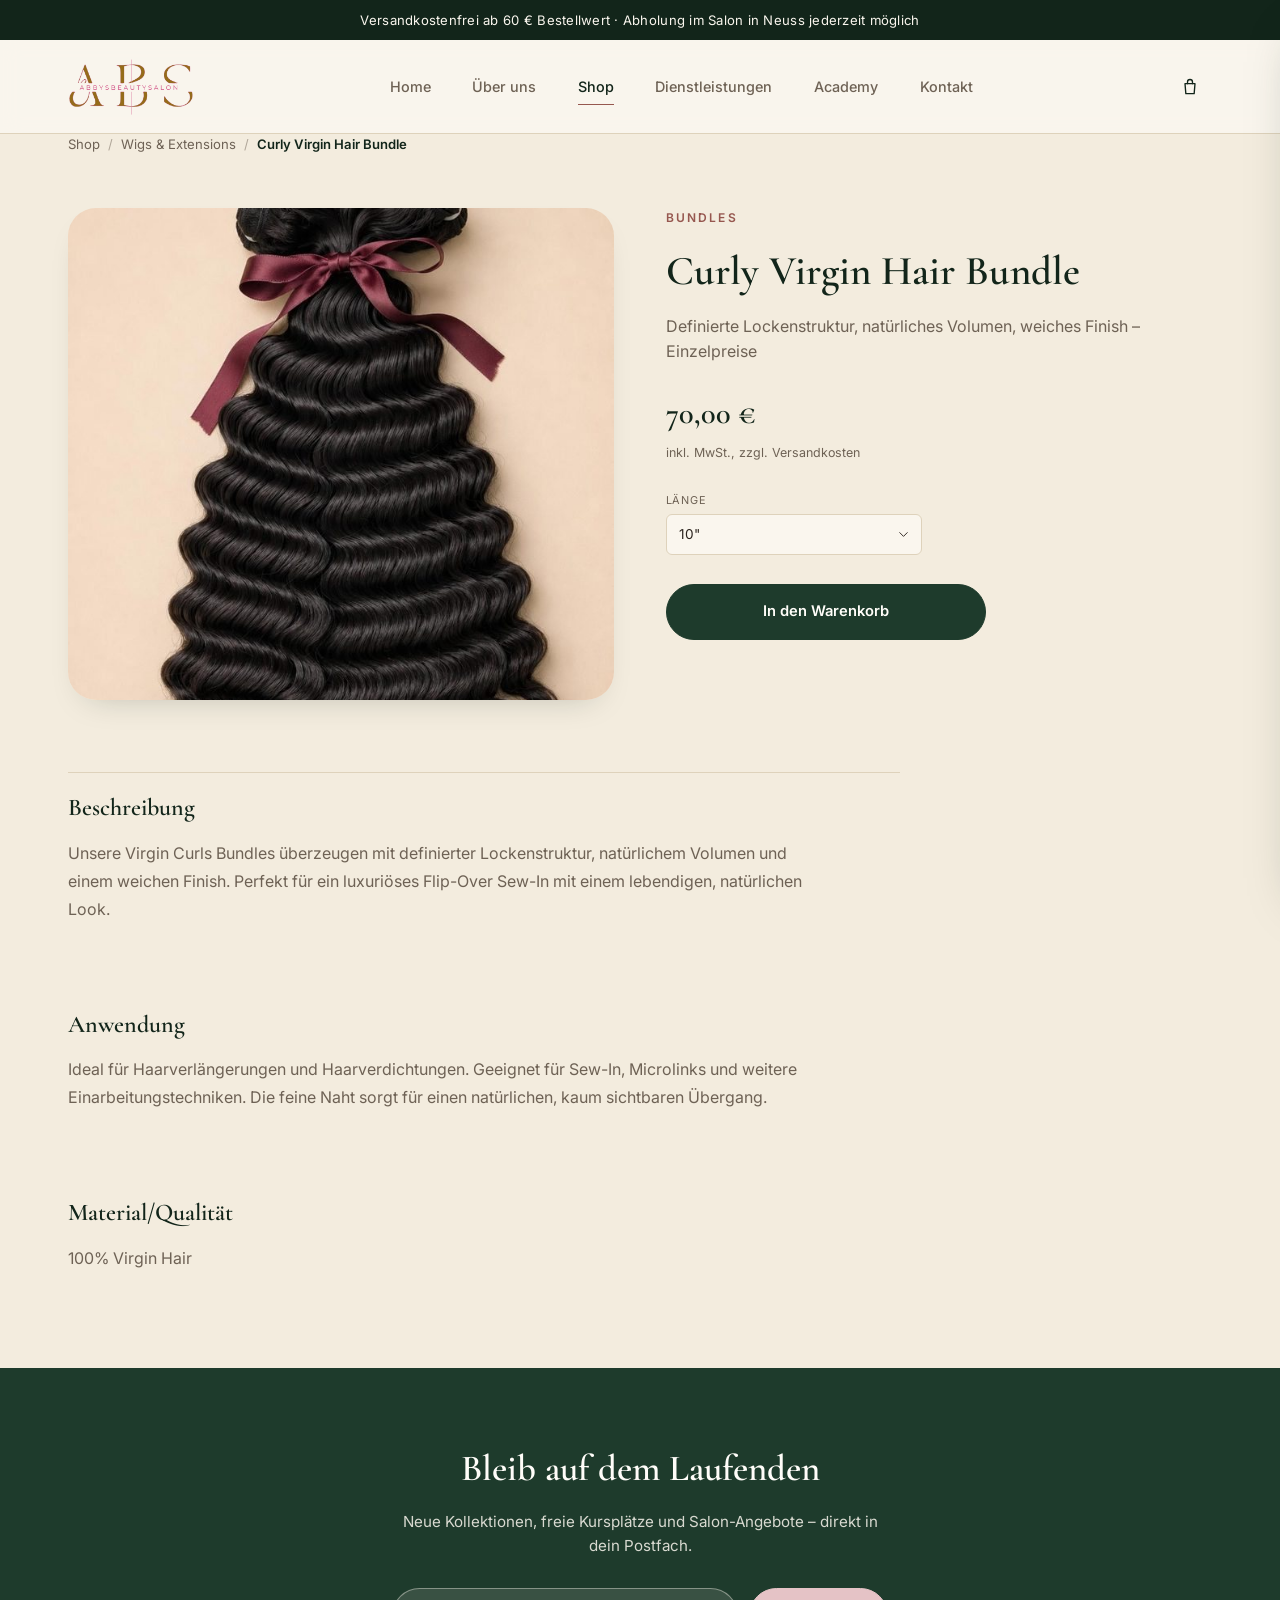
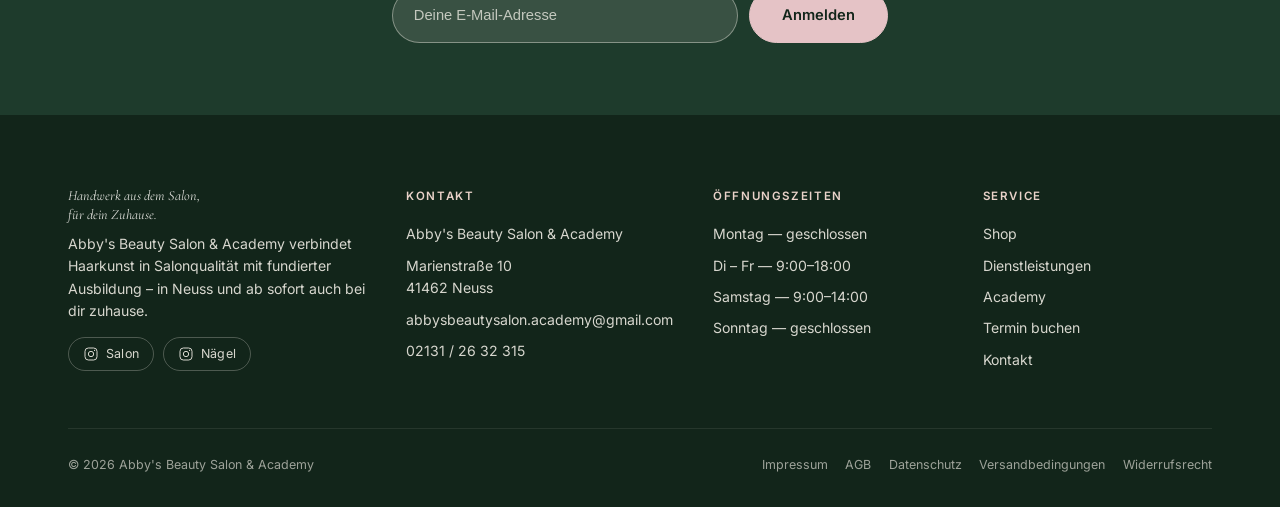
<file: produkt-curly-virgin-hair.html>
<!DOCTYPE html>
<html lang="de">
<head>
<meta charset="UTF-8">
<meta name="viewport" content="width=device-width, initial-scale=1.0">
<title>Curly Virgin Hair Bundle – Abby's Beauty Salon &amp; Academy</title>
<meta name="description" content="Curly Virgin Hair Bundle – definierte Lockenstruktur, natürliches Volumen, weiches Finish. Ab 70,00 €.">
<link rel="preconnect" href="https://fonts.googleapis.com">
<link rel="preconnect" href="https://fonts.gstatic.com" crossorigin>
<link href="https://fonts.googleapis.com/css2?family=Cormorant+Garamond:ital,wght@0,400;0,500;0,600;0,700;1,500;1,600&family=Inter:wght@400;500;600;700&display=swap" rel="stylesheet">
<link rel="stylesheet" href="shop-style.css">
</head>
<body>

<a class="skip-link" href="#main">Zum Inhalt springen</a>

<div class="announce-bar">Versandkostenfrei ab 60&nbsp;€ Bestellwert &middot; Abholung im Salon in Neuss jederzeit möglich</div>

<header class="site-header">
  <div class="header-inner container">
    <button class="menu-toggle" id="menuToggle" aria-label="Menü öffnen" aria-expanded="false" aria-controls="mobileNav">
      <svg class="icon" viewBox="0 0 24 24" fill="none" stroke="currentColor" stroke-width="1.6" stroke-linecap="round"><path d="M4 7h16M4 12h16M4 17h16"/></svg>
    </button>
    <a href="index.html" class="logo">
      <img src="bilder/logo.png" alt="Abby's Beauty Salon &amp; Academy" class="logo-img">
    </a>
    <nav class="main-nav" aria-label="Hauptnavigation">
      <a href="index.html">Home</a>
      <a href="ueber-uns.html">Über uns</a>
      <a href="shop.html" class="is-current" aria-current="page">Shop</a>
      <a href="dienstleistungen.html">Dienstleistungen</a>
      <a href="kurse.html">Academy</a>
      <a href="kontakt.html">Kontakt</a>
    </nav>
    <div class="header-actions">
      <button class="cart-toggle" id="cartToggle" aria-label="Warenkorb öffnen">
        <svg class="icon" viewBox="0 0 24 24" fill="none" stroke="currentColor" stroke-width="1.6" stroke-linecap="round" stroke-linejoin="round"><path d="M6 8h12l-1 12H7L6 8z"/><path d="M9 8V6a3 3 0 0 1 6 0v2"/></svg>
        <span class="cart-badge" id="cartBadge" style="display:none;">0</span>
      </button>
    </div>
  </div>
  <nav class="mobile-nav" id="mobileNav" aria-label="Mobile Navigation">
    <a href="index.html">Home</a>
    <a href="ueber-uns.html">Über uns</a>
    <a href="shop.html" class="is-current">Shop</a>
    <a href="dienstleistungen.html">Dienstleistungen</a>
    <a href="kurse.html">Academy</a>
    <a href="kontakt.html">Kontakt</a>
  </nav>
</header>

<div class="cart-overlay" id="cartOverlay"></div>
<aside class="cart-drawer" id="cartDrawer" aria-hidden="true" aria-label="Warenkorb">
  <div class="cart-drawer-head">
    <h2 class="font-display">Warenkorb</h2>
    <button class="cart-close" id="cartClose" aria-label="Warenkorb schließen">
      <svg class="icon" viewBox="0 0 24 24" fill="none" stroke="currentColor" stroke-width="1.6" stroke-linecap="round"><path d="M6 6l12 12M18 6L6 18"/></svg>
    </button>
  </div>
  <div class="cart-body" id="cartBody"></div>
  <div class="cart-footer">
    <div class="cart-total-row"><span>Gesamt</span><span id="cartTotal">0,00 €</span></div>
    <a href="checkout.html" class="btn-primary cart-checkout is-disabled" id="checkoutBtn">Zur Kasse</a>
  </div>
</aside>

<main id="main">

  <section class="container">
    <nav class="breadcrumb" aria-label="Breadcrumb">
      <a href="shop.html">Shop</a><span class="sep">/</span>
      <a href="shop-wigs.html">Wigs &amp; Extensions</a><span class="sep">/</span>
      <span class="current">Curly Virgin Hair Bundle</span>
    </nav>

    <div class="product-detail">
      <div class="product-detail-media">
        <img src="bilder/wig-wavy-bundle.jpg" alt="Curly Virgin Hair Bundle">
      </div>
      <div class="product-detail-info">
        <p class="eyebrow">Bundles</p>
        <h1 class="font-display">Curly Virgin Hair Bundle</h1>
        <p class="product-detail-tagline">Definierte Lockenstruktur, natürliches Volumen, weiches Finish – Einzelpreise</p>

        <div class="product-detail-price" id="detailPrice">70,00 €</div>
        <p class="product-detail-vat-note">inkl. MwSt., zzgl. Versandkosten</p>

        <label class="variant-row product-detail-variant">
          <span class="variant-label">Länge</span>
          <select class="variant-select" id="lengthSelect">
            <option value="10&quot;" data-price="70">10"</option>
            <option value="12&quot;" data-price="70">12"</option>
            <option value="14&quot;" data-price="70">14"</option>
            <option value="16&quot;" data-price="70">16"</option>
            <option value="18&quot;" data-price="70">18"</option>
            <option value="20&quot;" data-price="140">20"</option>
            <option value="22&quot;" data-price="140">22"</option>
            <option value="24&quot;" data-price="140">24"</option>
            <option value="26&quot;" data-price="140">26"</option>
            <option value="28&quot;" data-price="140">28"</option>
            <option value="30&quot;" data-price="140">30"</option>
          </select>
        </label>

        <button class="btn-primary product-detail-add" type="button" id="detailAddBtn">In den Warenkorb</button>
      </div>
    </div>

    <div class="product-sections">
      <div class="product-section">
        <h2 class="font-display">Beschreibung</h2>
        <p>Unsere Virgin Curls Bundles überzeugen mit definierter Lockenstruktur, natürlichem Volumen und einem weichen Finish. Perfekt für ein luxuriöses Flip-Over Sew-In mit einem lebendigen, natürlichen Look.</p>
      </div>
      <div class="product-section">
        <h2 class="font-display">Anwendung</h2>
        <p>Ideal für Haarverlängerungen und Haarverdichtungen. Geeignet für Sew-In, Microlinks und weitere Einarbeitungstechniken. Die feine Naht sorgt für einen natürlichen, kaum sichtbaren Übergang.</p>
      </div>
      <div class="product-section">
        <h2 class="font-display">Material/Qualität</h2>
        <p>100% Virgin Hair</p>
      </div>
    </div>
  </section>

  <section class="newsletter">
    <div class="newsletter-inner">
      <h2 class="font-display">Bleib auf dem Laufenden</h2>
      <p>Neue Kollektionen, freie Kursplätze und Salon-Angebote – direkt in dein Postfach.</p>
      <form class="newsletter-form" id="newsletterForm">
        <input type="email" required placeholder="Deine E-Mail-Adresse" aria-label="E-Mail-Adresse" id="newsletterEmail">
        <button type="submit" class="btn-primary">Anmelden</button>
      </form>
      <p class="newsletter-success" id="newsletterSuccess">
        <svg class="icon" viewBox="0 0 24 24" fill="none" stroke="currentColor" stroke-width="2" stroke-linecap="round" stroke-linejoin="round"><path d="M5 12l5 5L20 7"/></svg>
        Danke! Du bist jetzt Teil der Abby's Community.
      </p>
    </div>
  </section>

</main>

<footer class="site-footer">
  <div class="container">
    <div class="footer-grid">
      <div class="footer-col">
        <p class="footer-brand-statement">Handwerk aus dem Salon,<br>für dein Zuhause.</p>
        <p class="footer-tagline">Abby's Beauty Salon &amp; Academy verbindet Haarkunst in Salonqualität mit fundierter Ausbildung – in Neuss und ab sofort auch bei dir zuhause.</p>
        <div class="footer-social">
          <a href="https://www.instagram.com/abbys.beautysalon/" aria-label="Instagram – Salon" title="Instagram – Salon" target="_blank" rel="noopener"><svg class="icon" viewBox="0 0 24 24" fill="none" stroke="currentColor" stroke-width="1.5"><rect x="3" y="3" width="18" height="18" rx="5"/><circle cx="12" cy="12" r="4"/><circle cx="17.3" cy="6.7" r="0.9" fill="currentColor" stroke="none"/></svg><span>Salon</span></a>
          <a href="https://www.instagram.com/abbys.beautysalonnails/" aria-label="Instagram – Nägel" title="Instagram – Nägel" target="_blank" rel="noopener"><svg class="icon" viewBox="0 0 24 24" fill="none" stroke="currentColor" stroke-width="1.5"><rect x="3" y="3" width="18" height="18" rx="5"/><circle cx="12" cy="12" r="4"/><circle cx="17.3" cy="6.7" r="0.9" fill="currentColor" stroke="none"/></svg><span>Nägel</span></a>
        </div>
      </div>
      <div class="footer-col">
        <h3>Kontakt</h3>
        <p>Abby's Beauty Salon &amp; Academy</p>
        <p>Marienstraße 10<br>41462 Neuss</p>
        <a href="mailto:abbysbeautysalon.academy@gmail.com">abbysbeautysalon.academy@gmail.com</a>
        <a href="tel:+4921312632315">02131 / 26 32 315</a>
      </div>
      <div class="footer-col">
        <h3>Öffnungszeiten</h3>
        <p>Montag — geschlossen</p>
        <p>Di – Fr — 9:00–18:00</p>
        <p>Samstag — 9:00–14:00</p>
        <p>Sonntag — geschlossen</p>
      </div>
      <div class="footer-col">
        <h3>Service</h3>
        <a href="shop.html">Shop</a>
        <a href="dienstleistungen.html">Dienstleistungen</a>
        <a href="kurse.html">Academy</a>
        <a href="kontakt.html">Termin buchen</a>
        <a href="kontakt.html">Kontakt</a>
      </div>
    </div>
    <div class="footer-bottom">
      <span>&copy; 2026 Abby's Beauty Salon &amp; Academy</span>
      <div class="footer-legal">
        <a href="impressum.html">Impressum</a>
        <a href="agb.html">AGB</a>
        <a href="datenschutz.html">Datenschutz</a>
        <a href="versand.html">Versandbedingungen</a>
        <a href="widerruf.html">Widerrufsrecht</a>
      </div>
    </div>
  </div>
</footer>

<script src="shop-cart.js"></script>
<script>
  var lengthSelect = document.getElementById('lengthSelect');
  var detailPrice = document.getElementById('detailPrice');
  var detailAddBtn = document.getElementById('detailAddBtn');

  function currentPrice() {
    return Number(lengthSelect.selectedOptions[0].dataset.price);
  }
  function refreshPrice() {
    detailPrice.textContent = formatPrice(currentPrice());
  }
  lengthSelect.addEventListener('change', refreshPrice);

  detailAddBtn.addEventListener('click', function () {
    var product = {
      id: 'w7-' + lengthSelect.value.replace('"', ''),
      cat: 'wigs',
      name: 'Curly Virgin Hair Bundle',
      price: currentPrice(),
      img: 'bilder/wig-wavy-bundle.jpg'
    };
    addToCart(product, 'Länge: ' + lengthSelect.value);
    detailAddBtn.textContent = 'Hinzugefügt';
    setTimeout(function () { detailAddBtn.textContent = 'In den Warenkorb'; }, 1200);
    openCart();
  });
</script>
</body>
</html>
</file>
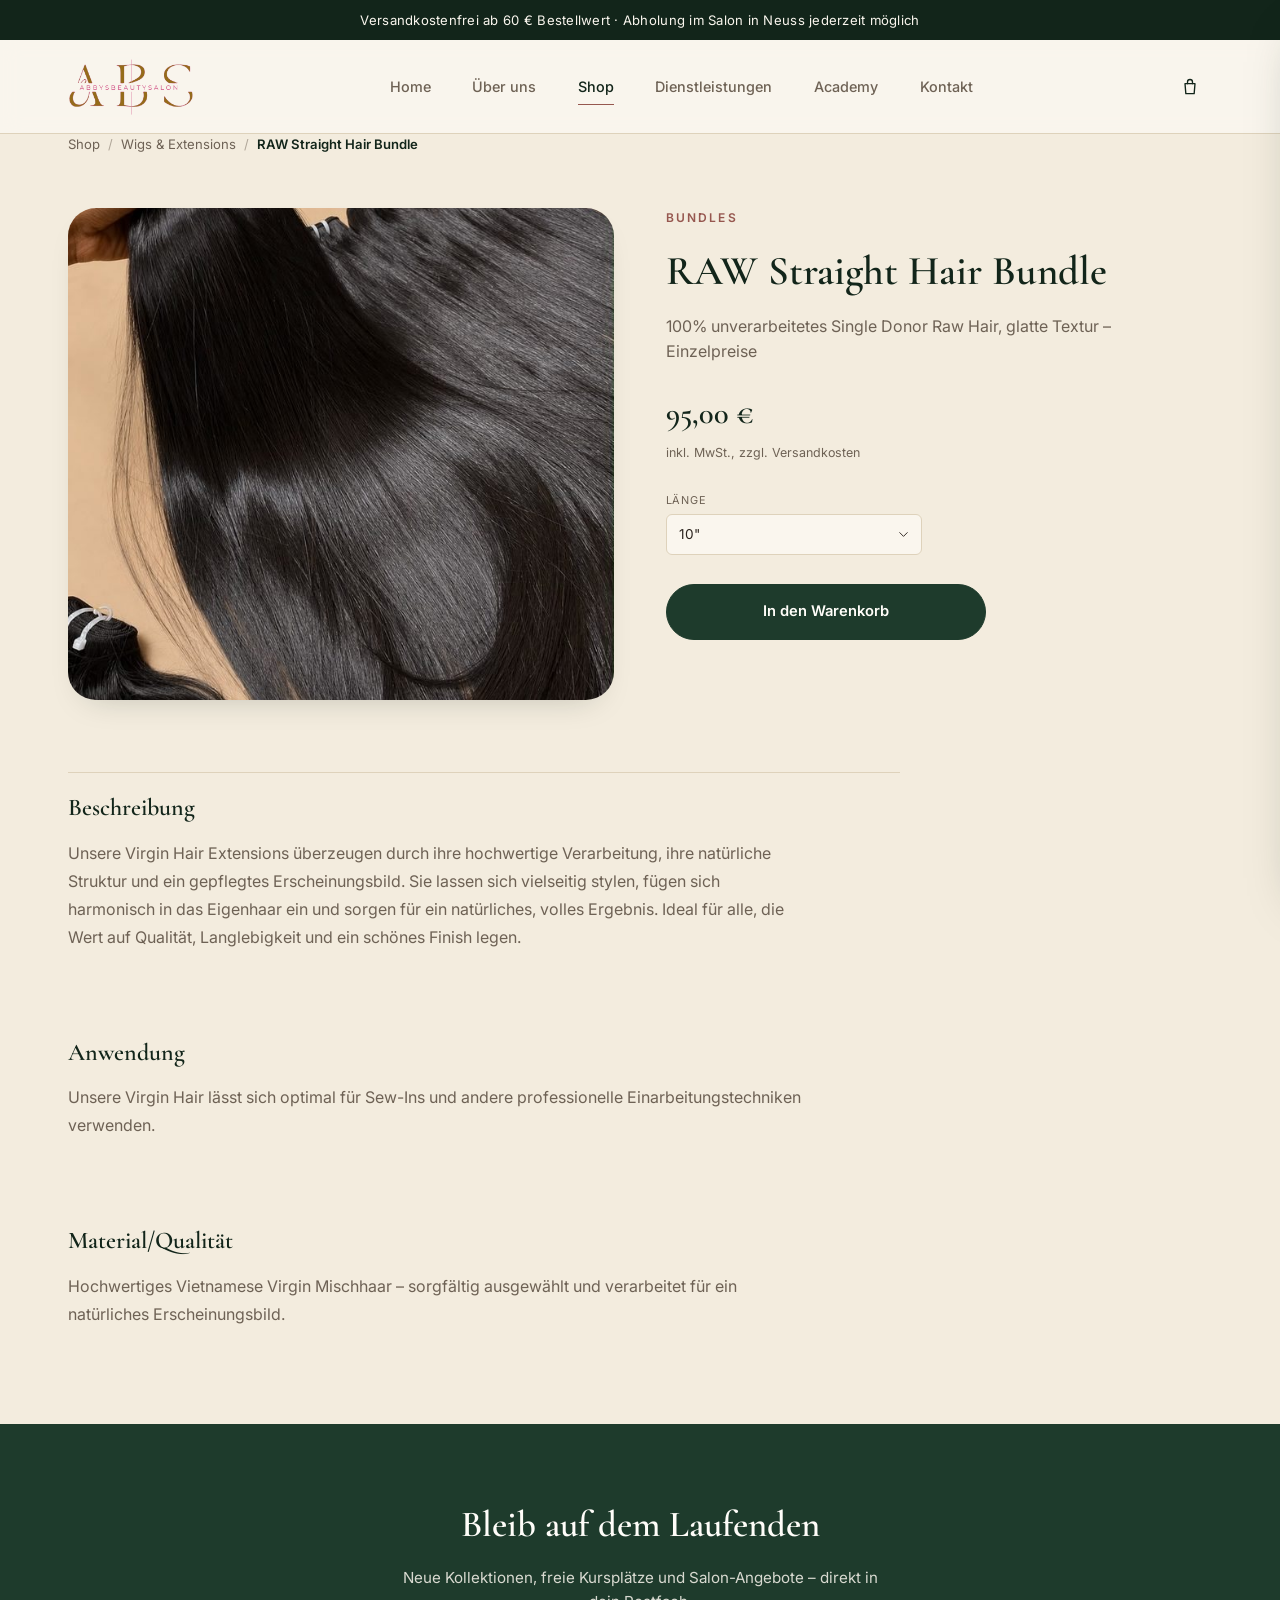
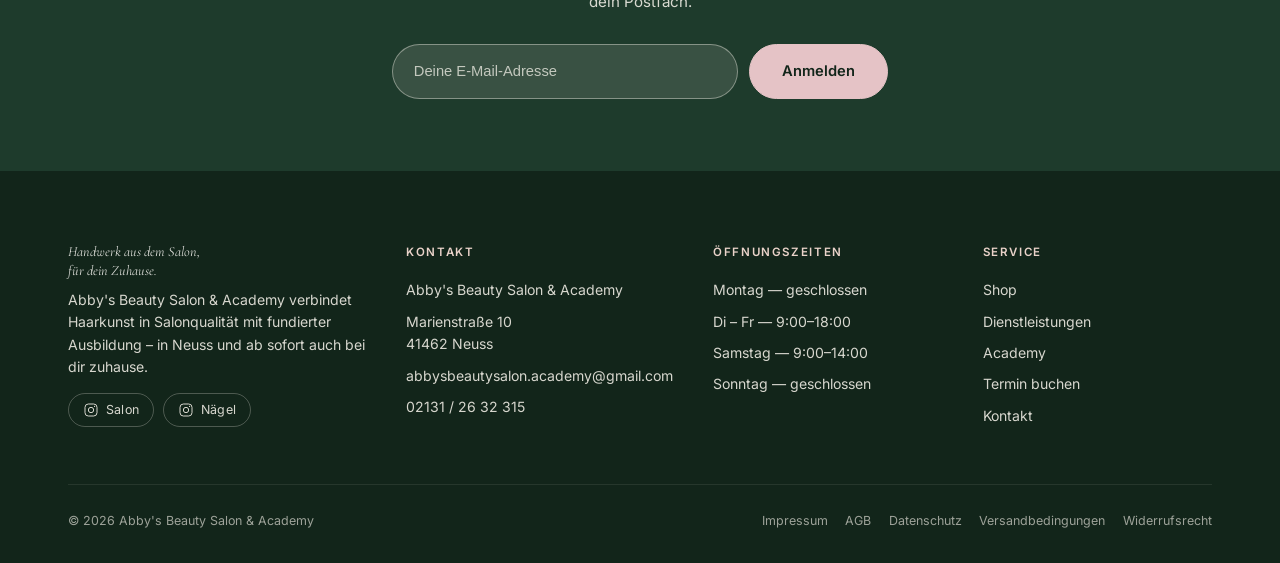
<file: produkt-raw-straight-bundle.html>
<!DOCTYPE html>
<html lang="de">
<head>
<meta charset="UTF-8">
<meta name="viewport" content="width=device-width, initial-scale=1.0">
<title>RAW Straight Hair Bundle – Abby's Beauty Salon &amp; Academy</title>
<meta name="description" content="RAW Straight Hair Bundle – 100% unverarbeitetes Single Donor Raw Hair. Ab 95,00 €.">
<link rel="preconnect" href="https://fonts.googleapis.com">
<link rel="preconnect" href="https://fonts.gstatic.com" crossorigin>
<link href="https://fonts.googleapis.com/css2?family=Cormorant+Garamond:ital,wght@0,400;0,500;0,600;0,700;1,500;1,600&family=Inter:wght@400;500;600;700&display=swap" rel="stylesheet">
<link rel="stylesheet" href="shop-style.css">
</head>
<body>

<a class="skip-link" href="#main">Zum Inhalt springen</a>

<div class="announce-bar">Versandkostenfrei ab 60&nbsp;€ Bestellwert &middot; Abholung im Salon in Neuss jederzeit möglich</div>

<header class="site-header">
  <div class="header-inner container">
    <button class="menu-toggle" id="menuToggle" aria-label="Menü öffnen" aria-expanded="false" aria-controls="mobileNav">
      <svg class="icon" viewBox="0 0 24 24" fill="none" stroke="currentColor" stroke-width="1.6" stroke-linecap="round"><path d="M4 7h16M4 12h16M4 17h16"/></svg>
    </button>
    <a href="index.html" class="logo">
      <img src="bilder/logo.png" alt="Abby's Beauty Salon &amp; Academy" class="logo-img">
    </a>
    <nav class="main-nav" aria-label="Hauptnavigation">
      <a href="index.html">Home</a>
      <a href="ueber-uns.html">Über uns</a>
      <a href="shop.html" class="is-current" aria-current="page">Shop</a>
      <a href="dienstleistungen.html">Dienstleistungen</a>
      <a href="kurse.html">Academy</a>
      <a href="kontakt.html">Kontakt</a>
    </nav>
    <div class="header-actions">
      <button class="cart-toggle" id="cartToggle" aria-label="Warenkorb öffnen">
        <svg class="icon" viewBox="0 0 24 24" fill="none" stroke="currentColor" stroke-width="1.6" stroke-linecap="round" stroke-linejoin="round"><path d="M6 8h12l-1 12H7L6 8z"/><path d="M9 8V6a3 3 0 0 1 6 0v2"/></svg>
        <span class="cart-badge" id="cartBadge" style="display:none;">0</span>
      </button>
    </div>
  </div>
  <nav class="mobile-nav" id="mobileNav" aria-label="Mobile Navigation">
    <a href="index.html">Home</a>
    <a href="ueber-uns.html">Über uns</a>
    <a href="shop.html" class="is-current">Shop</a>
    <a href="dienstleistungen.html">Dienstleistungen</a>
    <a href="kurse.html">Academy</a>
    <a href="kontakt.html">Kontakt</a>
  </nav>
</header>

<div class="cart-overlay" id="cartOverlay"></div>
<aside class="cart-drawer" id="cartDrawer" aria-hidden="true" aria-label="Warenkorb">
  <div class="cart-drawer-head">
    <h2 class="font-display">Warenkorb</h2>
    <button class="cart-close" id="cartClose" aria-label="Warenkorb schließen">
      <svg class="icon" viewBox="0 0 24 24" fill="none" stroke="currentColor" stroke-width="1.6" stroke-linecap="round"><path d="M6 6l12 12M18 6L6 18"/></svg>
    </button>
  </div>
  <div class="cart-body" id="cartBody"></div>
  <div class="cart-footer">
    <div class="cart-total-row"><span>Gesamt</span><span id="cartTotal">0,00 €</span></div>
    <a href="checkout.html" class="btn-primary cart-checkout is-disabled" id="checkoutBtn">Zur Kasse</a>
  </div>
</aside>

<main id="main">

  <section class="container">
    <nav class="breadcrumb" aria-label="Breadcrumb">
      <a href="shop.html">Shop</a><span class="sep">/</span>
      <a href="shop-wigs.html">Wigs &amp; Extensions</a><span class="sep">/</span>
      <span class="current">RAW Straight Hair Bundle</span>
    </nav>

    <div class="product-detail">
      <div class="product-detail-media">
        <img src="bilder/wig-raw-straight-bundle.jpg" alt="RAW Straight Hair Bundle">
      </div>
      <div class="product-detail-info">
        <p class="eyebrow">Bundles</p>
        <h1 class="font-display">RAW Straight Hair Bundle</h1>
        <p class="product-detail-tagline">100% unverarbeitetes Single Donor Raw Hair, glatte Textur – Einzelpreise</p>

        <div class="product-detail-price" id="detailPrice">95,00 €</div>
        <p class="product-detail-vat-note">inkl. MwSt., zzgl. Versandkosten</p>

        <label class="variant-row product-detail-variant">
          <span class="variant-label">Länge</span>
          <select class="variant-select" id="lengthSelect">
            <option value="10&quot;" data-price="95">10"</option>
            <option value="12&quot;" data-price="95">12"</option>
            <option value="14&quot;" data-price="95">14"</option>
            <option value="16&quot;" data-price="95">16"</option>
            <option value="18&quot;" data-price="95">18"</option>
            <option value="20&quot;" data-price="175">20"</option>
            <option value="22&quot;" data-price="175">22"</option>
            <option value="24&quot;" data-price="175">24"</option>
            <option value="26&quot;" data-price="175">26"</option>
            <option value="28&quot;" data-price="175">28"</option>
            <option value="30&quot;" data-price="175">30"</option>
          </select>
        </label>

        <button class="btn-primary product-detail-add" type="button" id="detailAddBtn">In den Warenkorb</button>
      </div>
    </div>

    <div class="product-sections">
      <div class="product-section">
        <h2 class="font-display">Beschreibung</h2>
        <p>Unsere Virgin Hair Extensions überzeugen durch ihre hochwertige Verarbeitung, ihre natürliche Struktur und ein gepflegtes Erscheinungsbild. Sie lassen sich vielseitig stylen, fügen sich harmonisch in das Eigenhaar ein und sorgen für ein natürliches, volles Ergebnis. Ideal für alle, die Wert auf Qualität, Langlebigkeit und ein schönes Finish legen.</p>
      </div>
      <div class="product-section">
        <h2 class="font-display">Anwendung</h2>
        <p>Unsere Virgin Hair lässt sich optimal für Sew-Ins und andere professionelle Einarbeitungstechniken verwenden.</p>
      </div>
      <div class="product-section">
        <h2 class="font-display">Material/Qualität</h2>
        <p>Hochwertiges Vietnamese Virgin Mischhaar – sorgfältig ausgewählt und verarbeitet für ein natürliches Erscheinungsbild.</p>
      </div>
    </div>
  </section>

  <section class="newsletter">
    <div class="newsletter-inner">
      <h2 class="font-display">Bleib auf dem Laufenden</h2>
      <p>Neue Kollektionen, freie Kursplätze und Salon-Angebote – direkt in dein Postfach.</p>
      <form class="newsletter-form" id="newsletterForm">
        <input type="email" required placeholder="Deine E-Mail-Adresse" aria-label="E-Mail-Adresse" id="newsletterEmail">
        <button type="submit" class="btn-primary">Anmelden</button>
      </form>
      <p class="newsletter-success" id="newsletterSuccess">
        <svg class="icon" viewBox="0 0 24 24" fill="none" stroke="currentColor" stroke-width="2" stroke-linecap="round" stroke-linejoin="round"><path d="M5 12l5 5L20 7"/></svg>
        Danke! Du bist jetzt Teil der Abby's Community.
      </p>
    </div>
  </section>

</main>

<footer class="site-footer">
  <div class="container">
    <div class="footer-grid">
      <div class="footer-col">
        <p class="footer-brand-statement">Handwerk aus dem Salon,<br>für dein Zuhause.</p>
        <p class="footer-tagline">Abby's Beauty Salon &amp; Academy verbindet Haarkunst in Salonqualität mit fundierter Ausbildung – in Neuss und ab sofort auch bei dir zuhause.</p>
        <div class="footer-social">
          <a href="https://www.instagram.com/abbys.beautysalon/" aria-label="Instagram – Salon" title="Instagram – Salon" target="_blank" rel="noopener"><svg class="icon" viewBox="0 0 24 24" fill="none" stroke="currentColor" stroke-width="1.5"><rect x="3" y="3" width="18" height="18" rx="5"/><circle cx="12" cy="12" r="4"/><circle cx="17.3" cy="6.7" r="0.9" fill="currentColor" stroke="none"/></svg><span>Salon</span></a>
          <a href="https://www.instagram.com/abbys.beautysalonnails/" aria-label="Instagram – Nägel" title="Instagram – Nägel" target="_blank" rel="noopener"><svg class="icon" viewBox="0 0 24 24" fill="none" stroke="currentColor" stroke-width="1.5"><rect x="3" y="3" width="18" height="18" rx="5"/><circle cx="12" cy="12" r="4"/><circle cx="17.3" cy="6.7" r="0.9" fill="currentColor" stroke="none"/></svg><span>Nägel</span></a>
        </div>
      </div>
      <div class="footer-col">
        <h3>Kontakt</h3>
        <p>Abby's Beauty Salon &amp; Academy</p>
        <p>Marienstraße 10<br>41462 Neuss</p>
        <a href="mailto:abbysbeautysalon.academy@gmail.com">abbysbeautysalon.academy@gmail.com</a>
        <a href="tel:+4921312632315">02131 / 26 32 315</a>
      </div>
      <div class="footer-col">
        <h3>Öffnungszeiten</h3>
        <p>Montag — geschlossen</p>
        <p>Di – Fr — 9:00–18:00</p>
        <p>Samstag — 9:00–14:00</p>
        <p>Sonntag — geschlossen</p>
      </div>
      <div class="footer-col">
        <h3>Service</h3>
        <a href="shop.html">Shop</a>
        <a href="dienstleistungen.html">Dienstleistungen</a>
        <a href="kurse.html">Academy</a>
        <a href="kontakt.html">Termin buchen</a>
        <a href="kontakt.html">Kontakt</a>
      </div>
    </div>
    <div class="footer-bottom">
      <span>&copy; 2026 Abby's Beauty Salon &amp; Academy</span>
      <div class="footer-legal">
        <a href="impressum.html">Impressum</a>
        <a href="agb.html">AGB</a>
        <a href="datenschutz.html">Datenschutz</a>
        <a href="versand.html">Versandbedingungen</a>
        <a href="widerruf.html">Widerrufsrecht</a>
      </div>
    </div>
  </div>
</footer>

<script src="shop-cart.js"></script>
<script>
  var lengthSelect = document.getElementById('lengthSelect');
  var detailPrice = document.getElementById('detailPrice');
  var detailAddBtn = document.getElementById('detailAddBtn');

  function currentPrice() {
    return Number(lengthSelect.selectedOptions[0].dataset.price);
  }
  function refreshPrice() {
    detailPrice.textContent = formatPrice(currentPrice());
  }
  lengthSelect.addEventListener('change', refreshPrice);

  detailAddBtn.addEventListener('click', function () {
    var product = {
      id: 'w9-' + lengthSelect.value.replace('"', ''),
      cat: 'wigs',
      name: 'RAW Straight Hair Bundle',
      price: currentPrice(),
      img: 'bilder/wig-raw-straight-bundle.jpg'
    };
    addToCart(product, 'Länge: ' + lengthSelect.value);
    detailAddBtn.textContent = 'Hinzugefügt';
    setTimeout(function () { detailAddBtn.textContent = 'In den Warenkorb'; }, 1200);
    openCart();
  });
</script>
</body>
</html>
</file>
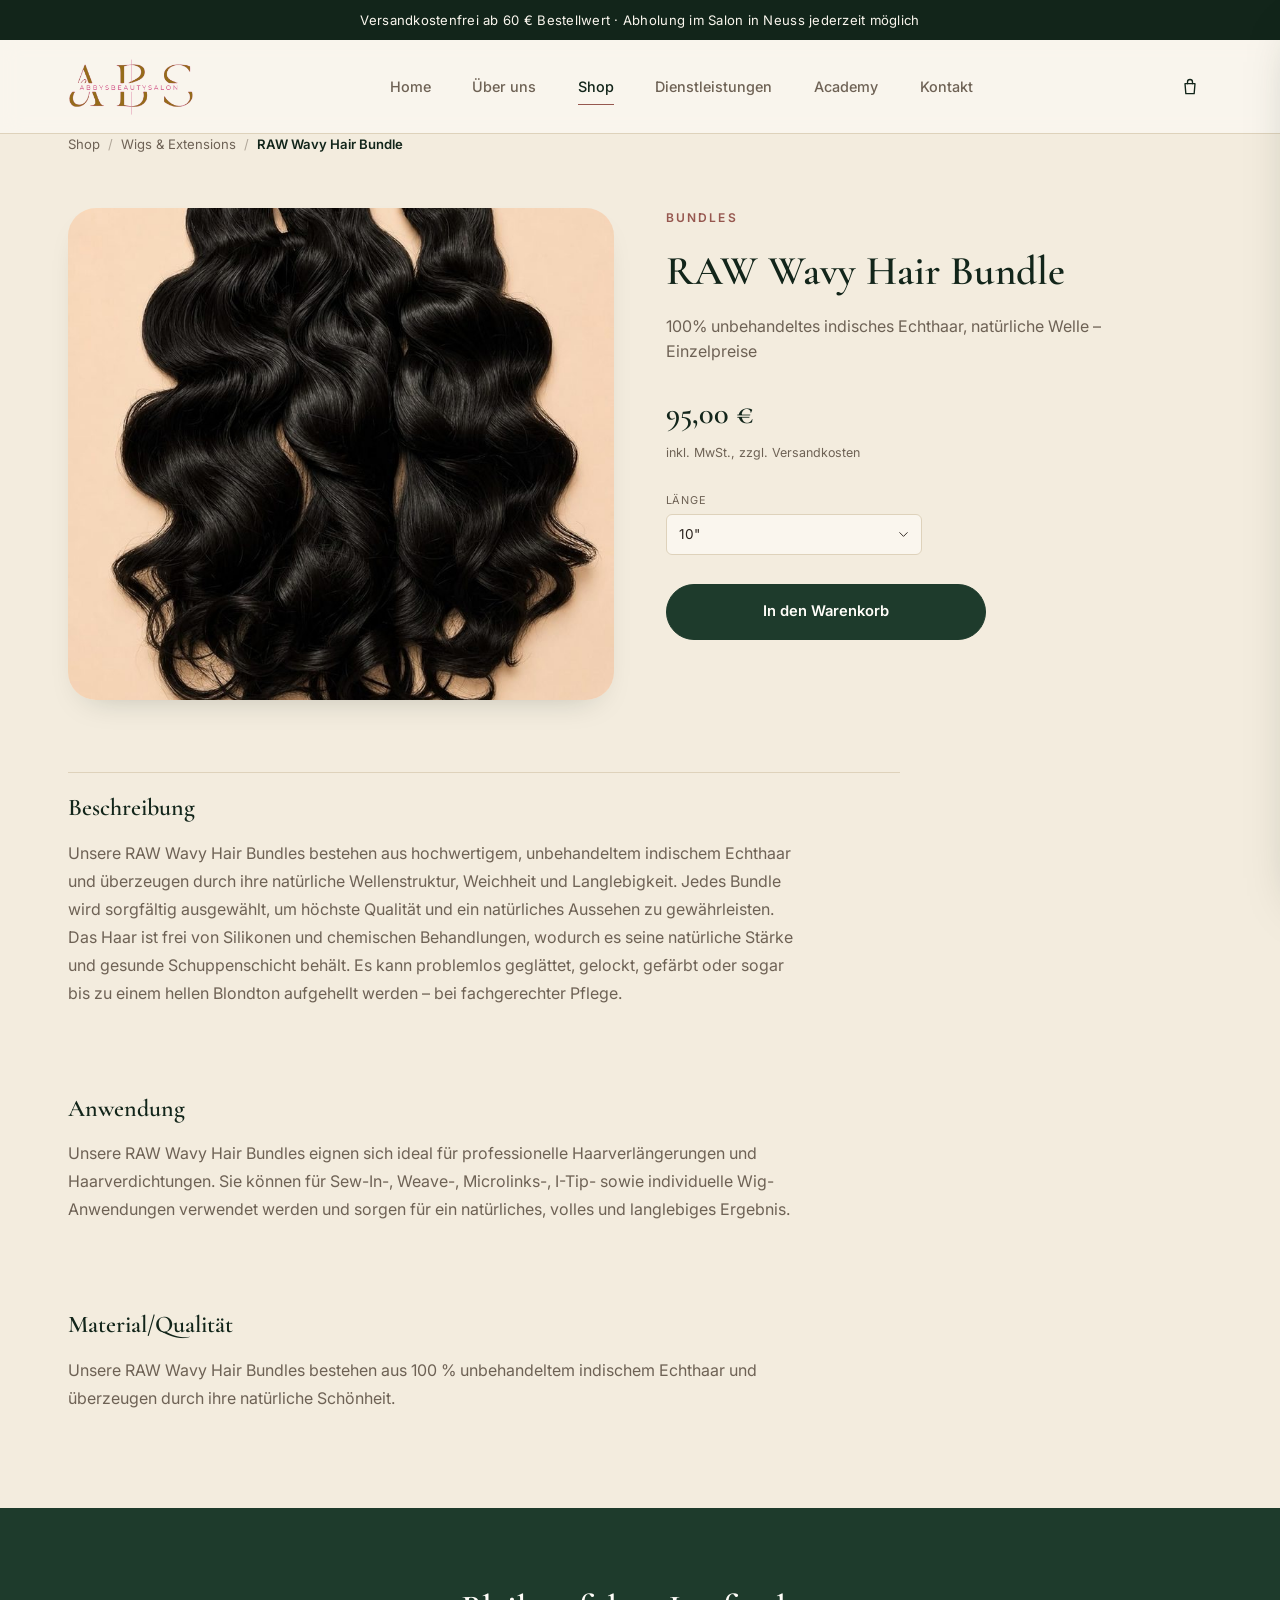
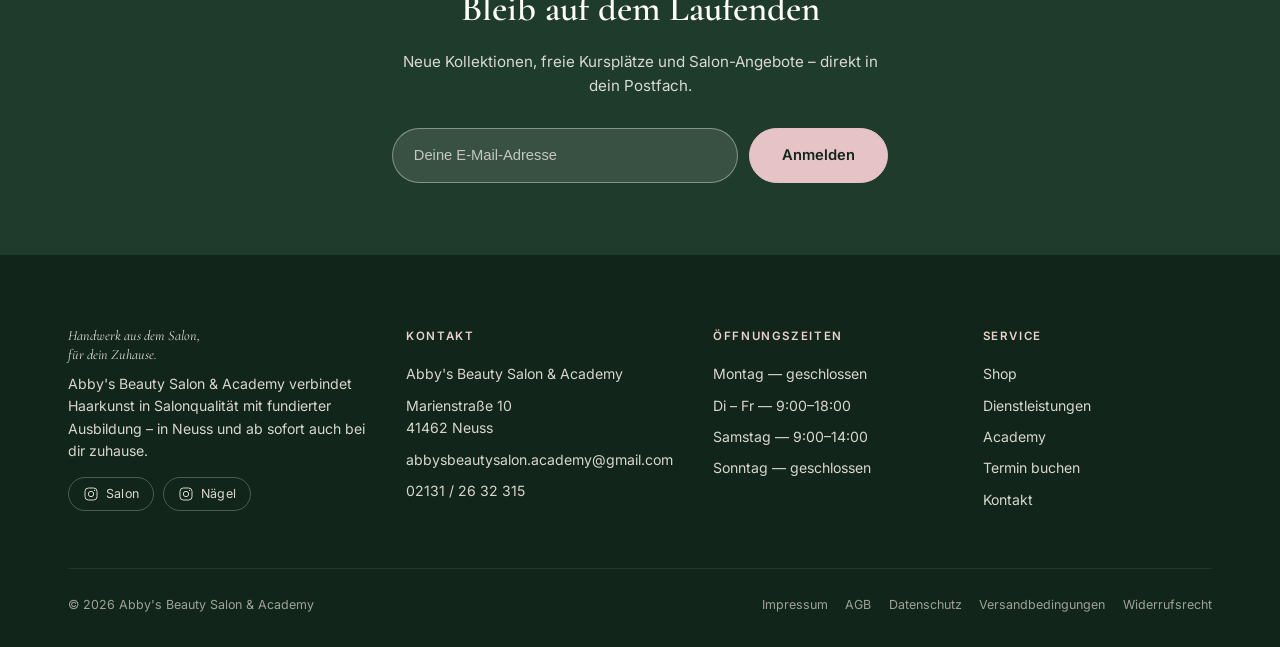
<file: produkt-raw-wavy-bundle.html>
<!DOCTYPE html>
<html lang="de">
<head>
<meta charset="UTF-8">
<meta name="viewport" content="width=device-width, initial-scale=1.0">
<title>RAW Wavy Hair Bundle – Abby's Beauty Salon &amp; Academy</title>
<meta name="description" content="RAW Wavy Hair Bundle – 100% unbehandeltes indisches Echthaar. Ab 95,00 €.">
<link rel="preconnect" href="https://fonts.googleapis.com">
<link rel="preconnect" href="https://fonts.gstatic.com" crossorigin>
<link href="https://fonts.googleapis.com/css2?family=Cormorant+Garamond:ital,wght@0,400;0,500;0,600;0,700;1,500;1,600&family=Inter:wght@400;500;600;700&display=swap" rel="stylesheet">
<link rel="stylesheet" href="shop-style.css">
</head>
<body>

<a class="skip-link" href="#main">Zum Inhalt springen</a>

<div class="announce-bar">Versandkostenfrei ab 60&nbsp;€ Bestellwert &middot; Abholung im Salon in Neuss jederzeit möglich</div>

<header class="site-header">
  <div class="header-inner container">
    <button class="menu-toggle" id="menuToggle" aria-label="Menü öffnen" aria-expanded="false" aria-controls="mobileNav">
      <svg class="icon" viewBox="0 0 24 24" fill="none" stroke="currentColor" stroke-width="1.6" stroke-linecap="round"><path d="M4 7h16M4 12h16M4 17h16"/></svg>
    </button>
    <a href="index.html" class="logo">
      <img src="bilder/logo.png" alt="Abby's Beauty Salon &amp; Academy" class="logo-img">
    </a>
    <nav class="main-nav" aria-label="Hauptnavigation">
      <a href="index.html">Home</a>
      <a href="ueber-uns.html">Über uns</a>
      <a href="shop.html" class="is-current" aria-current="page">Shop</a>
      <a href="dienstleistungen.html">Dienstleistungen</a>
      <a href="kurse.html">Academy</a>
      <a href="kontakt.html">Kontakt</a>
    </nav>
    <div class="header-actions">
      <button class="cart-toggle" id="cartToggle" aria-label="Warenkorb öffnen">
        <svg class="icon" viewBox="0 0 24 24" fill="none" stroke="currentColor" stroke-width="1.6" stroke-linecap="round" stroke-linejoin="round"><path d="M6 8h12l-1 12H7L6 8z"/><path d="M9 8V6a3 3 0 0 1 6 0v2"/></svg>
        <span class="cart-badge" id="cartBadge" style="display:none;">0</span>
      </button>
    </div>
  </div>
  <nav class="mobile-nav" id="mobileNav" aria-label="Mobile Navigation">
    <a href="index.html">Home</a>
    <a href="ueber-uns.html">Über uns</a>
    <a href="shop.html" class="is-current">Shop</a>
    <a href="dienstleistungen.html">Dienstleistungen</a>
    <a href="kurse.html">Academy</a>
    <a href="kontakt.html">Kontakt</a>
  </nav>
</header>

<div class="cart-overlay" id="cartOverlay"></div>
<aside class="cart-drawer" id="cartDrawer" aria-hidden="true" aria-label="Warenkorb">
  <div class="cart-drawer-head">
    <h2 class="font-display">Warenkorb</h2>
    <button class="cart-close" id="cartClose" aria-label="Warenkorb schließen">
      <svg class="icon" viewBox="0 0 24 24" fill="none" stroke="currentColor" stroke-width="1.6" stroke-linecap="round"><path d="M6 6l12 12M18 6L6 18"/></svg>
    </button>
  </div>
  <div class="cart-body" id="cartBody"></div>
  <div class="cart-footer">
    <div class="cart-total-row"><span>Gesamt</span><span id="cartTotal">0,00 €</span></div>
    <a href="checkout.html" class="btn-primary cart-checkout is-disabled" id="checkoutBtn">Zur Kasse</a>
  </div>
</aside>

<main id="main">

  <section class="container">
    <nav class="breadcrumb" aria-label="Breadcrumb">
      <a href="shop.html">Shop</a><span class="sep">/</span>
      <a href="shop-wigs.html">Wigs &amp; Extensions</a><span class="sep">/</span>
      <span class="current">RAW Wavy Hair Bundle</span>
    </nav>

    <div class="product-detail">
      <div class="product-detail-media">
        <img src="bilder/wig-raw-wavy-bundle.jpg" alt="RAW Wavy Hair Bundle">
      </div>
      <div class="product-detail-info">
        <p class="eyebrow">Bundles</p>
        <h1 class="font-display">RAW Wavy Hair Bundle</h1>
        <p class="product-detail-tagline">100% unbehandeltes indisches Echthaar, natürliche Welle – Einzelpreise</p>

        <div class="product-detail-price" id="detailPrice">95,00 €</div>
        <p class="product-detail-vat-note">inkl. MwSt., zzgl. Versandkosten</p>

        <label class="variant-row product-detail-variant">
          <span class="variant-label">Länge</span>
          <select class="variant-select" id="lengthSelect">
            <option value="10&quot;" data-price="95">10"</option>
            <option value="12&quot;" data-price="95">12"</option>
            <option value="14&quot;" data-price="95">14"</option>
            <option value="16&quot;" data-price="95">16"</option>
            <option value="18&quot;" data-price="95">18"</option>
            <option value="20&quot;" data-price="175">20"</option>
            <option value="22&quot;" data-price="175">22"</option>
            <option value="24&quot;" data-price="175">24"</option>
            <option value="26&quot;" data-price="175">26"</option>
            <option value="28&quot;" data-price="175">28"</option>
            <option value="30&quot;" data-price="175">30"</option>
          </select>
        </label>

        <button class="btn-primary product-detail-add" type="button" id="detailAddBtn">In den Warenkorb</button>
      </div>
    </div>

    <div class="product-sections">
      <div class="product-section">
        <h2 class="font-display">Beschreibung</h2>
        <p>Unsere RAW Wavy Hair Bundles bestehen aus hochwertigem, unbehandeltem indischem Echthaar und überzeugen durch ihre natürliche Wellenstruktur, Weichheit und Langlebigkeit. Jedes Bundle wird sorgfältig ausgewählt, um höchste Qualität und ein natürliches Aussehen zu gewährleisten.</p>
        <p>Das Haar ist frei von Silikonen und chemischen Behandlungen, wodurch es seine natürliche Stärke und gesunde Schuppenschicht behält. Es kann problemlos geglättet, gelockt, gefärbt oder sogar bis zu einem hellen Blondton aufgehellt werden – bei fachgerechter Pflege.</p>
      </div>
      <div class="product-section">
        <h2 class="font-display">Anwendung</h2>
        <p>Unsere RAW Wavy Hair Bundles eignen sich ideal für professionelle Haarverlängerungen und Haarverdichtungen. Sie können für Sew-In-, Weave-, Microlinks-, I-Tip- sowie individuelle Wig-Anwendungen verwendet werden und sorgen für ein natürliches, volles und langlebiges Ergebnis.</p>
      </div>
      <div class="product-section">
        <h2 class="font-display">Material/Qualität</h2>
        <p>Unsere RAW Wavy Hair Bundles bestehen aus 100&nbsp;% unbehandeltem indischem Echthaar und überzeugen durch ihre natürliche Schönheit.</p>
      </div>
    </div>
  </section>

  <section class="newsletter">
    <div class="newsletter-inner">
      <h2 class="font-display">Bleib auf dem Laufenden</h2>
      <p>Neue Kollektionen, freie Kursplätze und Salon-Angebote – direkt in dein Postfach.</p>
      <form class="newsletter-form" id="newsletterForm">
        <input type="email" required placeholder="Deine E-Mail-Adresse" aria-label="E-Mail-Adresse" id="newsletterEmail">
        <button type="submit" class="btn-primary">Anmelden</button>
      </form>
      <p class="newsletter-success" id="newsletterSuccess">
        <svg class="icon" viewBox="0 0 24 24" fill="none" stroke="currentColor" stroke-width="2" stroke-linecap="round" stroke-linejoin="round"><path d="M5 12l5 5L20 7"/></svg>
        Danke! Du bist jetzt Teil der Abby's Community.
      </p>
    </div>
  </section>

</main>

<footer class="site-footer">
  <div class="container">
    <div class="footer-grid">
      <div class="footer-col">
        <p class="footer-brand-statement">Handwerk aus dem Salon,<br>für dein Zuhause.</p>
        <p class="footer-tagline">Abby's Beauty Salon &amp; Academy verbindet Haarkunst in Salonqualität mit fundierter Ausbildung – in Neuss und ab sofort auch bei dir zuhause.</p>
        <div class="footer-social">
          <a href="https://www.instagram.com/abbys.beautysalon/" aria-label="Instagram – Salon" title="Instagram – Salon" target="_blank" rel="noopener"><svg class="icon" viewBox="0 0 24 24" fill="none" stroke="currentColor" stroke-width="1.5"><rect x="3" y="3" width="18" height="18" rx="5"/><circle cx="12" cy="12" r="4"/><circle cx="17.3" cy="6.7" r="0.9" fill="currentColor" stroke="none"/></svg><span>Salon</span></a>
          <a href="https://www.instagram.com/abbys.beautysalonnails/" aria-label="Instagram – Nägel" title="Instagram – Nägel" target="_blank" rel="noopener"><svg class="icon" viewBox="0 0 24 24" fill="none" stroke="currentColor" stroke-width="1.5"><rect x="3" y="3" width="18" height="18" rx="5"/><circle cx="12" cy="12" r="4"/><circle cx="17.3" cy="6.7" r="0.9" fill="currentColor" stroke="none"/></svg><span>Nägel</span></a>
        </div>
      </div>
      <div class="footer-col">
        <h3>Kontakt</h3>
        <p>Abby's Beauty Salon &amp; Academy</p>
        <p>Marienstraße 10<br>41462 Neuss</p>
        <a href="mailto:abbysbeautysalon.academy@gmail.com">abbysbeautysalon.academy@gmail.com</a>
        <a href="tel:+4921312632315">02131 / 26 32 315</a>
      </div>
      <div class="footer-col">
        <h3>Öffnungszeiten</h3>
        <p>Montag — geschlossen</p>
        <p>Di – Fr — 9:00–18:00</p>
        <p>Samstag — 9:00–14:00</p>
        <p>Sonntag — geschlossen</p>
      </div>
      <div class="footer-col">
        <h3>Service</h3>
        <a href="shop.html">Shop</a>
        <a href="dienstleistungen.html">Dienstleistungen</a>
        <a href="kurse.html">Academy</a>
        <a href="kontakt.html">Termin buchen</a>
        <a href="kontakt.html">Kontakt</a>
      </div>
    </div>
    <div class="footer-bottom">
      <span>&copy; 2026 Abby's Beauty Salon &amp; Academy</span>
      <div class="footer-legal">
        <a href="impressum.html">Impressum</a>
        <a href="agb.html">AGB</a>
        <a href="datenschutz.html">Datenschutz</a>
        <a href="versand.html">Versandbedingungen</a>
        <a href="widerruf.html">Widerrufsrecht</a>
      </div>
    </div>
  </div>
</footer>

<script src="shop-cart.js"></script>
<script>
  var lengthSelect = document.getElementById('lengthSelect');
  var detailPrice = document.getElementById('detailPrice');
  var detailAddBtn = document.getElementById('detailAddBtn');

  function currentPrice() {
    return Number(lengthSelect.selectedOptions[0].dataset.price);
  }
  function refreshPrice() {
    detailPrice.textContent = formatPrice(currentPrice());
  }
  lengthSelect.addEventListener('change', refreshPrice);

  detailAddBtn.addEventListener('click', function () {
    var product = {
      id: 'w8-' + lengthSelect.value.replace('"', ''),
      cat: 'wigs',
      name: 'RAW Wavy Hair Bundle',
      price: currentPrice(),
      img: 'bilder/wig-raw-wavy-bundle.jpg'
    };
    addToCart(product, 'Länge: ' + lengthSelect.value);
    detailAddBtn.textContent = 'Hinzugefügt';
    setTimeout(function () { detailAddBtn.textContent = 'In den Warenkorb'; }, 1200);
    openCart();
  });
</script>
</body>
</html>
</file>
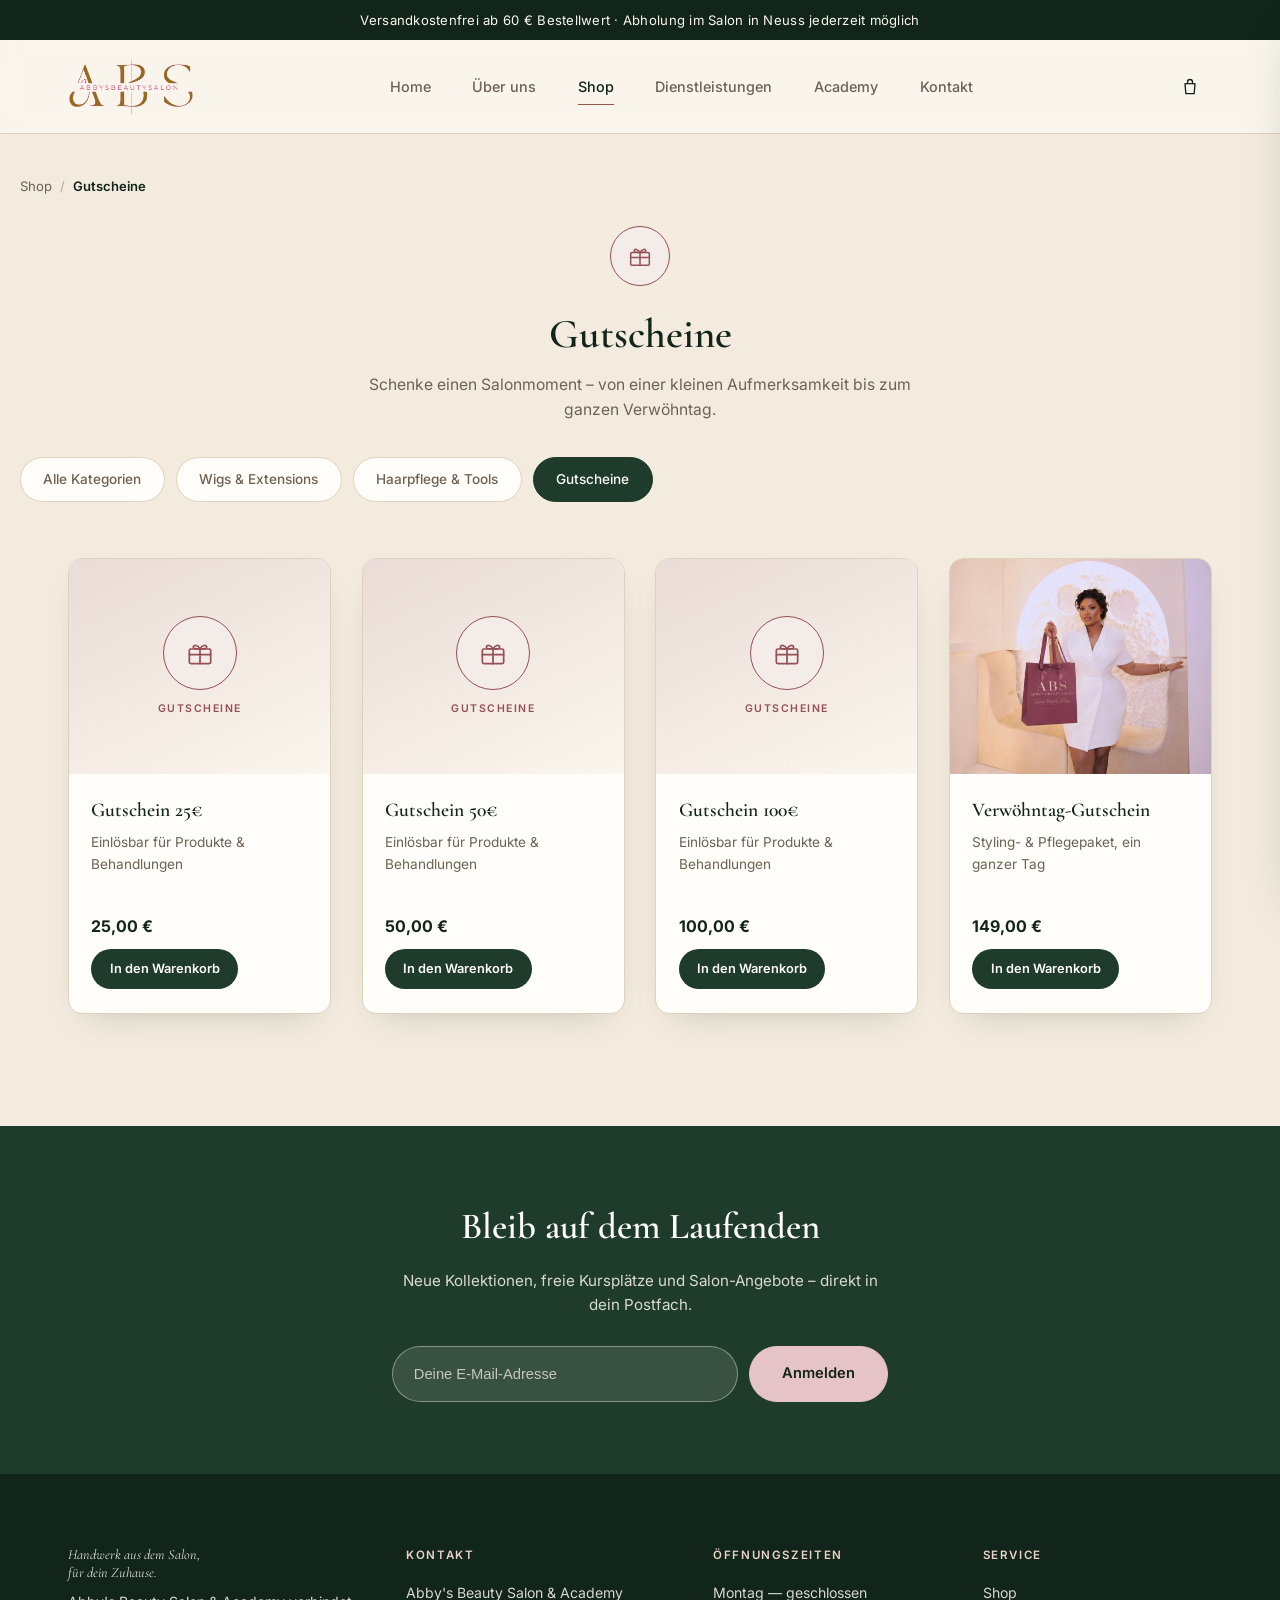
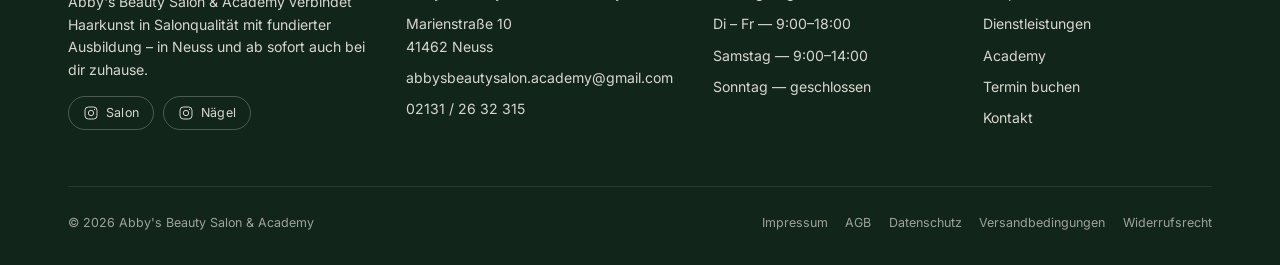
<file: shop-gutscheine.html>
<!DOCTYPE html>
<html lang="de">
<head>
<meta charset="UTF-8">
<meta name="viewport" content="width=device-width, initial-scale=1.0">
<title>Gutscheine – Abby's Beauty Salon &amp; Academy</title>
<meta name="description" content="Geschenkgutscheine für Produkte und Behandlungen bei Abby's Beauty Salon &amp; Academy in Neuss.">
<link rel="preconnect" href="https://fonts.googleapis.com">
<link rel="preconnect" href="https://fonts.gstatic.com" crossorigin>
<link href="https://fonts.googleapis.com/css2?family=Cormorant+Garamond:ital,wght@0,400;0,500;0,600;0,700;1,500;1,600&family=Inter:wght@400;500;600;700&display=swap" rel="stylesheet">
<link rel="stylesheet" href="shop-style.css">
</head>
<body>

<a class="skip-link" href="#main">Zum Inhalt springen</a>

<div class="announce-bar">Versandkostenfrei ab 60&nbsp;€ Bestellwert &middot; Abholung im Salon in Neuss jederzeit möglich</div>

<header class="site-header">
  <div class="header-inner container">
    <button class="menu-toggle" id="menuToggle" aria-label="Menü öffnen" aria-expanded="false" aria-controls="mobileNav">
      <svg class="icon" viewBox="0 0 24 24" fill="none" stroke="currentColor" stroke-width="1.6" stroke-linecap="round"><path d="M4 7h16M4 12h16M4 17h16"/></svg>
    </button>
    <a href="index.html" class="logo">
      <img src="bilder/logo.png" alt="Abby's Beauty Salon &amp; Academy" class="logo-img">
    </a>
    <nav class="main-nav" aria-label="Hauptnavigation">
      <a href="index.html">Home</a>
      <a href="ueber-uns.html">Über uns</a>
      <a href="shop.html" class="is-current" aria-current="page">Shop</a>
      <a href="dienstleistungen.html">Dienstleistungen</a>
      <a href="kurse.html">Academy</a>
      <a href="kontakt.html">Kontakt</a>
    </nav>
    <div class="header-actions">
      <button class="cart-toggle" id="cartToggle" aria-label="Warenkorb öffnen">
        <svg class="icon" viewBox="0 0 24 24" fill="none" stroke="currentColor" stroke-width="1.6" stroke-linecap="round" stroke-linejoin="round"><path d="M6 8h12l-1 12H7L6 8z"/><path d="M9 8V6a3 3 0 0 1 6 0v2"/></svg>
        <span class="cart-badge" id="cartBadge" style="display:none;">0</span>
      </button>
    </div>
  </div>
  <nav class="mobile-nav" id="mobileNav" aria-label="Mobile Navigation">
    <a href="index.html">Home</a>
    <a href="ueber-uns.html">Über uns</a>
    <a href="shop.html" class="is-current">Shop</a>
    <a href="dienstleistungen.html">Dienstleistungen</a>
    <a href="kurse.html">Academy</a>
    <a href="kontakt.html">Kontakt</a>
  </nav>
</header>

<div class="cart-overlay" id="cartOverlay"></div>
<aside class="cart-drawer" id="cartDrawer" aria-hidden="true" aria-label="Warenkorb">
  <div class="cart-drawer-head">
    <h2 class="font-display">Warenkorb</h2>
    <button class="cart-close" id="cartClose" aria-label="Warenkorb schließen">
      <svg class="icon" viewBox="0 0 24 24" fill="none" stroke="currentColor" stroke-width="1.6" stroke-linecap="round"><path d="M6 6l12 12M18 6L6 18"/></svg>
    </button>
  </div>
  <div class="cart-body" id="cartBody"></div>
  <div class="cart-footer">
    <div class="cart-total-row"><span>Gesamt</span><span id="cartTotal">0,00 €</span></div>
    <a href="checkout.html" class="btn-primary cart-checkout is-disabled" id="checkoutBtn">Zur Kasse</a>
  </div>
</aside>

<main id="main">

  <section class="category-header container">
    <nav class="breadcrumb" aria-label="Breadcrumb">
      <a href="shop.html">Shop</a><span class="sep">/</span><span class="current">Gutscheine</span>
    </nav>
    <div class="category-header-main">
      <div class="category-icon-badge" style="--accent:#955057">
        <svg class="icon" viewBox="0 0 24 24" fill="none" stroke="currentColor" stroke-width="1.3" stroke-linecap="round" stroke-linejoin="round"><rect x="4" y="9" width="16" height="11" rx="1.2"/><path d="M4 13.2h16M12 9v11"/><path d="M12 9c-1.4-3-5-3.6-5-1.3C7 9 9.2 9 12 9zM12 9c1.4-3 5-3.6 5-1.3C17 9 14.8 9 12 9z"/></svg>
      </div>
      <div>
        <h1 class="font-display">Gutscheine</h1>
        <p>Schenke einen Salonmoment – von einer kleinen Aufmerksamkeit bis zum ganzen Verwöhntag.</p>
      </div>
    </div>
    <div class="category-switch">
      <a href="shop.html" class="filter-pill">Alle Kategorien</a>
      <a href="shop-wigs.html" class="filter-pill">Wigs &amp; Extensions</a>
      <a href="shop-haarpflege.html" class="filter-pill">Haarpflege &amp; Tools</a>
      <a href="shop-gutscheine.html" class="filter-pill is-active">Gutscheine</a>
    </div>
  </section>

  <section class="shop-section container">
    <div class="shop-grid" id="shopGrid"></div>
  </section>

  <section class="newsletter">
    <div class="newsletter-inner">
      <h2 class="font-display">Bleib auf dem Laufenden</h2>
      <p>Neue Kollektionen, freie Kursplätze und Salon-Angebote – direkt in dein Postfach.</p>
      <form class="newsletter-form" id="newsletterForm">
        <input type="email" required placeholder="Deine E-Mail-Adresse" aria-label="E-Mail-Adresse" id="newsletterEmail">
        <button type="submit" class="btn-primary">Anmelden</button>
      </form>
      <p class="newsletter-success" id="newsletterSuccess">
        <svg class="icon" viewBox="0 0 24 24" fill="none" stroke="currentColor" stroke-width="2" stroke-linecap="round" stroke-linejoin="round"><path d="M5 12l5 5L20 7"/></svg>
        Danke! Du bist jetzt Teil der Abby's Community.
      </p>
    </div>
  </section>

</main>

<footer class="site-footer">
  <div class="container">
    <div class="footer-grid">
      <div class="footer-col">
        <p class="footer-brand-statement">Handwerk aus dem Salon,<br>für dein Zuhause.</p>
        <p class="footer-tagline">Abby's Beauty Salon &amp; Academy verbindet Haarkunst in Salonqualität mit fundierter Ausbildung – in Neuss und ab sofort auch bei dir zuhause.</p>
        <div class="footer-social">
          <a href="https://www.instagram.com/abbys.beautysalon/" aria-label="Instagram – Salon" title="Instagram – Salon" target="_blank" rel="noopener"><svg class="icon" viewBox="0 0 24 24" fill="none" stroke="currentColor" stroke-width="1.5"><rect x="3" y="3" width="18" height="18" rx="5"/><circle cx="12" cy="12" r="4"/><circle cx="17.3" cy="6.7" r="0.9" fill="currentColor" stroke="none"/></svg><span>Salon</span></a>
          <a href="https://www.instagram.com/abbys.beautysalonnails/" aria-label="Instagram – Nägel" title="Instagram – Nägel" target="_blank" rel="noopener"><svg class="icon" viewBox="0 0 24 24" fill="none" stroke="currentColor" stroke-width="1.5"><rect x="3" y="3" width="18" height="18" rx="5"/><circle cx="12" cy="12" r="4"/><circle cx="17.3" cy="6.7" r="0.9" fill="currentColor" stroke="none"/></svg><span>Nägel</span></a>
        </div>
      </div>
      <div class="footer-col">
        <h3>Kontakt</h3>
        <p>Abby's Beauty Salon &amp; Academy</p>
        <p>Marienstraße 10<br>41462 Neuss</p>
        <a href="mailto:abbysbeautysalon.academy@gmail.com">abbysbeautysalon.academy@gmail.com</a>
        <a href="tel:+4921312632315">02131 / 26 32 315</a>
      </div>
      <div class="footer-col">
        <h3>Öffnungszeiten</h3>
        <p>Montag — geschlossen</p>
        <p>Di – Fr — 9:00–18:00</p>
        <p>Samstag — 9:00–14:00</p>
        <p>Sonntag — geschlossen</p>
      </div>
      <div class="footer-col">
        <h3>Service</h3>
        <a href="shop.html">Shop</a>
        <a href="dienstleistungen.html">Dienstleistungen</a>
        <a href="kurse.html">Academy</a>
        <a href="kontakt.html">Termin buchen</a>
        <a href="kontakt.html">Kontakt</a>
      </div>
    </div>
    <div class="footer-bottom">
      <span>&copy; 2026 Abby's Beauty Salon &amp; Academy</span>
      <div class="footer-legal">
        <a href="impressum.html">Impressum</a>
        <a href="agb.html">AGB</a>
        <a href="datenschutz.html">Datenschutz</a>
        <a href="versand.html">Versandbedingungen</a>
        <a href="widerruf.html">Widerrufsrecht</a>
      </div>
    </div>
  </div>
</footer>

<script src="shop-cart.js"></script>
<script>
  var PRODUCTS = [
    { id: 'g1', cat: 'vouchers', name: 'Gutschein 25€', desc: 'Einlösbar für Produkte &amp; Behandlungen', price: 25, variants: [] },
    { id: 'g2', cat: 'vouchers', name: 'Gutschein 50€', desc: 'Einlösbar für Produkte &amp; Behandlungen', price: 50, variants: [] },
    { id: 'g3', cat: 'vouchers', name: 'Gutschein 100€', desc: 'Einlösbar für Produkte &amp; Behandlungen', price: 100, variants: [] },
    { id: 'g4', cat: 'vouchers', name: 'Verwöhntag-Gutschein', desc: 'Styling- &amp; Pflegepaket, ein ganzer Tag', price: 149, img: 'bilder/gutschein-braut.jpg', variants: [] }
  ];
  renderProductGrid(PRODUCTS);
</script>
</body>
</html>
</file>
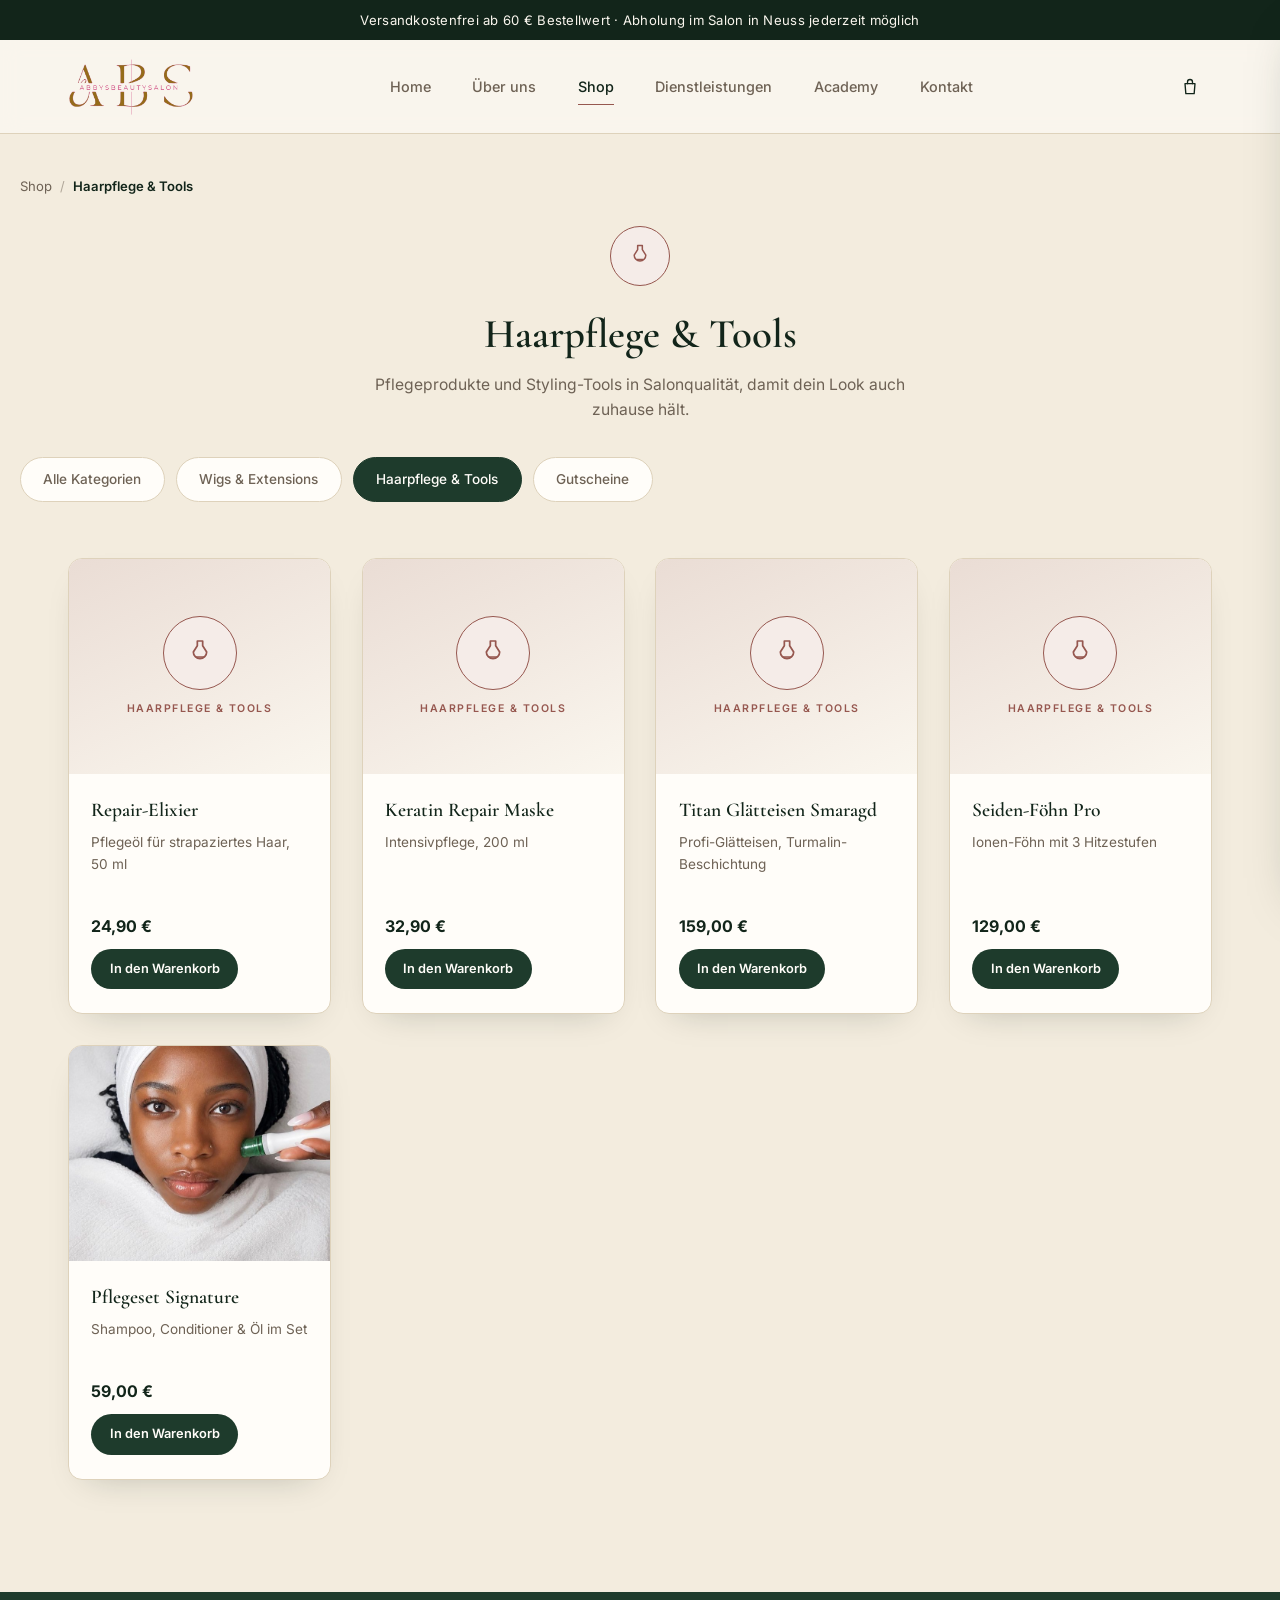
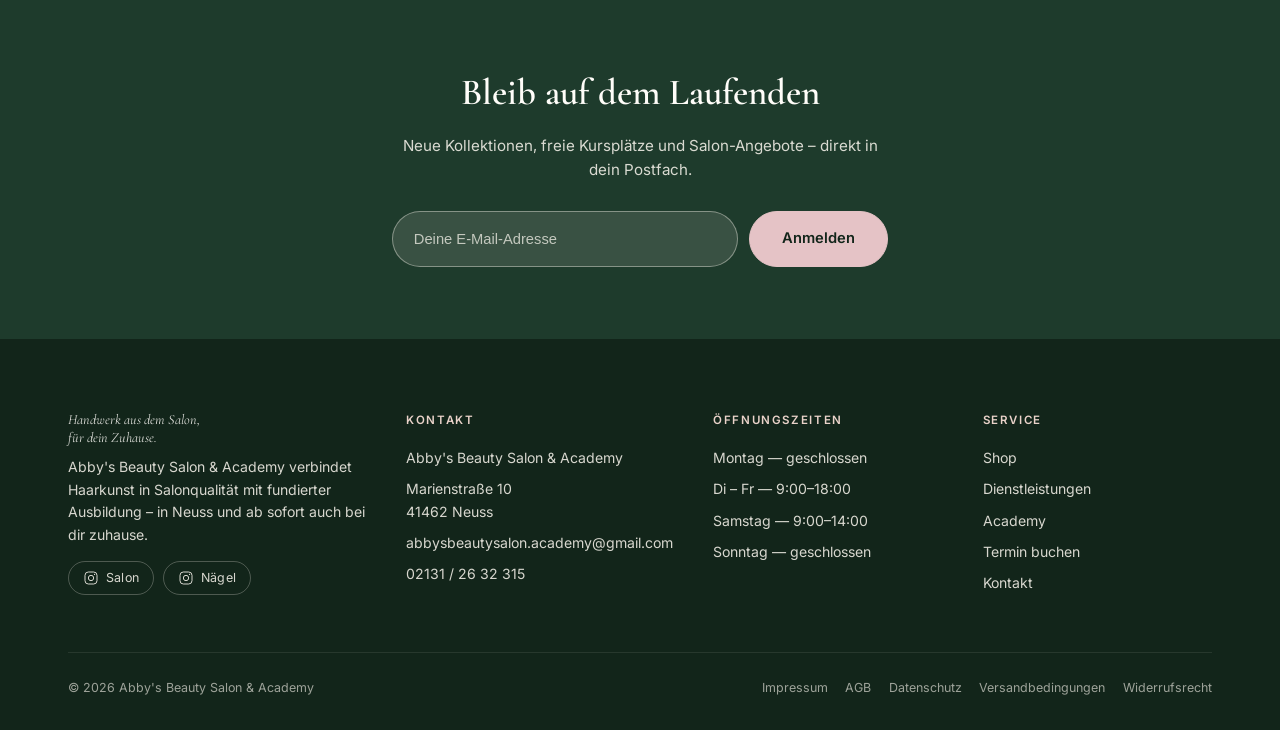
<file: shop-haarpflege.html>
<!DOCTYPE html>
<html lang="de">
<head>
<meta charset="UTF-8">
<meta name="viewport" content="width=device-width, initial-scale=1.0">
<title>Haarpflege &amp; Tools – Abby's Beauty Salon &amp; Academy</title>
<meta name="description" content="Pflegeprodukte und Styling-Tools in Salonqualität von Abby's Beauty Salon &amp; Academy in Neuss.">
<link rel="preconnect" href="https://fonts.googleapis.com">
<link rel="preconnect" href="https://fonts.gstatic.com" crossorigin>
<link href="https://fonts.googleapis.com/css2?family=Cormorant+Garamond:ital,wght@0,400;0,500;0,600;0,700;1,500;1,600&family=Inter:wght@400;500;600;700&display=swap" rel="stylesheet">
<link rel="stylesheet" href="shop-style.css">
</head>
<body>

<a class="skip-link" href="#main">Zum Inhalt springen</a>

<div class="announce-bar">Versandkostenfrei ab 60&nbsp;€ Bestellwert &middot; Abholung im Salon in Neuss jederzeit möglich</div>

<header class="site-header">
  <div class="header-inner container">
    <button class="menu-toggle" id="menuToggle" aria-label="Menü öffnen" aria-expanded="false" aria-controls="mobileNav">
      <svg class="icon" viewBox="0 0 24 24" fill="none" stroke="currentColor" stroke-width="1.6" stroke-linecap="round"><path d="M4 7h16M4 12h16M4 17h16"/></svg>
    </button>
    <a href="index.html" class="logo">
      <img src="bilder/logo.png" alt="Abby's Beauty Salon &amp; Academy" class="logo-img">
    </a>
    <nav class="main-nav" aria-label="Hauptnavigation">
      <a href="index.html">Home</a>
      <a href="ueber-uns.html">Über uns</a>
      <a href="shop.html" class="is-current" aria-current="page">Shop</a>
      <a href="dienstleistungen.html">Dienstleistungen</a>
      <a href="kurse.html">Academy</a>
      <a href="kontakt.html">Kontakt</a>
    </nav>
    <div class="header-actions">
      <button class="cart-toggle" id="cartToggle" aria-label="Warenkorb öffnen">
        <svg class="icon" viewBox="0 0 24 24" fill="none" stroke="currentColor" stroke-width="1.6" stroke-linecap="round" stroke-linejoin="round"><path d="M6 8h12l-1 12H7L6 8z"/><path d="M9 8V6a3 3 0 0 1 6 0v2"/></svg>
        <span class="cart-badge" id="cartBadge" style="display:none;">0</span>
      </button>
    </div>
  </div>
  <nav class="mobile-nav" id="mobileNav" aria-label="Mobile Navigation">
    <a href="index.html">Home</a>
    <a href="ueber-uns.html">Über uns</a>
    <a href="shop.html" class="is-current">Shop</a>
    <a href="dienstleistungen.html">Dienstleistungen</a>
    <a href="kurse.html">Academy</a>
    <a href="kontakt.html">Kontakt</a>
  </nav>
</header>

<div class="cart-overlay" id="cartOverlay"></div>
<aside class="cart-drawer" id="cartDrawer" aria-hidden="true" aria-label="Warenkorb">
  <div class="cart-drawer-head">
    <h2 class="font-display">Warenkorb</h2>
    <button class="cart-close" id="cartClose" aria-label="Warenkorb schließen">
      <svg class="icon" viewBox="0 0 24 24" fill="none" stroke="currentColor" stroke-width="1.6" stroke-linecap="round"><path d="M6 6l12 12M18 6L6 18"/></svg>
    </button>
  </div>
  <div class="cart-body" id="cartBody"></div>
  <div class="cart-footer">
    <div class="cart-total-row"><span>Gesamt</span><span id="cartTotal">0,00 €</span></div>
    <a href="checkout.html" class="btn-primary cart-checkout is-disabled" id="checkoutBtn">Zur Kasse</a>
  </div>
</aside>

<main id="main">

  <section class="category-header container">
    <nav class="breadcrumb" aria-label="Breadcrumb">
      <a href="shop.html">Shop</a><span class="sep">/</span><span class="current">Haarpflege &amp; Tools</span>
    </nav>
    <div class="category-header-main">
      <div class="category-icon-badge" style="--accent:#96574F">
        <svg class="icon" viewBox="0 0 24 24" fill="none" stroke="currentColor" stroke-width="1.3" stroke-linecap="round" stroke-linejoin="round"><path d="M10 3h4v3.5l3 4.7a5 5 0 1 1-10 0l3-4.7V3z"/><path d="M9.3 15h5.4"/></svg>
      </div>
      <div>
        <h1 class="font-display">Haarpflege &amp; Tools</h1>
        <p>Pflegeprodukte und Styling-Tools in Salonqualität, damit dein Look auch zuhause hält.</p>
      </div>
    </div>
    <div class="category-switch">
      <a href="shop.html" class="filter-pill">Alle Kategorien</a>
      <a href="shop-wigs.html" class="filter-pill">Wigs &amp; Extensions</a>
      <a href="shop-haarpflege.html" class="filter-pill is-active">Haarpflege &amp; Tools</a>
      <a href="shop-gutscheine.html" class="filter-pill">Gutscheine</a>
    </div>
  </section>

  <section class="shop-section container">
    <div class="shop-grid" id="shopGrid"></div>
  </section>

  <section class="newsletter">
    <div class="newsletter-inner">
      <h2 class="font-display">Bleib auf dem Laufenden</h2>
      <p>Neue Kollektionen, freie Kursplätze und Salon-Angebote – direkt in dein Postfach.</p>
      <form class="newsletter-form" id="newsletterForm">
        <input type="email" required placeholder="Deine E-Mail-Adresse" aria-label="E-Mail-Adresse" id="newsletterEmail">
        <button type="submit" class="btn-primary">Anmelden</button>
      </form>
      <p class="newsletter-success" id="newsletterSuccess">
        <svg class="icon" viewBox="0 0 24 24" fill="none" stroke="currentColor" stroke-width="2" stroke-linecap="round" stroke-linejoin="round"><path d="M5 12l5 5L20 7"/></svg>
        Danke! Du bist jetzt Teil der Abby's Community.
      </p>
    </div>
  </section>

</main>

<footer class="site-footer">
  <div class="container">
    <div class="footer-grid">
      <div class="footer-col">
        <p class="footer-brand-statement">Handwerk aus dem Salon,<br>für dein Zuhause.</p>
        <p class="footer-tagline">Abby's Beauty Salon &amp; Academy verbindet Haarkunst in Salonqualität mit fundierter Ausbildung – in Neuss und ab sofort auch bei dir zuhause.</p>
        <div class="footer-social">
          <a href="https://www.instagram.com/abbys.beautysalon/" aria-label="Instagram – Salon" title="Instagram – Salon" target="_blank" rel="noopener"><svg class="icon" viewBox="0 0 24 24" fill="none" stroke="currentColor" stroke-width="1.5"><rect x="3" y="3" width="18" height="18" rx="5"/><circle cx="12" cy="12" r="4"/><circle cx="17.3" cy="6.7" r="0.9" fill="currentColor" stroke="none"/></svg><span>Salon</span></a>
          <a href="https://www.instagram.com/abbys.beautysalonnails/" aria-label="Instagram – Nägel" title="Instagram – Nägel" target="_blank" rel="noopener"><svg class="icon" viewBox="0 0 24 24" fill="none" stroke="currentColor" stroke-width="1.5"><rect x="3" y="3" width="18" height="18" rx="5"/><circle cx="12" cy="12" r="4"/><circle cx="17.3" cy="6.7" r="0.9" fill="currentColor" stroke="none"/></svg><span>Nägel</span></a>
        </div>
      </div>
      <div class="footer-col">
        <h3>Kontakt</h3>
        <p>Abby's Beauty Salon &amp; Academy</p>
        <p>Marienstraße 10<br>41462 Neuss</p>
        <a href="mailto:abbysbeautysalon.academy@gmail.com">abbysbeautysalon.academy@gmail.com</a>
        <a href="tel:+4921312632315">02131 / 26 32 315</a>
      </div>
      <div class="footer-col">
        <h3>Öffnungszeiten</h3>
        <p>Montag — geschlossen</p>
        <p>Di – Fr — 9:00–18:00</p>
        <p>Samstag — 9:00–14:00</p>
        <p>Sonntag — geschlossen</p>
      </div>
      <div class="footer-col">
        <h3>Service</h3>
        <a href="shop.html">Shop</a>
        <a href="dienstleistungen.html">Dienstleistungen</a>
        <a href="kurse.html">Academy</a>
        <a href="kontakt.html">Termin buchen</a>
        <a href="kontakt.html">Kontakt</a>
      </div>
    </div>
    <div class="footer-bottom">
      <span>&copy; 2026 Abby's Beauty Salon &amp; Academy</span>
      <div class="footer-legal">
        <a href="impressum.html">Impressum</a>
        <a href="agb.html">AGB</a>
        <a href="datenschutz.html">Datenschutz</a>
        <a href="versand.html">Versandbedingungen</a>
        <a href="widerruf.html">Widerrufsrecht</a>
      </div>
    </div>
  </div>
</footer>

<script src="shop-cart.js"></script>
<script>
  var PRODUCTS = [
    { id: 'h1', cat: 'care', name: 'Repair-Elixier', desc: 'Pflegeöl für strapaziertes Haar, 50 ml', price: 24.90, variants: [] },
    { id: 'h2', cat: 'care', name: 'Keratin Repair Maske', desc: 'Intensivpflege, 200 ml', price: 32.90, variants: [] },
    { id: 'h3', cat: 'care', name: 'Titan Glätteisen Smaragd', desc: 'Profi-Glätteisen, Turmalin-Beschichtung', price: 159, variants: [] },
    { id: 'h4', cat: 'care', name: 'Seiden-Föhn Pro', desc: 'Ionen-Föhn mit 3 Hitzestufen', price: 129, variants: [] },
    { id: 'h5', cat: 'care', name: 'Pflegeset Signature', desc: 'Shampoo, Conditioner &amp; Öl im Set', price: 59, img: 'bilder/pflegeset-signature.jpg', variants: [] }
  ];
  renderProductGrid(PRODUCTS);
</script>
</body>
</html>
</file>
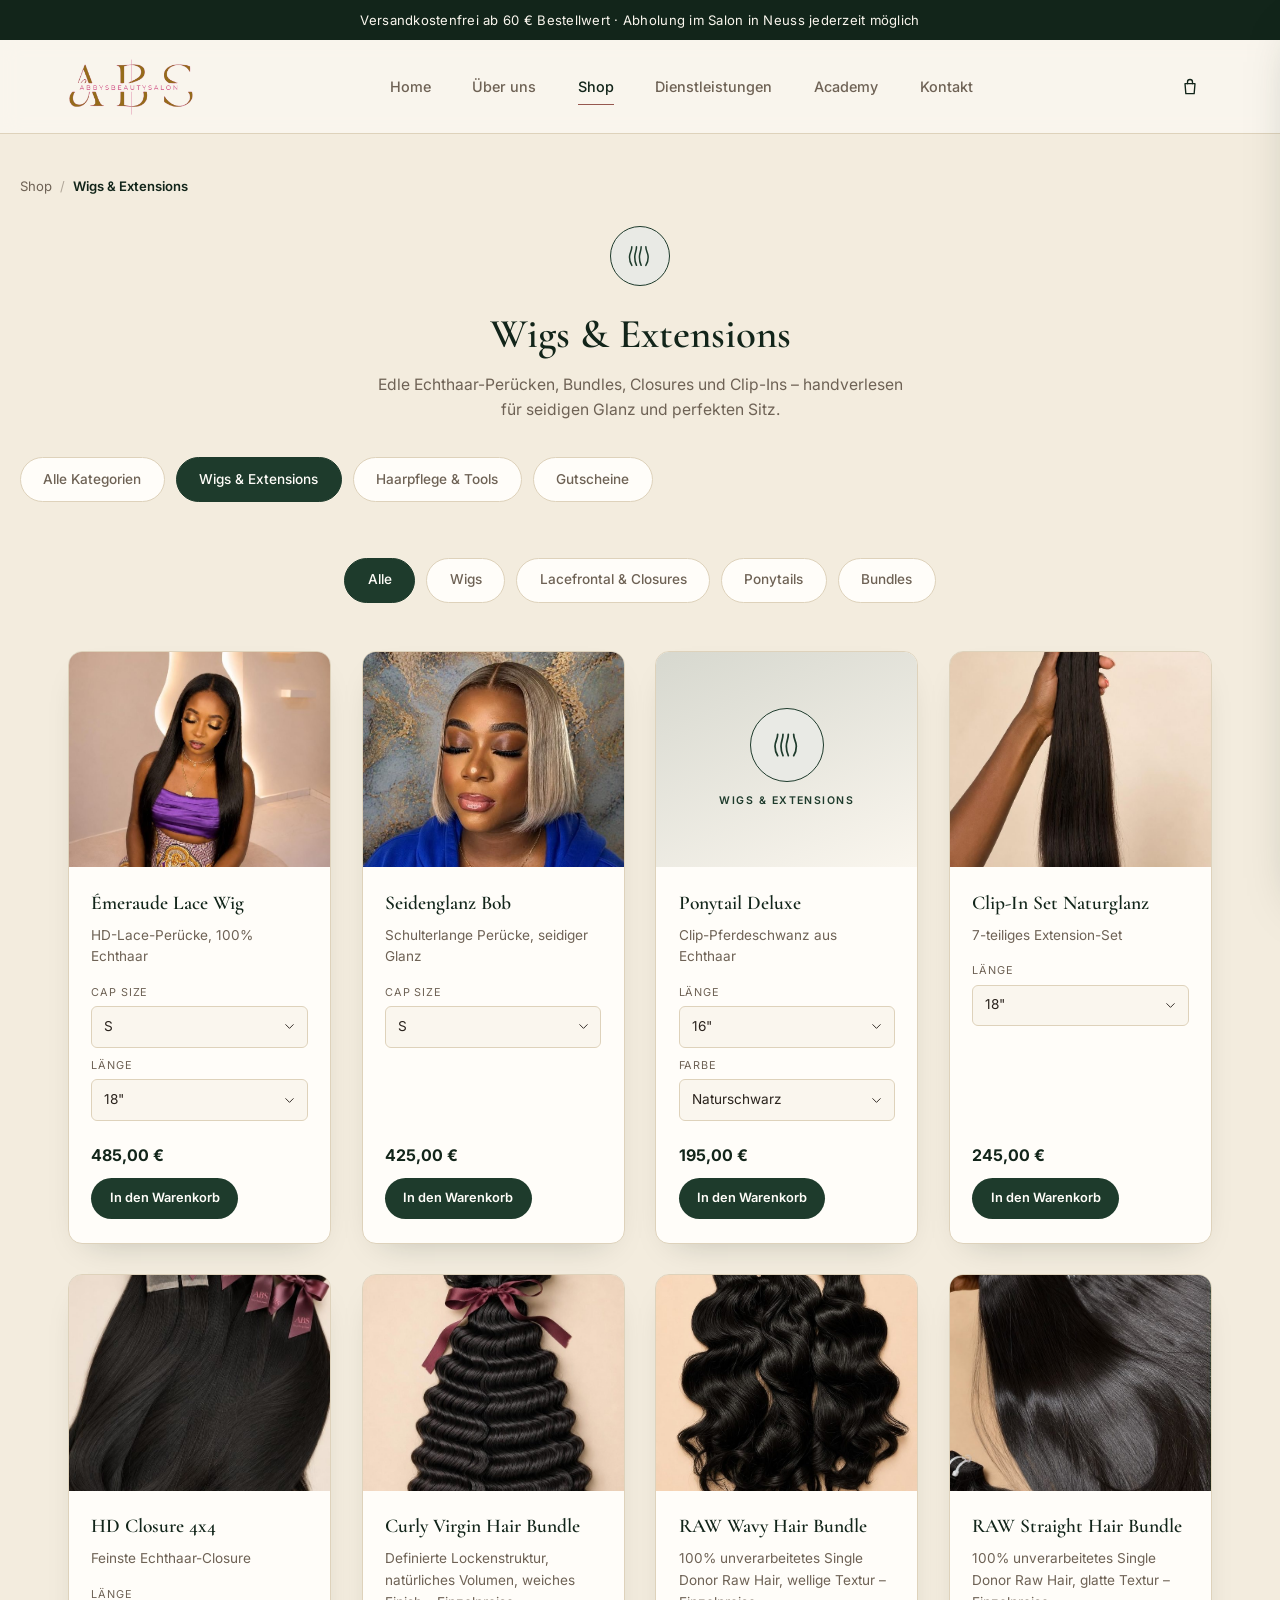
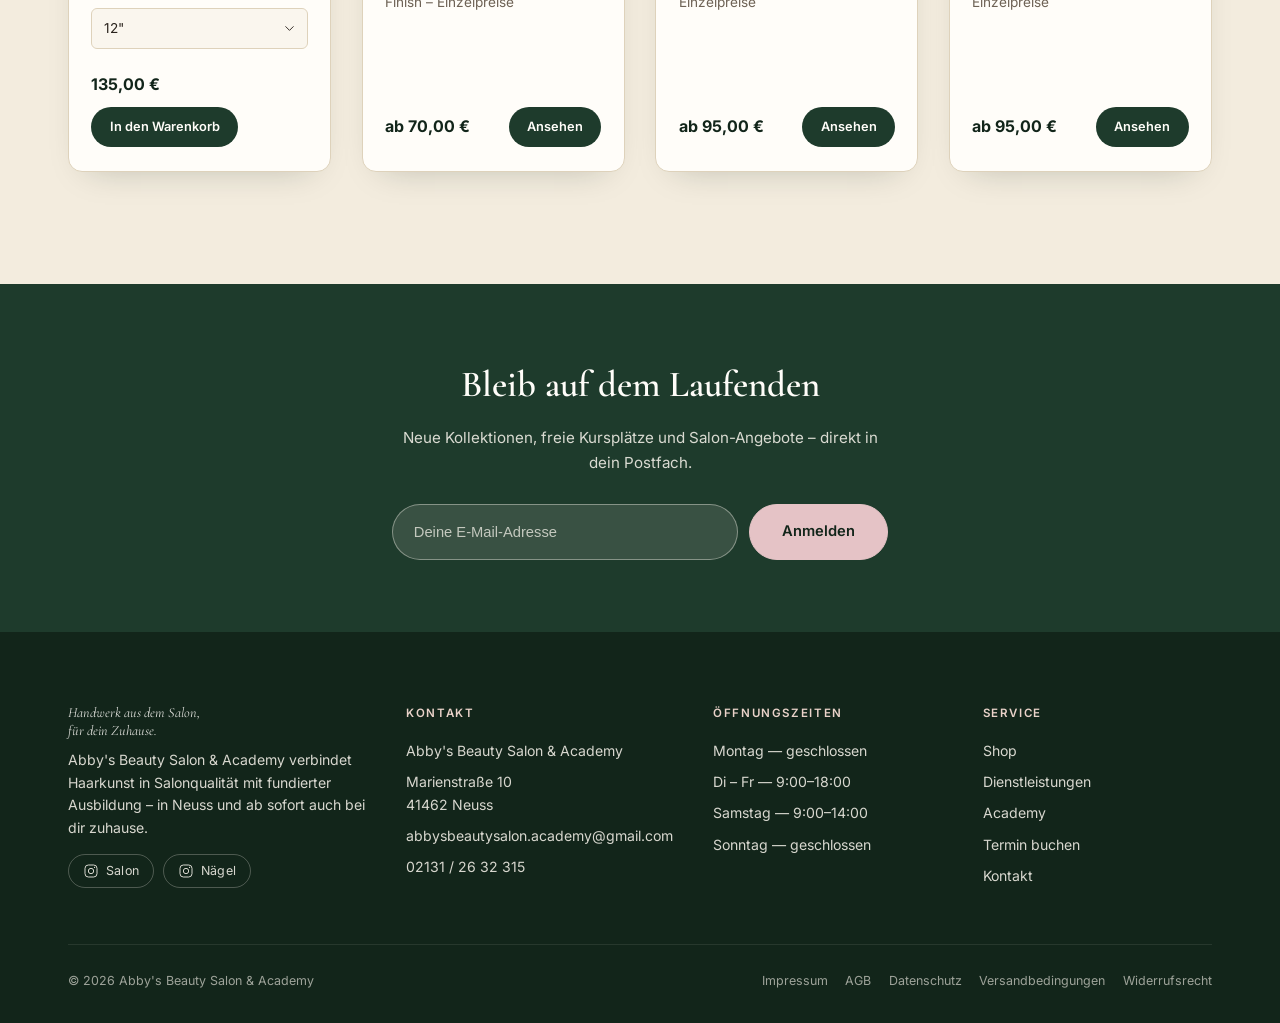
<file: shop-wigs.html>
<!DOCTYPE html>
<html lang="de">
<head>
<meta charset="UTF-8">
<meta name="viewport" content="width=device-width, initial-scale=1.0">
<title>Wigs &amp; Extensions – Abby's Beauty Salon &amp; Academy</title>
<meta name="description" content="Edle Echthaar-Perücken, Bundles, Closures und Clip-Ins von Abby's Beauty Salon &amp; Academy in Neuss.">
<link rel="preconnect" href="https://fonts.googleapis.com">
<link rel="preconnect" href="https://fonts.gstatic.com" crossorigin>
<link href="https://fonts.googleapis.com/css2?family=Cormorant+Garamond:ital,wght@0,400;0,500;0,600;0,700;1,500;1,600&family=Inter:wght@400;500;600;700&display=swap" rel="stylesheet">
<link rel="stylesheet" href="shop-style.css">
</head>
<body>

<a class="skip-link" href="#main">Zum Inhalt springen</a>

<div class="announce-bar">Versandkostenfrei ab 60&nbsp;€ Bestellwert &middot; Abholung im Salon in Neuss jederzeit möglich</div>

<header class="site-header">
  <div class="header-inner container">
    <button class="menu-toggle" id="menuToggle" aria-label="Menü öffnen" aria-expanded="false" aria-controls="mobileNav">
      <svg class="icon" viewBox="0 0 24 24" fill="none" stroke="currentColor" stroke-width="1.6" stroke-linecap="round"><path d="M4 7h16M4 12h16M4 17h16"/></svg>
    </button>
    <a href="index.html" class="logo">
      <img src="bilder/logo.png" alt="Abby's Beauty Salon &amp; Academy" class="logo-img">
    </a>
    <nav class="main-nav" aria-label="Hauptnavigation">
      <a href="index.html">Home</a>
      <a href="ueber-uns.html">Über uns</a>
      <a href="shop.html" class="is-current" aria-current="page">Shop</a>
      <a href="dienstleistungen.html">Dienstleistungen</a>
      <a href="kurse.html">Academy</a>
      <a href="kontakt.html">Kontakt</a>
    </nav>
    <div class="header-actions">
      <button class="cart-toggle" id="cartToggle" aria-label="Warenkorb öffnen">
        <svg class="icon" viewBox="0 0 24 24" fill="none" stroke="currentColor" stroke-width="1.6" stroke-linecap="round" stroke-linejoin="round"><path d="M6 8h12l-1 12H7L6 8z"/><path d="M9 8V6a3 3 0 0 1 6 0v2"/></svg>
        <span class="cart-badge" id="cartBadge" style="display:none;">0</span>
      </button>
    </div>
  </div>
  <nav class="mobile-nav" id="mobileNav" aria-label="Mobile Navigation">
    <a href="index.html">Home</a>
    <a href="ueber-uns.html">Über uns</a>
    <a href="shop.html" class="is-current">Shop</a>
    <a href="dienstleistungen.html">Dienstleistungen</a>
    <a href="kurse.html">Academy</a>
    <a href="kontakt.html">Kontakt</a>
  </nav>
</header>

<div class="cart-overlay" id="cartOverlay"></div>
<aside class="cart-drawer" id="cartDrawer" aria-hidden="true" aria-label="Warenkorb">
  <div class="cart-drawer-head">
    <h2 class="font-display">Warenkorb</h2>
    <button class="cart-close" id="cartClose" aria-label="Warenkorb schließen">
      <svg class="icon" viewBox="0 0 24 24" fill="none" stroke="currentColor" stroke-width="1.6" stroke-linecap="round"><path d="M6 6l12 12M18 6L6 18"/></svg>
    </button>
  </div>
  <div class="cart-body" id="cartBody"></div>
  <div class="cart-footer">
    <div class="cart-total-row"><span>Gesamt</span><span id="cartTotal">0,00 €</span></div>
    <a href="checkout.html" class="btn-primary cart-checkout is-disabled" id="checkoutBtn">Zur Kasse</a>
  </div>
</aside>

<main id="main">

  <section class="category-header container">
    <nav class="breadcrumb" aria-label="Breadcrumb">
      <a href="shop.html">Shop</a><span class="sep">/</span><span class="current">Wigs &amp; Extensions</span>
    </nav>
    <div class="category-header-main">
      <div class="category-icon-badge" style="--accent:#1E3B2C">
        <svg class="icon" viewBox="0 0 24 24" fill="none" stroke="currentColor" stroke-width="1.3" stroke-linecap="round"><path d="M5 4c0 4-2 5-2 9s2 7 2 7"/><path d="M9 4c0 4-1.5 5-1.5 9s1.5 7 1.5 7"/><path d="M13 4c0 4-1.5 5-1.5 9s1.5 7 1.5 7"/><path d="M17 4c0 4 2 5 2 9s-2 7-2 7"/></svg>
      </div>
      <div>
        <h1 class="font-display">Wigs &amp; Extensions</h1>
        <p>Edle Echthaar-Perücken, Bundles, Closures und Clip-Ins – handverlesen für seidigen Glanz und perfekten Sitz.</p>
      </div>
    </div>
    <div class="category-switch">
      <a href="shop.html" class="filter-pill">Alle Kategorien</a>
      <a href="shop-wigs.html" class="filter-pill is-active">Wigs &amp; Extensions</a>
      <a href="shop-haarpflege.html" class="filter-pill">Haarpflege &amp; Tools</a>
      <a href="shop-gutscheine.html" class="filter-pill">Gutscheine</a>
    </div>
  </section>

  <section class="shop-section container">
    <div class="filter-bar" id="subFilterBar">
      <button class="filter-pill is-active" type="button" data-sub="all">Alle</button>
      <button class="filter-pill" type="button" data-sub="wigs">Wigs</button>
      <button class="filter-pill" type="button" data-sub="lacefrontal-closures">Lacefrontal &amp; Closures</button>
      <button class="filter-pill" type="button" data-sub="ponytails">Ponytails</button>
      <button class="filter-pill" type="button" data-sub="bundles">Bundles</button>
    </div>
    <div class="shop-grid" id="shopGrid"></div>
  </section>

  <section class="newsletter">
    <div class="newsletter-inner">
      <h2 class="font-display">Bleib auf dem Laufenden</h2>
      <p>Neue Kollektionen, freie Kursplätze und Salon-Angebote – direkt in dein Postfach.</p>
      <form class="newsletter-form" id="newsletterForm">
        <input type="email" required placeholder="Deine E-Mail-Adresse" aria-label="E-Mail-Adresse" id="newsletterEmail">
        <button type="submit" class="btn-primary">Anmelden</button>
      </form>
      <p class="newsletter-success" id="newsletterSuccess">
        <svg class="icon" viewBox="0 0 24 24" fill="none" stroke="currentColor" stroke-width="2" stroke-linecap="round" stroke-linejoin="round"><path d="M5 12l5 5L20 7"/></svg>
        Danke! Du bist jetzt Teil der Abby's Community.
      </p>
    </div>
  </section>

</main>

<footer class="site-footer">
  <div class="container">
    <div class="footer-grid">
      <div class="footer-col">
        <p class="footer-brand-statement">Handwerk aus dem Salon,<br>für dein Zuhause.</p>
        <p class="footer-tagline">Abby's Beauty Salon &amp; Academy verbindet Haarkunst in Salonqualität mit fundierter Ausbildung – in Neuss und ab sofort auch bei dir zuhause.</p>
        <div class="footer-social">
          <a href="https://www.instagram.com/abbys.beautysalon/" aria-label="Instagram – Salon" title="Instagram – Salon" target="_blank" rel="noopener"><svg class="icon" viewBox="0 0 24 24" fill="none" stroke="currentColor" stroke-width="1.5"><rect x="3" y="3" width="18" height="18" rx="5"/><circle cx="12" cy="12" r="4"/><circle cx="17.3" cy="6.7" r="0.9" fill="currentColor" stroke="none"/></svg><span>Salon</span></a>
          <a href="https://www.instagram.com/abbys.beautysalonnails/" aria-label="Instagram – Nägel" title="Instagram – Nägel" target="_blank" rel="noopener"><svg class="icon" viewBox="0 0 24 24" fill="none" stroke="currentColor" stroke-width="1.5"><rect x="3" y="3" width="18" height="18" rx="5"/><circle cx="12" cy="12" r="4"/><circle cx="17.3" cy="6.7" r="0.9" fill="currentColor" stroke="none"/></svg><span>Nägel</span></a>
        </div>
      </div>
      <div class="footer-col">
        <h3>Kontakt</h3>
        <p>Abby's Beauty Salon &amp; Academy</p>
        <p>Marienstraße 10<br>41462 Neuss</p>
        <a href="mailto:abbysbeautysalon.academy@gmail.com">abbysbeautysalon.academy@gmail.com</a>
        <a href="tel:+4921312632315">02131 / 26 32 315</a>
      </div>
      <div class="footer-col">
        <h3>Öffnungszeiten</h3>
        <p>Montag — geschlossen</p>
        <p>Di – Fr — 9:00–18:00</p>
        <p>Samstag — 9:00–14:00</p>
        <p>Sonntag — geschlossen</p>
      </div>
      <div class="footer-col">
        <h3>Service</h3>
        <a href="shop.html">Shop</a>
        <a href="dienstleistungen.html">Dienstleistungen</a>
        <a href="kurse.html">Academy</a>
        <a href="kontakt.html">Termin buchen</a>
        <a href="kontakt.html">Kontakt</a>
      </div>
    </div>
    <div class="footer-bottom">
      <span>&copy; 2026 Abby's Beauty Salon &amp; Academy</span>
      <div class="footer-legal">
        <a href="impressum.html">Impressum</a>
        <a href="agb.html">AGB</a>
        <a href="datenschutz.html">Datenschutz</a>
        <a href="versand.html">Versandbedingungen</a>
        <a href="widerruf.html">Widerrufsrecht</a>
      </div>
    </div>
  </div>
</footer>

<script src="shop-cart.js"></script>
<script>
  var PRODUCTS = [
    { id: 'w1', cat: 'wigs', sub: 'wigs', name: "Émeraude Lace Wig", desc: 'HD-Lace-Perücke, 100% Echthaar', price: 485, img: 'bilder/wig-lace-black.jpg', variants: [ { label: 'Cap Size', options: ['S', 'M', 'L'] }, { label: 'Länge', options: ['18"', '20"', '22"'] } ] },
    { id: 'w2', cat: 'wigs', sub: 'wigs', name: 'Seidenglanz Bob', desc: 'Schulterlange Perücke, seidiger Glanz', price: 425, img: 'bilder/wig-bob-blonde.jpg', variants: [ { label: 'Cap Size', options: ['S', 'M', 'L'] } ] },
    { id: 'w3', cat: 'wigs', sub: 'ponytails', name: 'Ponytail Deluxe', desc: 'Clip-Pferdeschwanz aus Echthaar', price: 195, variants: [ { label: 'Länge', options: ['16"', '18"', '20"', '22"'] }, { label: 'Farbe', options: ['Naturschwarz', 'Kastanie'] } ] },
    { id: 'w4', cat: 'wigs', sub: 'bundles', name: 'Clip-In Set Naturglanz', desc: '7-teiliges Extension-Set', price: 245, img: 'bilder/wig-clipin-bundle.jpg', variants: [ { label: 'Länge', options: ['18"', '20"', '22"'] } ] },
    { id: 'w5', cat: 'wigs', sub: 'lacefrontal-closures', name: 'HD Closure 4x4', desc: 'Feinste Echthaar-Closure', price: 135, img: 'bilder/wig-closure-bundles.jpg', variants: [ { label: 'Länge', options: ['12"', '14"', '16"', '18"'] } ] },
    { id: 'w7', cat: 'wigs', sub: 'bundles', name: 'Curly Virgin Hair Bundle', desc: 'Definierte Lockenstruktur, natürliches Volumen, weiches Finish – Einzelpreise', priceFrom: 'ab 70,00 €', img: 'bilder/wig-wavy-bundle.jpg', detailUrl: 'produkt-curly-virgin-hair.html', variants: [] },
    { id: 'w8', cat: 'wigs', sub: 'bundles', name: 'RAW Wavy Hair Bundle', desc: '100% unverarbeitetes Single Donor Raw Hair, wellige Textur – Einzelpreise', priceFrom: 'ab 95,00 €', img: 'bilder/wig-raw-wavy-bundle.jpg', detailUrl: 'produkt-raw-wavy-bundle.html', variants: [] },
    { id: 'w9', cat: 'wigs', sub: 'bundles', name: 'RAW Straight Hair Bundle', desc: '100% unverarbeitetes Single Donor Raw Hair, glatte Textur – Einzelpreise', priceFrom: 'ab 95,00 €', img: 'bilder/wig-raw-straight-bundle.jpg', detailUrl: 'produkt-raw-straight-bundle.html', variants: [] }
  ];
  initSubFilter(PRODUCTS);
</script>
</body>
</html>
</file>
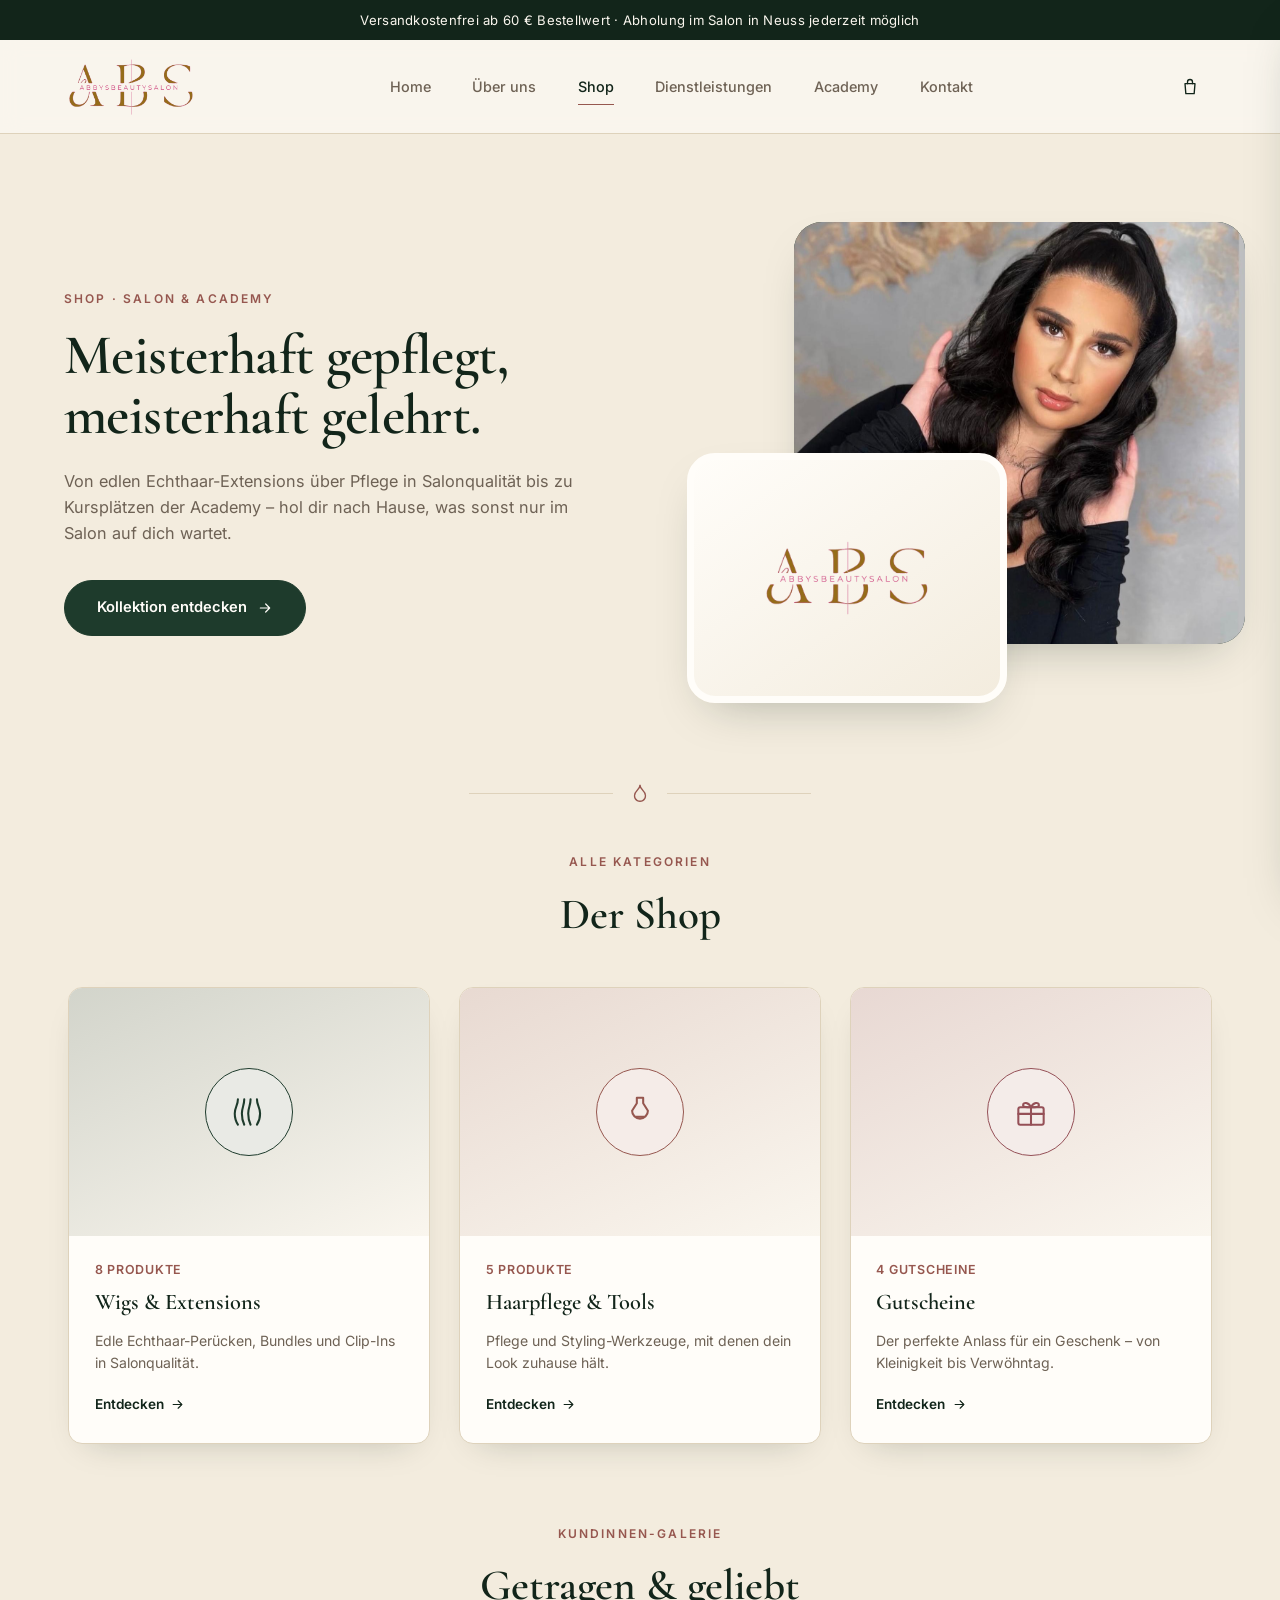
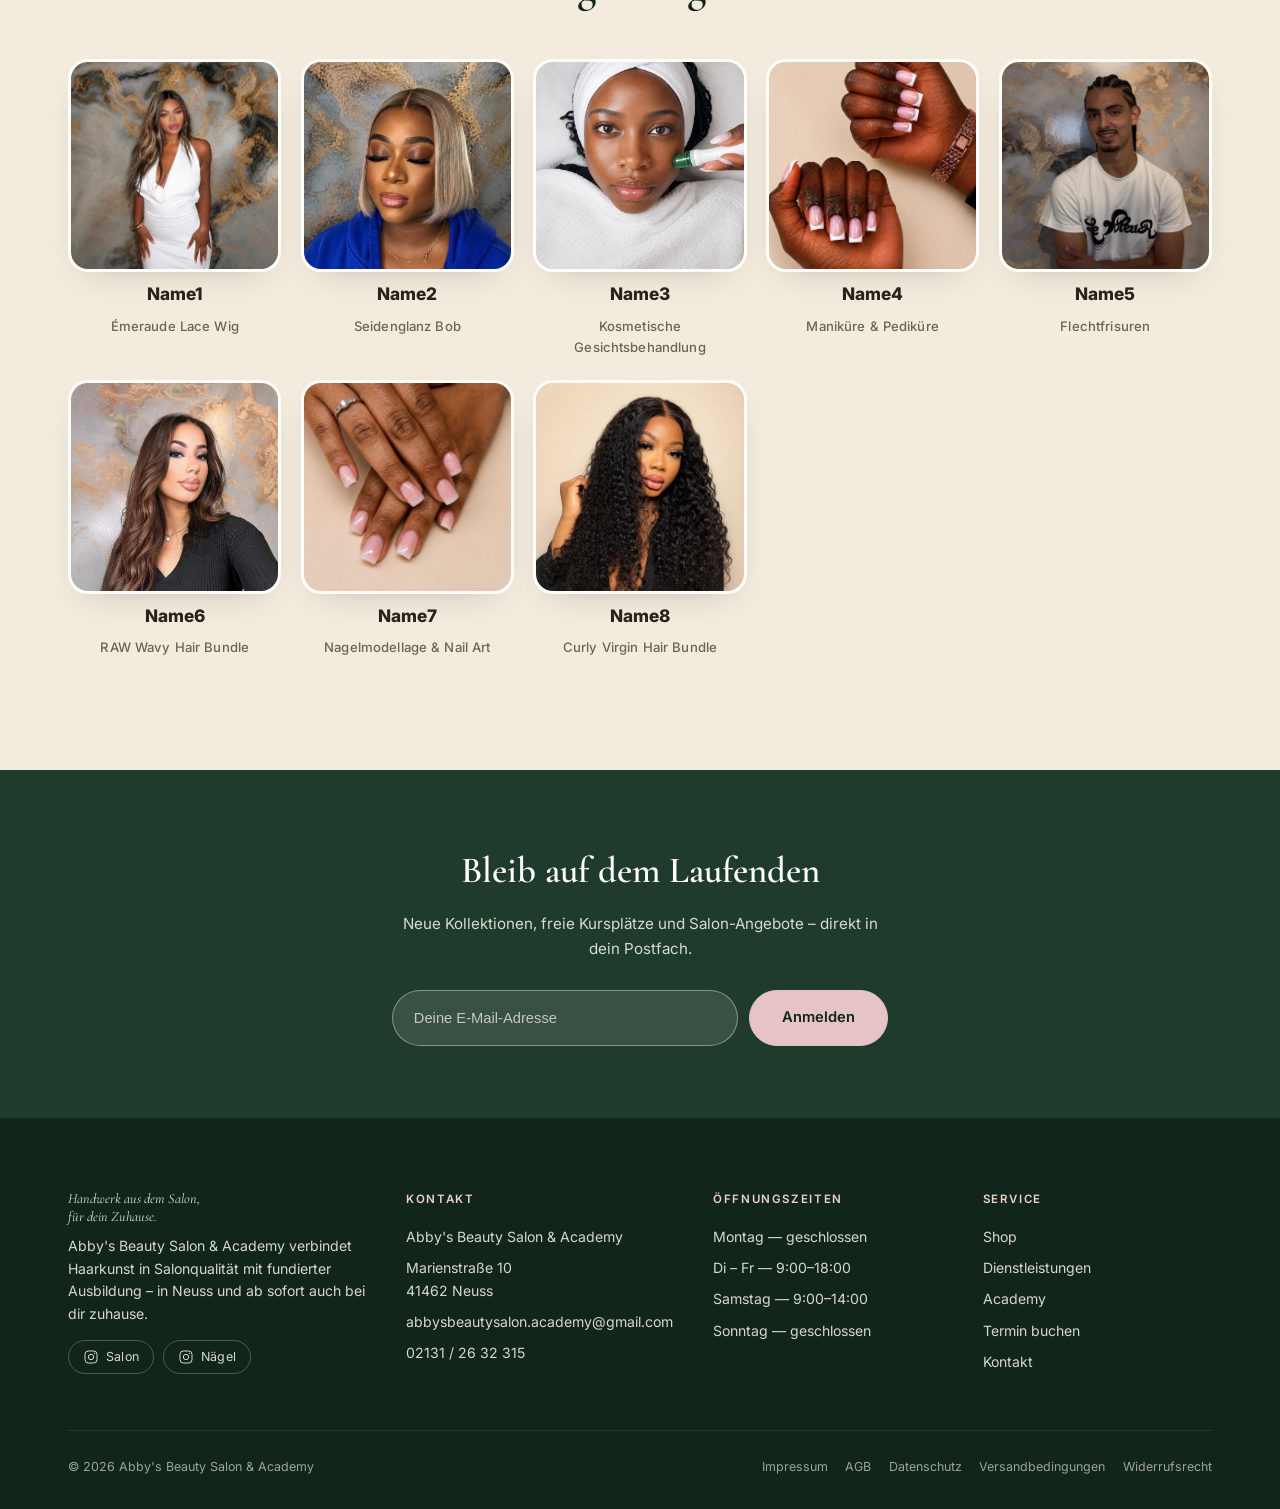
<file: shop.html>
<!DOCTYPE html>
<html lang="de">
<head>
<meta charset="UTF-8">
<meta name="viewport" content="width=device-width, initial-scale=1.0">
<title>Shop – Abby's Beauty Salon &amp; Academy</title>
<meta name="description" content="Wigs, Extensions, Haarpflege, Gutscheine und Academy-Kurse von Abby's Beauty Salon &amp; Academy in Neuss.">
<link rel="preconnect" href="https://fonts.googleapis.com">
<link rel="preconnect" href="https://fonts.gstatic.com" crossorigin>
<link href="https://fonts.googleapis.com/css2?family=Cormorant+Garamond:ital,wght@0,400;0,500;0,600;0,700;1,500;1,600&family=Inter:wght@400;500;600;700&display=swap" rel="stylesheet">
<link rel="stylesheet" href="shop-style.css">
</head>
<body>

<a class="skip-link" href="#main">Zum Inhalt springen</a>

<div class="announce-bar">Versandkostenfrei ab 60&nbsp;€ Bestellwert &middot; Abholung im Salon in Neuss jederzeit möglich</div>

<header class="site-header">
  <div class="header-inner container">
    <button class="menu-toggle" id="menuToggle" aria-label="Menü öffnen" aria-expanded="false" aria-controls="mobileNav">
      <svg class="icon" viewBox="0 0 24 24" fill="none" stroke="currentColor" stroke-width="1.6" stroke-linecap="round"><path d="M4 7h16M4 12h16M4 17h16"/></svg>
    </button>
    <a href="index.html" class="logo">
      <img src="bilder/logo.png" alt="Abby's Beauty Salon &amp; Academy" class="logo-img">
    </a>
    <nav class="main-nav" aria-label="Hauptnavigation">
      <a href="index.html">Home</a>
      <a href="ueber-uns.html">Über uns</a>
      <a href="shop.html" class="is-current" aria-current="page">Shop</a>
      <a href="dienstleistungen.html">Dienstleistungen</a>
      <a href="kurse.html">Academy</a>
      <a href="kontakt.html">Kontakt</a>
    </nav>
    <div class="header-actions">
      <button class="cart-toggle" id="cartToggle" aria-label="Warenkorb öffnen">
        <svg class="icon" viewBox="0 0 24 24" fill="none" stroke="currentColor" stroke-width="1.6" stroke-linecap="round" stroke-linejoin="round"><path d="M6 8h12l-1 12H7L6 8z"/><path d="M9 8V6a3 3 0 0 1 6 0v2"/></svg>
        <span class="cart-badge" id="cartBadge" style="display:none;">0</span>
      </button>
    </div>
  </div>
  <nav class="mobile-nav" id="mobileNav" aria-label="Mobile Navigation">
    <a href="index.html">Home</a>
    <a href="ueber-uns.html">Über uns</a>
    <a href="shop.html" class="is-current">Shop</a>
    <a href="dienstleistungen.html">Dienstleistungen</a>
    <a href="kurse.html">Academy</a>
    <a href="kontakt.html">Kontakt</a>
  </nav>
</header>

<div class="cart-overlay" id="cartOverlay"></div>
<aside class="cart-drawer" id="cartDrawer" aria-hidden="true" aria-label="Warenkorb">
  <div class="cart-drawer-head">
    <h2 class="font-display">Warenkorb</h2>
    <button class="cart-close" id="cartClose" aria-label="Warenkorb schließen">
      <svg class="icon" viewBox="0 0 24 24" fill="none" stroke="currentColor" stroke-width="1.6" stroke-linecap="round"><path d="M6 6l12 12M18 6L6 18"/></svg>
    </button>
  </div>
  <div class="cart-body" id="cartBody"></div>
  <div class="cart-footer">
    <div class="cart-total-row"><span>Gesamt</span><span id="cartTotal">0,00 €</span></div>
    <a href="checkout.html" class="btn-primary cart-checkout is-disabled" id="checkoutBtn">Zur Kasse</a>
  </div>
</aside>

<main id="main">

  <section class="hero" id="top">
    <div class="hero-content">
      <p class="eyebrow">Shop · Salon &amp; Academy</p>
      <h1 class="hero-title font-display">Meisterhaft gepflegt,<br>meisterhaft gelehrt.</h1>
      <p class="hero-sub">Von edlen Echthaar-Extensions über Pflege in Salonqualität bis zu Kursplätzen der Academy – hol dir nach Hause, was sonst nur im Salon auf dich wartet.</p>
      <a href="#kategorien" class="btn-primary">Kollektion entdecken
        <svg class="icon" style="width:16px;height:16px;" viewBox="0 0 24 24" fill="none" stroke="currentColor" stroke-width="1.8" stroke-linecap="round" stroke-linejoin="round"><path d="M5 12h14M13 6l6 6-6 6"/></svg>
      </a>
    </div>
    <div class="hero-visual" aria-hidden="true">
      <div class="hero-panel hero-panel--main">
        <img src="bilder/hero-shop.jpg" alt="Abby's Beauty Salon &amp; Academy" class="hero-photo">
      </div>
      <div class="hero-panel hero-panel--accent">
        <img src="bilder/logo.png" alt="" class="hero-logo">
      </div>
    </div>
  </section>

  <div class="section-divider" aria-hidden="true">
    <svg class="icon" viewBox="0 0 24 24" fill="none" stroke="currentColor" stroke-width="1.4" stroke-linecap="round"><path d="M12 3c0 6-6 6-6 12s6 6 6 6 6 0 6-6-6-6-6-12z"/></svg>
  </div>

  <section class="shop-section container" id="kategorien">
    <div class="shop-heading">
      <p class="eyebrow">Alle Kategorien</p>
      <h2 class="font-display">Der Shop</h2>
    </div>

    <div class="category-grid">
      <a href="shop-wigs.html" class="category-tile" style="--accent:#1E3B2C">
        <div class="category-tile-visual">
          <div class="visual-seal">
            <svg class="icon" viewBox="0 0 24 24" fill="none" stroke="currentColor" stroke-width="1.3" stroke-linecap="round"><path d="M5 4c0 4-2 5-2 9s2 7 2 7"/><path d="M9 4c0 4-1.5 5-1.5 9s1.5 7 1.5 7"/><path d="M13 4c0 4-1.5 5-1.5 9s1.5 7 1.5 7"/><path d="M17 4c0 4 2 5 2 9s-2 7-2 7"/></svg>
          </div>
        </div>
        <div class="category-tile-info">
          <span class="category-tile-count">8 Produkte</span>
          <h3 class="font-display">Wigs &amp; Extensions</h3>
          <p class="category-tile-desc">Edle Echthaar-Perücken, Bundles und Clip-Ins in Salonqualität.</p>
          <span class="category-tile-cta">Entdecken
            <svg class="icon" viewBox="0 0 24 24" fill="none" stroke="currentColor" stroke-width="1.8" stroke-linecap="round" stroke-linejoin="round"><path d="M5 12h14M13 6l6 6-6 6"/></svg>
          </span>
        </div>
      </a>

      <a href="shop-haarpflege.html" class="category-tile" style="--accent:#96574F">
        <div class="category-tile-visual">
          <div class="visual-seal">
            <svg class="icon" viewBox="0 0 24 24" fill="none" stroke="currentColor" stroke-width="1.3" stroke-linecap="round" stroke-linejoin="round"><path d="M10 3h4v3.5l3 4.7a5 5 0 1 1-10 0l3-4.7V3z"/><path d="M9.3 15h5.4"/></svg>
          </div>
        </div>
        <div class="category-tile-info">
          <span class="category-tile-count">5 Produkte</span>
          <h3 class="font-display">Haarpflege &amp; Tools</h3>
          <p class="category-tile-desc">Pflege und Styling-Werkzeuge, mit denen dein Look zuhause hält.</p>
          <span class="category-tile-cta">Entdecken
            <svg class="icon" viewBox="0 0 24 24" fill="none" stroke="currentColor" stroke-width="1.8" stroke-linecap="round" stroke-linejoin="round"><path d="M5 12h14M13 6l6 6-6 6"/></svg>
          </span>
        </div>
      </a>

      <a href="shop-gutscheine.html" class="category-tile" style="--accent:#955057">
        <div class="category-tile-visual">
          <div class="visual-seal">
            <svg class="icon" viewBox="0 0 24 24" fill="none" stroke="currentColor" stroke-width="1.3" stroke-linecap="round" stroke-linejoin="round"><rect x="4" y="9" width="16" height="11" rx="1.2"/><path d="M4 13.2h16M12 9v11"/><path d="M12 9c-1.4-3-5-3.6-5-1.3C7 9 9.2 9 12 9zM12 9c1.4-3 5-3.6 5-1.3C17 9 14.8 9 12 9z"/></svg>
          </div>
        </div>
        <div class="category-tile-info">
          <span class="category-tile-count">4 Gutscheine</span>
          <h3 class="font-display">Gutscheine</h3>
          <p class="category-tile-desc">Der perfekte Anlass für ein Geschenk – von Kleinigkeit bis Verwöhntag.</p>
          <span class="category-tile-cta">Entdecken
            <svg class="icon" viewBox="0 0 24 24" fill="none" stroke="currentColor" stroke-width="1.8" stroke-linecap="round" stroke-linejoin="round"><path d="M5 12h14M13 6l6 6-6 6"/></svg>
          </span>
        </div>
      </a>

    </div>
  </section>

  <section class="shop-section container" id="bewertungen">
    <div class="shop-heading">
      <p class="eyebrow">Kundinnen-Galerie</p>
      <h2 class="font-display">Getragen &amp; geliebt</h2>
    </div>
    <div class="review-grid" id="reviewGrid"></div>
  </section>

  <section class="newsletter">
    <div class="newsletter-inner">
      <h2 class="font-display">Bleib auf dem Laufenden</h2>
      <p>Neue Kollektionen, freie Kursplätze und Salon-Angebote – direkt in dein Postfach.</p>
      <form class="newsletter-form" id="newsletterForm">
        <input type="email" required placeholder="Deine E-Mail-Adresse" aria-label="E-Mail-Adresse" id="newsletterEmail">
        <button type="submit" class="btn-primary">Anmelden</button>
      </form>
      <p class="newsletter-success" id="newsletterSuccess">
        <svg class="icon" viewBox="0 0 24 24" fill="none" stroke="currentColor" stroke-width="2" stroke-linecap="round" stroke-linejoin="round"><path d="M5 12l5 5L20 7"/></svg>
        Danke! Du bist jetzt Teil der Abby's Community.
      </p>
    </div>
  </section>

</main>

<footer class="site-footer">
  <div class="container">
    <div class="footer-grid">
      <div class="footer-col">
        <p class="footer-brand-statement">Handwerk aus dem Salon,<br>für dein Zuhause.</p>
        <p class="footer-tagline">Abby's Beauty Salon &amp; Academy verbindet Haarkunst in Salonqualität mit fundierter Ausbildung – in Neuss und ab sofort auch bei dir zuhause.</p>
        <div class="footer-social">
          <a href="https://www.instagram.com/abbys.beautysalon/" aria-label="Instagram – Salon" title="Instagram – Salon" target="_blank" rel="noopener"><svg class="icon" viewBox="0 0 24 24" fill="none" stroke="currentColor" stroke-width="1.5"><rect x="3" y="3" width="18" height="18" rx="5"/><circle cx="12" cy="12" r="4"/><circle cx="17.3" cy="6.7" r="0.9" fill="currentColor" stroke="none"/></svg><span>Salon</span></a>
          <a href="https://www.instagram.com/abbys.beautysalonnails/" aria-label="Instagram – Nägel" title="Instagram – Nägel" target="_blank" rel="noopener"><svg class="icon" viewBox="0 0 24 24" fill="none" stroke="currentColor" stroke-width="1.5"><rect x="3" y="3" width="18" height="18" rx="5"/><circle cx="12" cy="12" r="4"/><circle cx="17.3" cy="6.7" r="0.9" fill="currentColor" stroke="none"/></svg><span>Nägel</span></a>
        </div>
      </div>
      <div class="footer-col">
        <h3>Kontakt</h3>
        <p>Abby's Beauty Salon &amp; Academy</p>
        <p>Marienstraße 10<br>41462 Neuss</p>
        <a href="mailto:abbysbeautysalon.academy@gmail.com">abbysbeautysalon.academy@gmail.com</a>
        <a href="tel:+4921312632315">02131 / 26 32 315</a>
      </div>
      <div class="footer-col">
        <h3>Öffnungszeiten</h3>
        <p>Montag — geschlossen</p>
        <p>Di – Fr — 9:00–18:00</p>
        <p>Samstag — 9:00–14:00</p>
        <p>Sonntag — geschlossen</p>
      </div>
      <div class="footer-col">
        <h3>Service</h3>
        <a href="shop.html">Shop</a>
        <a href="dienstleistungen.html">Dienstleistungen</a>
        <a href="kurse.html">Academy</a>
        <a href="kontakt.html">Termin buchen</a>
        <a href="kontakt.html">Kontakt</a>
      </div>
    </div>
    <div class="footer-bottom">
      <span>&copy; 2026 Abby's Beauty Salon &amp; Academy</span>
      <div class="footer-legal">
        <a href="impressum.html">Impressum</a>
        <a href="agb.html">AGB</a>
        <a href="datenschutz.html">Datenschutz</a>
        <a href="versand.html">Versandbedingungen</a>
        <a href="widerruf.html">Widerrufsrecht</a>
      </div>
    </div>
  </div>
</footer>

<script src="shop-cart.js"></script>
<script>
(function () {
  // PLATZHALTER — durch echte Kundinnenfotos, Namen und Produkte ersetzen.
  // img: 'bilder/...jpg' hinzufügen, sonst zeigt die Karte weiter das Initial-Medaillon.
  var REVIEWS = [
    { name: 'Name1', product: 'Émeraude Lace Wig', accent: '#1E3B2C', img: 'bilder/kurs-balayage.jpg' },
    { name: 'Name2', product: 'Seidenglanz Bob', accent: '#1E3B2C', img: 'bilder/wig-bob-blonde.jpg' },
    { name: 'Name3', product: 'Kosmetische Gesichtsbehandlung', accent: '#B8826E', img: 'bilder/dienstleistung-gesicht.jpg' },
    { name: 'Name4', product: 'Maniküre & Pediküre', accent: '#B8826E', img: 'bilder/dienstleistung-manikuere.jpg' },
    { name: 'Name5', product: 'Flechtfrisuren', accent: '#B8826E', img: 'bilder/dienstleistung-haare-schnitt.jpg' },
    { name: 'Name6', product: 'RAW Wavy Hair Bundle', accent: '#96574F', img: 'bilder/academy-banner.jpg' },
    { name: 'Name7', product: 'Nagelmodellage & Nail Art', accent: '#B8826E', img: 'bilder/dienstleistung-gel.jpg' },
    { name: 'Name8', product: 'Curly Virgin Hair Bundle', accent: '#96574F', img: 'bilder/kurs-grundkurs-bob.jpg' }
  ];

  function esc(s) { return String(s).replace(/&/g,'&amp;').replace(/</g,'&lt;').replace(/>/g,'&gt;').replace(/"/g,'&quot;'); }

  function reviewCardHTML(r) {
    var visual = r.img
      ? '<img src="' + esc(r.img) + '" alt="' + esc(r.name) + '" loading="lazy">'
      : '<span class="review-initial">' + esc(r.name.charAt(0)) + '</span>';
    return '<div class="review-card">' +
      '<div class="review-photo" style="--accent:' + r.accent + '">' + visual + '</div>' +
      '<p class="review-name">' + esc(r.name) + '</p>' +
      '<span class="review-product">' + esc(r.product) + '</span>' +
    '</div>';
  }

  var grid = document.getElementById('reviewGrid');
  grid.innerHTML = REVIEWS.map(reviewCardHTML).join('');

  var obs = new IntersectionObserver(function (entries) {
    entries.forEach(function (e) { if (e.isIntersecting) { e.target.classList.add('is-visible'); obs.unobserve(e.target); } });
  }, { threshold: 0.15 });
  document.querySelectorAll('.review-card').forEach(function (c) { obs.observe(c); });
})();
</script>
</body>
</html>
</file>
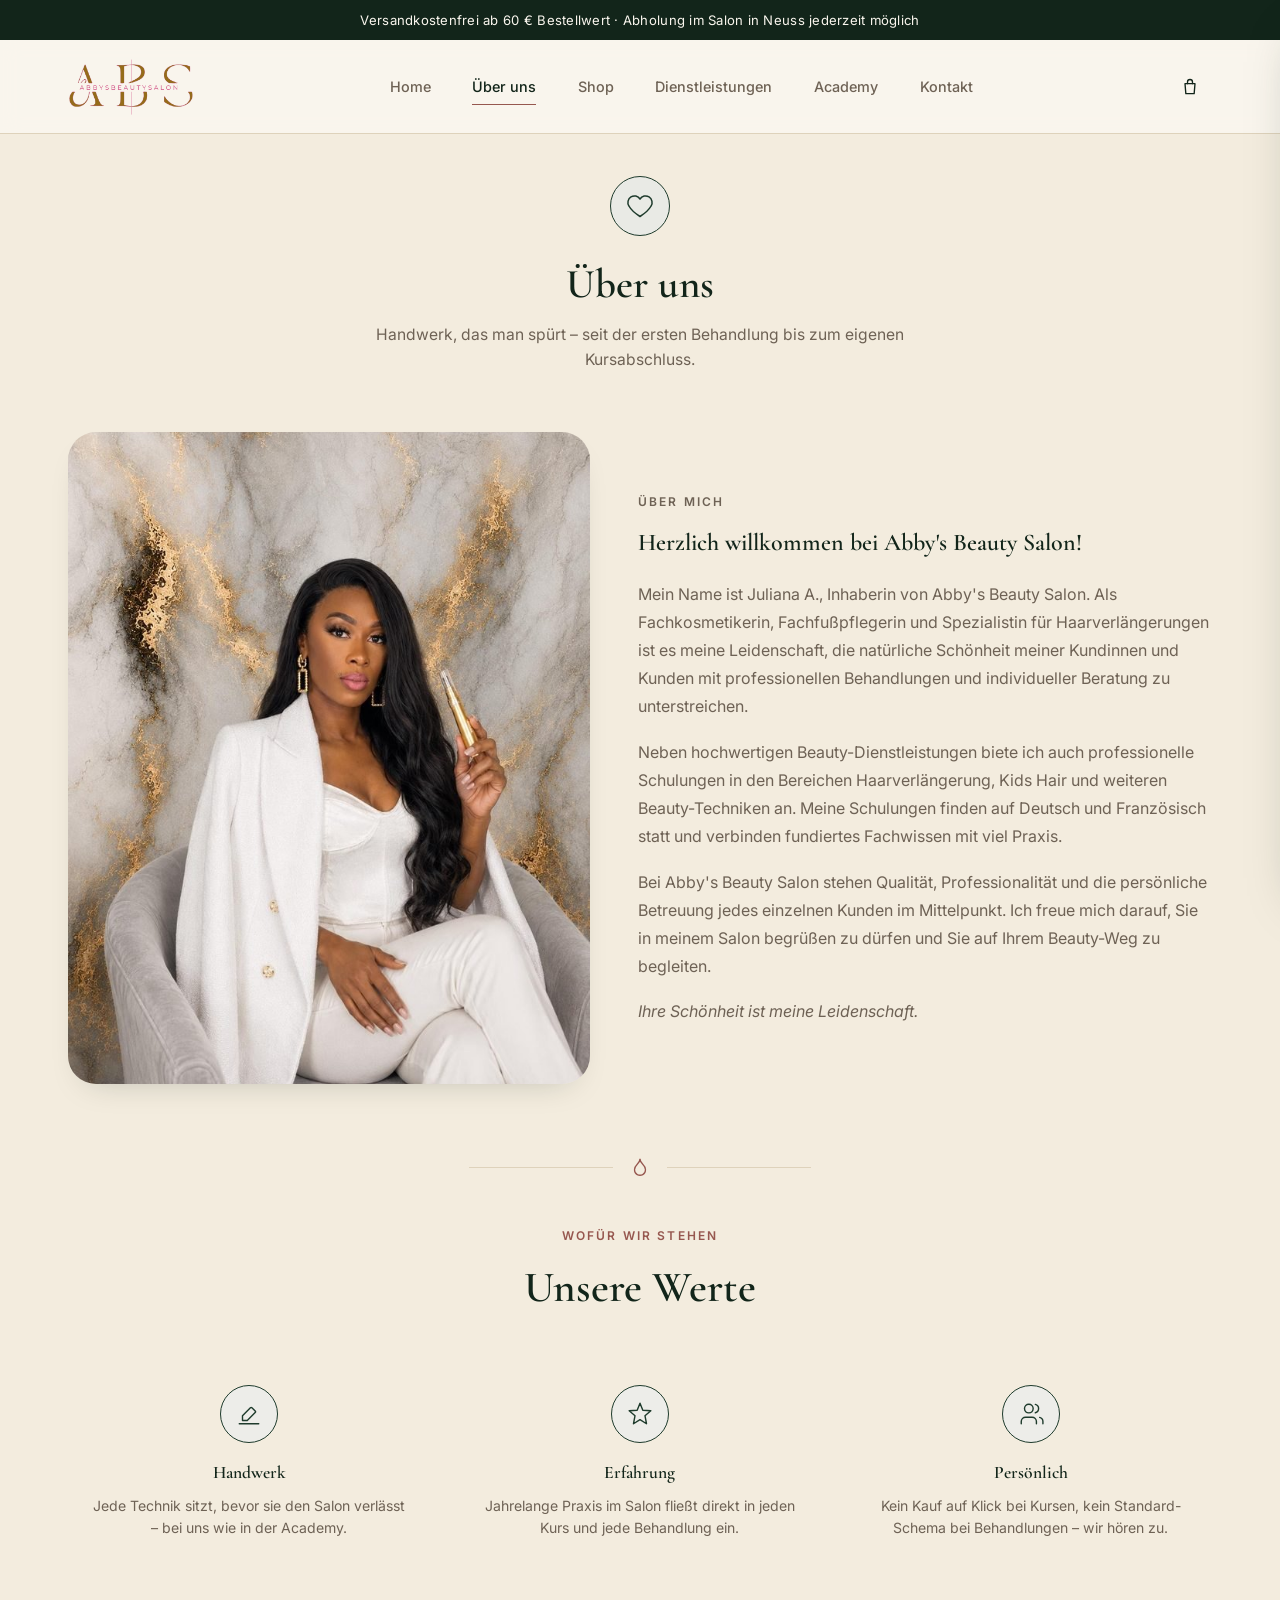
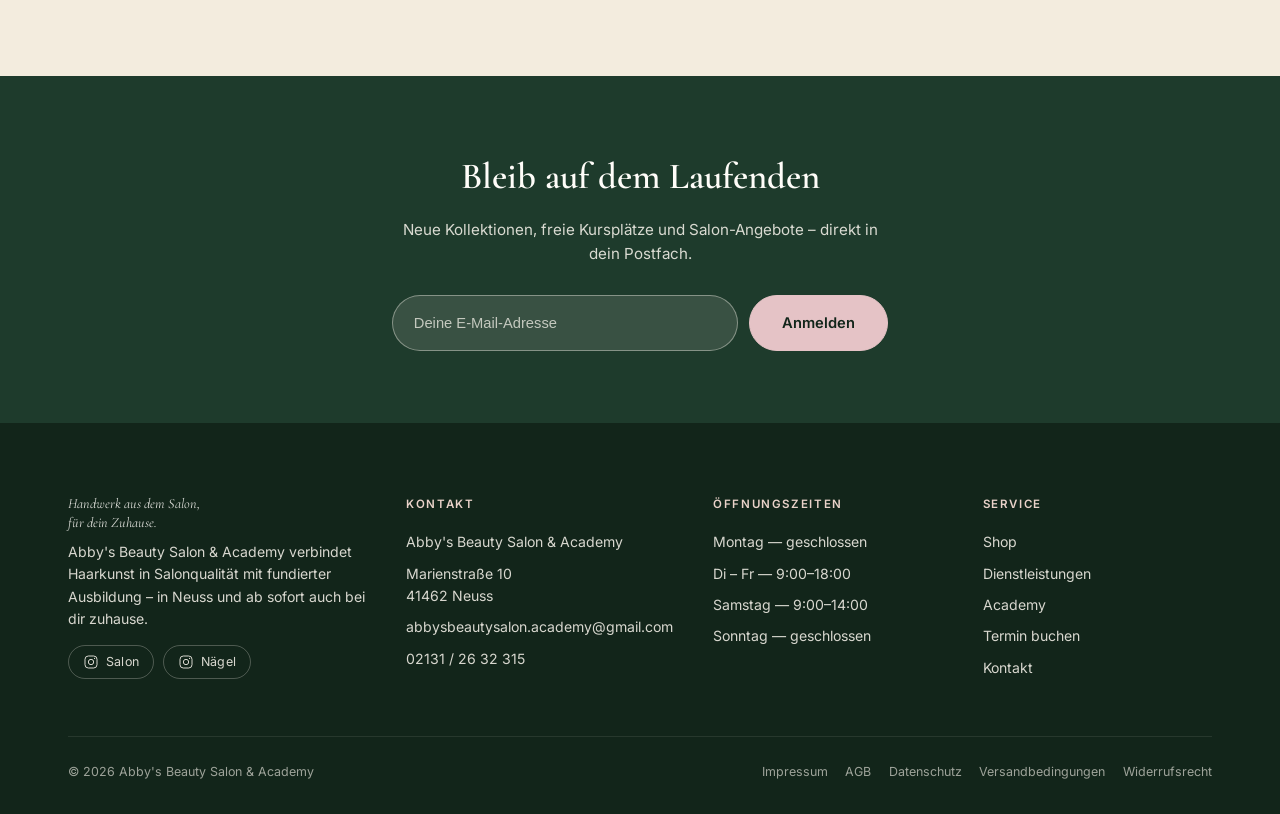
<file: ueber-uns.html>
<!DOCTYPE html>
<html lang="de">
<head>
<meta charset="UTF-8">
<meta name="viewport" content="width=device-width, initial-scale=1.0">
<title>Über uns – Abby's Beauty Salon &amp; Academy</title>
<meta name="description" content="Die Geschichte und Philosophie von Abby's Beauty Salon &amp; Academy in Neuss.">
<link rel="preconnect" href="https://fonts.googleapis.com">
<link rel="preconnect" href="https://fonts.gstatic.com" crossorigin>
<link href="https://fonts.googleapis.com/css2?family=Cormorant+Garamond:ital,wght@0,400;0,500;0,600;0,700;1,500;1,600&family=Inter:wght@400;500;600;700&display=swap" rel="stylesheet">
<link rel="stylesheet" href="shop-style.css">
<style>
  .story-grid { display: grid; grid-template-columns: 1fr 1.1fr; gap: 3rem; align-items: center; padding: 1rem 0 4rem; }
  .story-media { border-radius: var(--radius-lg); overflow: hidden; box-shadow: var(--shadow-card); aspect-ratio: 4/5; }
  .story-media img { width: 100%; height: 100%; object-fit: cover; }
  .story-text p { color: var(--ink-muted); margin-bottom: 1.1rem; line-height: 1.75; }
  .story-text p:last-child { margin-bottom: 0; }

  .values-grid { display: grid; grid-template-columns: repeat(auto-fit, minmax(220px, 1fr)); gap: 1.8rem; }
  .value-card { text-align: center; padding: 1.5rem; }
  .value-icon { width: 58px; height: 58px; border-radius: 50%; border: 1.3px solid var(--forest); color: var(--forest); background: color-mix(in srgb, var(--forest) 8%, var(--cream)); display: flex; align-items: center; justify-content: center; margin: 0 auto 1rem; }
  .value-icon .icon { width: 26px; height: 26px; }
  .value-card h3 { font-size: 1.1rem; margin-bottom: 0.5rem; }
  .value-card p { color: var(--ink-muted); font-size: 0.88rem; }

  @media (max-width: 760px) { .story-grid { grid-template-columns: 1fr; } .story-media { aspect-ratio: 4/3; } }
</style>
</head>
<body>

<a class="skip-link" href="#main">Zum Inhalt springen</a>

<div class="announce-bar">Versandkostenfrei ab 60&nbsp;€ Bestellwert &middot; Abholung im Salon in Neuss jederzeit möglich</div>

<header class="site-header">
  <div class="header-inner container">
    <button class="menu-toggle" id="menuToggle" aria-label="Menü öffnen" aria-expanded="false" aria-controls="mobileNav">
      <svg class="icon" viewBox="0 0 24 24" fill="none" stroke="currentColor" stroke-width="1.6" stroke-linecap="round"><path d="M4 7h16M4 12h16M4 17h16"/></svg>
    </button>
    <a href="index.html" class="logo">
      <img src="bilder/logo.png" alt="Abby's Beauty Salon &amp; Academy" class="logo-img">
    </a>
    <nav class="main-nav" aria-label="Hauptnavigation">
      <a href="index.html">Home</a>
      <a href="ueber-uns.html" class="is-current" aria-current="page">Über uns</a>
      <a href="shop.html">Shop</a>
      <a href="dienstleistungen.html">Dienstleistungen</a>
      <a href="kurse.html">Academy</a>
      <a href="kontakt.html">Kontakt</a>
    </nav>
    <div class="header-actions">
      <button class="cart-toggle" id="cartToggle" aria-label="Warenkorb öffnen">
        <svg class="icon" viewBox="0 0 24 24" fill="none" stroke="currentColor" stroke-width="1.6" stroke-linecap="round" stroke-linejoin="round"><path d="M6 8h12l-1 12H7L6 8z"/><path d="M9 8V6a3 3 0 0 1 6 0v2"/></svg>
        <span class="cart-badge" id="cartBadge" style="display:none;">0</span>
      </button>
    </div>
  </div>
  <nav class="mobile-nav" id="mobileNav" aria-label="Mobile Navigation">
    <a href="index.html">Home</a>
    <a href="ueber-uns.html" class="is-current">Über uns</a>
    <a href="shop.html">Shop</a>
    <a href="dienstleistungen.html">Dienstleistungen</a>
    <a href="kurse.html">Academy</a>
    <a href="kontakt.html">Kontakt</a>
  </nav>
</header>

<div class="cart-overlay" id="cartOverlay"></div>
<aside class="cart-drawer" id="cartDrawer" aria-hidden="true" aria-label="Warenkorb">
  <div class="cart-drawer-head">
    <h2 class="font-display">Warenkorb</h2>
    <button class="cart-close" id="cartClose" aria-label="Warenkorb schließen">
      <svg class="icon" viewBox="0 0 24 24" fill="none" stroke="currentColor" stroke-width="1.6" stroke-linecap="round"><path d="M6 6l12 12M18 6L6 18"/></svg>
    </button>
  </div>
  <div class="cart-body" id="cartBody"></div>
  <div class="cart-footer">
    <div class="cart-total-row"><span>Gesamt</span><span id="cartTotal">0,00 €</span></div>
    <a href="checkout.html" class="btn-primary cart-checkout is-disabled" id="checkoutBtn">Zur Kasse</a>
  </div>
</aside>

<main id="main">

  <section class="category-header container">
    <div class="category-header-main">
      <div class="category-icon-badge" style="--accent:#1E3B2C">
        <svg class="icon" viewBox="0 0 24 24" fill="none" stroke="currentColor" stroke-width="1.3" stroke-linecap="round" stroke-linejoin="round"><path d="M12 21s-7-4.5-9.5-9A5.5 5.5 0 0 1 12 6a5.5 5.5 0 0 1 9.5 6c-2.5 4.5-9.5 9-9.5 9z"/></svg>
      </div>
      <div>
        <h1 class="font-display">Über uns</h1>
        <p>Handwerk, das man spürt – seit der ersten Behandlung bis zum eigenen Kursabschluss.</p>
      </div>
    </div>
  </section>

  <section class="container">
    <div class="story-grid">
      <div class="story-media">
        <img src="bilder/gruenderin-juliana.jpg" alt="Juliana A., Inhaberin von Abby's Beauty Salon &amp; Academy">
      </div>
      <div class="story-text">
        <p class="eyebrow" style="margin-bottom:0.8rem;">Über mich</p>
        <h2 class="font-display" style="margin-bottom:1.1rem;">Herzlich willkommen bei Abby's Beauty Salon!</h2>
        <p>Mein Name ist Juliana A., Inhaberin von Abby's Beauty Salon. Als Fachkosmetikerin, Fachfußpflegerin und Spezialistin für Haarverlängerungen ist es meine Leidenschaft, die natürliche Schönheit meiner Kundinnen und Kunden mit professionellen Behandlungen und individueller Beratung zu unterstreichen.</p>
        <p>Neben hochwertigen Beauty-Dienstleistungen biete ich auch professionelle Schulungen in den Bereichen Haarverlängerung, Kids Hair und weiteren Beauty-Techniken an. Meine Schulungen finden auf Deutsch und Französisch statt und verbinden fundiertes Fachwissen mit viel Praxis.</p>
        <p>Bei Abby's Beauty Salon stehen Qualität, Professionalität und die persönliche Betreuung jedes einzelnen Kunden im Mittelpunkt. Ich freue mich darauf, Sie in meinem Salon begrüßen zu dürfen und Sie auf Ihrem Beauty-Weg zu begleiten.</p>
        <p><em>Ihre Schönheit ist meine Leidenschaft.</em></p>
      </div>
    </div>
  </section>

  <div class="section-divider" aria-hidden="true">
    <svg class="icon" viewBox="0 0 24 24" fill="none" stroke="currentColor" stroke-width="1.4" stroke-linecap="round"><path d="M12 3c0 6-6 6-6 12s6 6 6 6 6 0 6-6-6-6-6-12z"/></svg>
  </div>

  <section class="shop-section container">
    <div class="shop-heading">
      <p class="eyebrow">Wofür wir stehen</p>
      <h2 class="font-display">Unsere Werte</h2>
    </div>
    <div class="values-grid">
      <div class="value-card">
        <div class="value-icon">
          <svg class="icon" viewBox="0 0 24 24" fill="none" stroke="currentColor" stroke-width="1.3" stroke-linecap="round" stroke-linejoin="round"><path d="M14.7 6.3a1 1 0 0 0-1.4 0L6 13.6V18h4.4l7.3-7.3a1 1 0 0 0 0-1.4l-3-3z"/><path d="M3 21h18"/></svg>
        </div>
        <h3 class="font-display">Handwerk</h3>
        <p>Jede Technik sitzt, bevor sie den Salon verlässt – bei uns wie in der Academy.</p>
      </div>
      <div class="value-card">
        <div class="value-icon">
          <svg class="icon" viewBox="0 0 24 24" fill="none" stroke="currentColor" stroke-width="1.3" stroke-linecap="round" stroke-linejoin="round"><path d="M12 2l2.6 6.6L22 9l-5.4 4.6L18 21l-6-3.8L6 21l1.4-7.4L2 9l7.4-.4z"/></svg>
        </div>
        <h3 class="font-display">Erfahrung</h3>
        <p>Jahrelange Praxis im Salon fließt direkt in jeden Kurs und jede Behandlung ein.</p>
      </div>
      <div class="value-card">
        <div class="value-icon">
          <svg class="icon" viewBox="0 0 24 24" fill="none" stroke="currentColor" stroke-width="1.3" stroke-linecap="round" stroke-linejoin="round"><path d="M17 21v-2a4 4 0 0 0-4-4H7a4 4 0 0 0-4 4v2"/><circle cx="10" cy="7" r="4"/><path d="M23 21v-2a4 4 0 0 0-3-3.87"/><path d="M16 3.13a4 4 0 0 1 0 7.75"/></svg>
        </div>
        <h3 class="font-display">Persönlich</h3>
        <p>Kein Kauf auf Klick bei Kursen, kein Standard-Schema bei Behandlungen – wir hören zu.</p>
      </div>
    </div>
  </section>

  <section class="newsletter">
    <div class="newsletter-inner">
      <h2 class="font-display">Bleib auf dem Laufenden</h2>
      <p>Neue Kollektionen, freie Kursplätze und Salon-Angebote – direkt in dein Postfach.</p>
      <form class="newsletter-form" id="newsletterForm">
        <input type="email" required placeholder="Deine E-Mail-Adresse" aria-label="E-Mail-Adresse" id="newsletterEmail">
        <button type="submit" class="btn-primary">Anmelden</button>
      </form>
      <p class="newsletter-success" id="newsletterSuccess">
        <svg class="icon" viewBox="0 0 24 24" fill="none" stroke="currentColor" stroke-width="2" stroke-linecap="round" stroke-linejoin="round"><path d="M5 12l5 5L20 7"/></svg>
        Danke! Du bist jetzt Teil der Abby's Community.
      </p>
    </div>
  </section>

</main>

<footer class="site-footer">
  <div class="container">
    <div class="footer-grid">
      <div class="footer-col">
        <p class="footer-brand-statement">Handwerk aus dem Salon,<br>für dein Zuhause.</p>
        <p class="footer-tagline">Abby's Beauty Salon &amp; Academy verbindet Haarkunst in Salonqualität mit fundierter Ausbildung – in Neuss und ab sofort auch bei dir zuhause.</p>
        <div class="footer-social">
          <a href="https://www.instagram.com/abbys.beautysalon/" aria-label="Instagram – Salon" title="Instagram – Salon" target="_blank" rel="noopener"><svg class="icon" viewBox="0 0 24 24" fill="none" stroke="currentColor" stroke-width="1.5"><rect x="3" y="3" width="18" height="18" rx="5"/><circle cx="12" cy="12" r="4"/><circle cx="17.3" cy="6.7" r="0.9" fill="currentColor" stroke="none"/></svg><span>Salon</span></a>
          <a href="https://www.instagram.com/abbys.beautysalonnails/" aria-label="Instagram – Nägel" title="Instagram – Nägel" target="_blank" rel="noopener"><svg class="icon" viewBox="0 0 24 24" fill="none" stroke="currentColor" stroke-width="1.5"><rect x="3" y="3" width="18" height="18" rx="5"/><circle cx="12" cy="12" r="4"/><circle cx="17.3" cy="6.7" r="0.9" fill="currentColor" stroke="none"/></svg><span>Nägel</span></a>
        </div>
      </div>
      <div class="footer-col">
        <h3>Kontakt</h3>
        <p>Abby's Beauty Salon &amp; Academy</p>
        <p>Marienstraße 10<br>41462 Neuss</p>
        <a href="mailto:abbysbeautysalon.academy@gmail.com">abbysbeautysalon.academy@gmail.com</a>
        <a href="tel:+4921312632315">02131 / 26 32 315</a>
      </div>
      <div class="footer-col">
        <h3>Öffnungszeiten</h3>
        <p>Montag — geschlossen</p>
        <p>Di – Fr — 9:00–18:00</p>
        <p>Samstag — 9:00–14:00</p>
        <p>Sonntag — geschlossen</p>
      </div>
      <div class="footer-col">
        <h3>Service</h3>
        <a href="shop.html">Shop</a>
        <a href="dienstleistungen.html">Dienstleistungen</a>
        <a href="kurse.html">Academy</a>
        <a href="kontakt.html">Termin buchen</a>
        <a href="kontakt.html">Kontakt</a>
      </div>
    </div>
    <div class="footer-bottom">
      <span>&copy; 2026 Abby's Beauty Salon &amp; Academy</span>
      <div class="footer-legal">
        <a href="impressum.html">Impressum</a>
        <a href="agb.html">AGB</a>
        <a href="datenschutz.html">Datenschutz</a>
        <a href="versand.html">Versandbedingungen</a>
        <a href="widerruf.html">Widerrufsrecht</a>
      </div>
    </div>
  </div>
</footer>

<script src="shop-cart.js"></script>
</body>
</html>
</file>
<file: shop-style.css>
/* ==========================================================================
   ABBY'S BEAUTY SALON & ACADEMY — SHARED SHOP STYLES
   Used by: shop.html (category hub) + all shop-*.html category pages
   ========================================================================== */

/* ============ RESET & BASE ============ */
*, *::before, *::after { box-sizing: border-box; margin: 0; padding: 0; }
html { scroll-behavior: smooth; }
img, svg { display: block; max-width: 100%; }
button, select { font: inherit; color: inherit; }
a { color: inherit; text-decoration: none; }
ul { list-style: none; }

:root {
  /* --- Brand palette --- */
  --forest: #1E3B2C;
  --forest-dark: #12251A;
  --forest-light: #4C6E5A;
  --beige: #F3ECDE;
  --beige-soft: #FAF6EE;
  --cream: #FFFDF9;
  --rose: #C08D84;
  --rose-soft: #E9D2C9;
  --rose-text: #96574F;
  --pink: #E5C3C6;
  --pink-deep: #C68F94;
  --pink-text: #955057;
  --rose-gold: #B8826E;
  --rose-gold-soft: #E8D2C4;
  --ink: #2A231D;
  --ink-muted: #6E6255;
  --border: #DED2BB;

  --font-display: 'Cormorant Garamond', serif;
  --font-body: 'Inter', sans-serif;

  --shadow-soft: 0 20px 50px -24px rgba(18, 37, 26, 0.35);
  --shadow-card: 0 14px 34px -20px rgba(18, 37, 26, 0.28);
  --radius-sm: 6px;
  --radius-md: 14px;
  --radius-lg: 28px;
  --ease: cubic-bezier(.4,0,.2,1);
}

body {
  font-family: var(--font-body);
  background: var(--beige);
  color: var(--ink);
  line-height: 1.6;
  font-size: 16px;
  -webkit-font-smoothing: antialiased;
}

h1, h2, h3, .font-display { font-family: var(--font-display); font-weight: 600; color: var(--forest-dark); }

.container { max-width: 1240px; margin: 0 auto; padding: 0 clamp(1.25rem, 4vw, 3rem); }

:focus-visible { outline: 2px solid var(--forest); outline-offset: 3px; border-radius: 2px; }

.skip-link {
  position: absolute; left: -999px; top: 0; z-index: 999;
  background: var(--forest); color: var(--cream); padding: 0.9rem 1.4rem;
  border-radius: 0 0 var(--radius-sm) 0; font-weight: 600;
}
.skip-link:focus { left: 0; }

.eyebrow {
  font-family: var(--font-body); font-size: 0.75rem; font-weight: 600;
  letter-spacing: 0.18em; text-transform: uppercase; color: var(--rose-text);
}

.btn-primary {
  display: inline-flex; align-items: center; gap: 0.6rem;
  background: var(--forest); color: var(--cream);
  font-family: var(--font-body); font-weight: 600; font-size: 0.92rem;
  padding: 0.95rem 2rem; border: 1px solid var(--forest);
  border-radius: 999px; cursor: pointer;
  transition: background .3s var(--ease), color .3s var(--ease), transform .3s var(--ease);
}
.btn-primary:hover { background: var(--forest-dark); transform: translateY(-2px); }

.btn-ghost {
  display: inline-flex; align-items: center; gap: 0.5rem;
  background: transparent; color: var(--forest-dark);
  border: 1px solid var(--border); border-radius: 999px;
  font-family: var(--font-body); font-weight: 600; font-size: 0.85rem;
  padding: 0.6rem 1.3rem; cursor: pointer;
  transition: border-color .25s var(--ease), background .25s var(--ease);
}
.btn-ghost:hover { border-color: var(--forest); background: var(--cream); }

.icon { width: 20px; height: 20px; flex-shrink: 0; }

/* ============ ANNOUNCEMENT BAR ============ */
.announce-bar {
  background: var(--forest-dark); color: var(--beige-soft);
  text-align: center; font-size: 0.82rem; letter-spacing: 0.02em;
  padding: 0.6rem 1rem;
}

/* ============ HEADER ============ */
.site-header {
  position: sticky; top: 0; z-index: 50;
  background: rgba(250, 246, 238, 0.92); backdrop-filter: blur(10px);
  border-bottom: 1px solid var(--border);
}
.header-inner {
  display: grid; grid-template-columns: auto 1fr auto; align-items: center;
  gap: 1.5rem; padding-top: 1.1rem; padding-bottom: 1.1rem;
}
.logo { display: flex; align-items: center; }
.logo-img { height: 58px; width: auto; display: block; }

.main-nav { display: flex; justify-content: center; gap: 2.6rem; }
.main-nav a {
  font-size: 0.9rem; font-weight: 500; color: var(--ink-muted);
  position: relative; padding: 0.3rem 0; transition: color .25s var(--ease);
}
.main-nav a::after {
  content: ''; position: absolute; left: 0; right: 0; bottom: -2px; height: 1.5px;
  background: var(--rose-text); transform: scaleX(0); transform-origin: left;
  transition: transform .3s var(--ease);
}
.main-nav a:hover, .main-nav a.is-current { color: var(--forest-dark); }
.main-nav a:hover::after, .main-nav a.is-current::after { transform: scaleX(1); }

.header-actions { display: flex; align-items: center; gap: 0.5rem; justify-self: end; }

.menu-toggle, .cart-toggle {
  position: relative; background: none; border: none; cursor: pointer;
  width: 44px; height: 44px; display: flex; align-items: center; justify-content: center;
  border-radius: 50%; color: var(--forest-dark);
  transition: background .25s var(--ease);
}
.menu-toggle:hover, .cart-toggle:hover { background: var(--beige); }
.menu-toggle { display: none; }

.cart-badge {
  position: absolute; top: 3px; right: 3px; min-width: 17px; height: 17px;
  background: var(--rose); color: var(--forest-dark); border-radius: 50%;
  font-size: 0.65rem; font-weight: 700; display: flex; align-items: center; justify-content: center;
  padding: 0 3px;
}

.mobile-nav {
  display: none; flex-direction: column; background: var(--beige-soft);
  border-bottom: 1px solid var(--border); overflow: hidden;
  max-height: 0; transition: max-height .35s var(--ease);
  position: absolute; top: 100%; left: 0; right: 0; z-index: 49;
  box-shadow: 0 12px 24px rgba(18, 37, 26, 0.12);
}
.mobile-nav.is-open { max-height: 640px; }
.mobile-nav a { padding: 1rem 1.5rem; border-top: 1px solid var(--border); font-weight: 500; background: var(--beige-soft); }
.mobile-nav a.is-current { color: var(--forest); }

body.no-scroll { overflow: hidden; }

/* ============ CART DRAWER ============ */
.cart-overlay {
  position: fixed; inset: 0; background: rgba(18, 37, 26, 0.45);
  opacity: 0; pointer-events: none; transition: opacity .35s var(--ease); z-index: 90;
}
.cart-overlay.is-open { opacity: 1; pointer-events: auto; }

.cart-drawer {
  position: fixed; top: 0; right: 0; height: 100%; width: min(420px, 100%);
  background: var(--cream); z-index: 100; box-shadow: var(--shadow-soft);
  display: flex; flex-direction: column;
  transform: translateX(100%); transition: transform .4s var(--ease);
}
.cart-drawer.is-open { transform: translateX(0); }

.cart-drawer-head {
  display: flex; align-items: center; justify-content: space-between;
  padding: 1.6rem 1.6rem 1.2rem; border-bottom: 1px solid var(--border);
}
.cart-drawer-head h2 { font-size: 1.5rem; }
.cart-close {
  background: none; border: none; cursor: pointer; color: var(--ink-muted);
  width: 38px; height: 38px; border-radius: 50%; display: flex; align-items: center; justify-content: center;
  transition: background .2s var(--ease);
}
.cart-close:hover { background: var(--beige); }

.cart-body { flex: 1; overflow-y: auto; padding: 1rem 1.6rem; }

.cart-empty { text-align: center; padding: 3.5rem 1rem; color: var(--ink-muted); }
.cart-empty .icon { width: 40px; height: 40px; margin: 0 auto 1rem; color: var(--border); }

.cart-line { display: grid; grid-template-columns: 56px 1fr auto; gap: 0.9rem; padding: 1.1rem 0; border-bottom: 1px solid var(--border); }
.cart-line-visual {
  width: 56px; height: 56px; border-radius: var(--radius-sm); overflow: hidden;
  background: linear-gradient(150deg, color-mix(in srgb, var(--accent) 22%, var(--cream)), var(--cream));
  border: 1px solid var(--accent); display: flex; align-items: center; justify-content: center; color: var(--accent);
}
.cart-line-visual .icon { width: 22px; height: 22px; }
.cart-line-photo { width: 100%; height: 100%; object-fit: cover; }
.cart-line-name { font-weight: 600; font-size: 0.92rem; }
.cart-line-variant { font-size: 0.78rem; color: var(--ink-muted); margin-top: 0.15rem; }
.cart-line-controls { display: flex; align-items: center; gap: 0.5rem; margin-top: 0.6rem; }
.qty-btn {
  width: 24px; height: 24px; border-radius: 50%; border: 1px solid var(--border); background: var(--cream);
  display: flex; align-items: center; justify-content: center; cursor: pointer; color: var(--forest-dark);
}
.qty-btn:hover { border-color: var(--forest); }
.qty-btn .icon { width: 13px; height: 13px; }
.qty-value { font-size: 0.85rem; font-weight: 600; min-width: 1.2rem; text-align: center; }
.remove-btn { margin-left: 0.4rem; background: none; border: none; cursor: pointer; color: var(--ink-muted); width: 24px; height: 24px; }
.remove-btn:hover { color: var(--pink-text); }
.remove-btn .icon { width: 15px; height: 15px; }
.cart-line-price { font-weight: 600; font-size: 0.88rem; white-space: nowrap; }

.cart-footer { padding: 1.4rem 1.6rem 1.8rem; border-top: 1px solid var(--border); }
.cart-total-row { display: flex; justify-content: space-between; font-family: var(--font-display); font-size: 1.3rem; font-weight: 600; color: var(--forest-dark); margin-bottom: 1rem; }
.cart-checkout { width: 100%; justify-content: center; }
.cart-checkout.is-disabled { opacity: 0.45; pointer-events: none; }

/* ============ HERO (category hub page only) ============ */
.hero {
  position: relative; overflow: hidden;
  display: grid; grid-template-columns: 1.05fr 0.95fr; align-items: center;
  gap: 2rem; padding: 5.5rem 0 4.5rem;
}
.hero-content { grid-column: 1; padding-left: clamp(1.25rem, 6vw, 4rem); position: relative; z-index: 2; }
.hero-content .eyebrow { margin-bottom: 1.1rem; }
.hero-title {
  font-size: clamp(2.6rem, 4.4vw, 4.4rem); line-height: 1.06; letter-spacing: -0.01em;
  margin-bottom: 1.4rem;
}
.hero-sub { max-width: 34rem; color: var(--ink-muted); font-size: 1.02rem; margin-bottom: 2.1rem; }

.hero-visual { grid-column: 2; position: relative; height: 30rem; }
.hero-panel {
  position: absolute; border-radius: var(--radius-lg); box-shadow: var(--shadow-soft);
  display: flex; align-items: center; justify-content: center;
}
.hero-panel--main {
  width: 76%; height: 88%; top: 0; right: 6%; overflow: hidden;
  background: linear-gradient(145deg, var(--forest), var(--forest-dark)); color: var(--beige-soft);
}
.hero-photo { width: 100%; height: 100%; object-fit: cover; }
.hero-panel--accent {
  width: 54%; height: 52%; bottom: 0; left: 0;
  background: linear-gradient(145deg, var(--cream), var(--beige)); color: var(--forest-dark);
  border: 7px solid var(--cream); padding: 2rem;
}
.hero-logo { width: 68%; height: auto; object-fit: contain; }

/* ============ SECTION DIVIDER ============ */
.section-divider { display: flex; align-items: center; justify-content: center; gap: 1rem; padding: 0.5rem 0 3rem; color: var(--rose-text); }
.section-divider::before, .section-divider::after { content: ''; height: 1px; width: clamp(3rem, 12vw, 9rem); background: var(--border); }
.section-divider .icon { width: 22px; height: 22px; }

/* ============ SHOP HEADING (shared) ============ */
.shop-section { padding-bottom: 5rem; }
.shop-heading { text-align: center; margin-bottom: 2.4rem; }
.shop-heading h2 { font-size: clamp(2rem, 3.4vw, 2.7rem); margin-top: 0.5rem; }

/* ============ CATEGORY HUB TILES (shop.html) ============ */
.category-grid { display: grid; grid-template-columns: repeat(auto-fit, minmax(260px, 1fr)); gap: 1.8rem; }
.category-tile {
  display: flex; flex-direction: column; background: var(--cream); border: 1px solid var(--border);
  border-radius: var(--radius-md); overflow: hidden; box-shadow: var(--shadow-card);
  transition: transform .35s var(--ease), box-shadow .35s var(--ease);
  opacity: 0; transform: translateY(22px);
}
.category-tile.is-visible { opacity: 1; transform: translateY(0); }
.category-tile:hover { transform: translateY(-6px); box-shadow: var(--shadow-soft); }
.category-tile-visual {
  aspect-ratio: 16 / 11; position: relative; display: flex; flex-direction: column; align-items: center; justify-content: center; gap: 0.9rem;
  background: linear-gradient(155deg, color-mix(in srgb, var(--accent) 18%, var(--beige-soft)), var(--beige-soft));
}
.category-tile-visual .visual-seal { width: 88px; height: 88px; }
.category-tile-visual .visual-seal .icon { width: 38px; height: 38px; }
.category-tile-info { padding: 1.5rem 1.6rem 1.7rem; display: flex; flex-direction: column; gap: 0.3rem; flex: 1; }
.category-tile-info h3 { font-size: 1.4rem; }
.category-tile-count { font-size: 0.78rem; letter-spacing: 0.06em; text-transform: uppercase; color: var(--rose-text); font-weight: 600; }
.category-tile-desc { font-size: 0.88rem; color: var(--ink-muted); margin: 0.3rem 0 0.9rem; flex: 1; }
.category-tile-cta { display: inline-flex; align-items: center; gap: 0.4rem; font-size: 0.85rem; font-weight: 600; color: var(--forest-dark); margin-top: auto; }
.category-tile-cta .icon { width: 15px; height: 15px; transition: transform .3s var(--ease); }
.category-tile:hover .category-tile-cta .icon { transform: translateX(4px); }

/* ============ CATEGORY PAGE HEADER (shop-*.html) ============ */
.category-header { padding: 2.6rem 0 0.5rem; }
.breadcrumb { display: flex; align-items: center; gap: 0.5rem; font-size: 0.82rem; color: var(--ink-muted); margin-bottom: 1.8rem; }
.breadcrumb a { transition: color .2s var(--ease); }
.breadcrumb a:hover { color: var(--forest-dark); text-decoration: underline; }
.breadcrumb .sep { opacity: 0.5; }
.breadcrumb .current { color: var(--forest-dark); font-weight: 600; }

.category-header-main {
  display: flex; flex-direction: column; align-items: center; text-align: center;
  gap: 1rem; margin: 0 auto 2.2rem; max-width: 40rem;
}
.category-icon-badge {
  width: 60px; height: 60px; border-radius: 50%; flex-shrink: 0;
  border: 1.3px solid var(--accent); color: var(--accent);
  background: color-mix(in srgb, var(--accent) 10%, var(--cream));
  display: flex; align-items: center; justify-content: center;
}
.category-icon-badge .icon { width: 28px; height: 28px; }
.category-header-main h1 { font-size: clamp(1.9rem, 3.2vw, 2.6rem); margin-bottom: 0.3rem; }
.category-header-main p { color: var(--ink-muted); font-size: 0.98rem; margin: 0 auto; max-width: 34rem; }

/* Shared narrative/story block (used on Über uns + Kurse) */
.story-grid { display: grid; grid-template-columns: 1fr 1.1fr; gap: 3rem; align-items: center; padding: 1rem 0 4rem; }
.story-media { border-radius: var(--radius-lg); overflow: hidden; box-shadow: var(--shadow-card); aspect-ratio: 4/5; }
.story-media img { width: 100%; height: 100%; object-fit: cover; }
.story-text p { color: var(--ink-muted); margin-bottom: 1.1rem; line-height: 1.75; }
.story-text p:last-child { margin-bottom: 0; }

/* Shared centered value cards (used on Über uns + Kurse) */
.values-grid { display: grid; grid-template-columns: repeat(auto-fit, minmax(220px, 1fr)); gap: 1.8rem; }
.value-card { text-align: center; padding: 1.5rem; }
.value-icon { width: 58px; height: 58px; border-radius: 50%; border: 1.3px solid var(--accent, var(--forest)); color: var(--accent, var(--forest)); background: color-mix(in srgb, var(--accent, var(--forest)) 8%, var(--cream)); display: flex; align-items: center; justify-content: center; margin: 0 auto 1rem; }
.value-icon .icon { width: 26px; height: 26px; }
.value-card h3 { font-size: 1.1rem; margin-bottom: 0.5rem; }
.value-card p { color: var(--ink-muted); font-size: 0.88rem; }

@media (max-width: 760px) { .story-grid { grid-template-columns: 1fr; } .story-media { aspect-ratio: 4/3; } }

.category-switch { display: flex; flex-wrap: wrap; gap: 0.7rem; margin-bottom: 3rem; }

.academy-banner {
  width: 100%; height: 24rem; border-radius: var(--radius-lg); overflow: hidden;
  box-shadow: var(--shadow-card); margin-bottom: 3rem;
}
.academy-banner img { width: 100%; height: 100%; object-fit: cover; object-position: 50% 20%; }

/* ============ REVIEW / RESULTS GALLERY ============ */
.review-grid { display: grid; grid-template-columns: repeat(auto-fill, minmax(200px, 1fr)); gap: 1.4rem 1.2rem; }
.review-card {
  display: flex; flex-direction: column; align-items: center; text-align: center; gap: 0.5rem;
  opacity: 0; transform: translateY(18px); transition: opacity .6s var(--ease), transform .6s var(--ease);
}
.review-card.is-visible { opacity: 1; transform: translateY(0); }
.review-photo {
  width: 100%; aspect-ratio: 1/1; border-radius: 20px; overflow: hidden; flex-shrink: 0;
  border: 3px solid var(--cream); box-shadow: var(--shadow-card);
  background: linear-gradient(155deg, color-mix(in srgb, var(--accent) 20%, var(--beige-soft)), var(--beige-soft));
  display: flex; align-items: center; justify-content: center;
}
.review-photo img { width: 100%; height: 100%; object-fit: cover; }
.review-initial { font-family: var(--font-display); font-size: 2.4rem; font-weight: 600; color: var(--accent); }
.review-name { font-weight: 800; font-size: 1.08rem; }
.review-product { font-size: 0.82rem; letter-spacing: 0.01em; color: var(--ink-muted); font-weight: 500; }

/* ============ PRODUCT DETAIL PAGE ============ */
.product-detail {
  display: grid; grid-template-columns: 1fr 1fr; gap: clamp(1.5rem, 4vw, 3.5rem);
  align-items: start; padding: 1.5rem 0 3.5rem;
}
.product-detail-media {
  border-radius: var(--radius-lg); overflow: hidden; box-shadow: var(--shadow-card);
  aspect-ratio: 4 / 3.6; position: sticky; top: 6.5rem;
}
.product-detail-media img { width: 100%; height: 100%; object-fit: cover; }
.product-detail-info .eyebrow { margin-bottom: 0.7rem; }
.product-detail-info h1 { font-size: clamp(1.9rem, 3.2vw, 2.6rem); margin-bottom: 0.6rem; }
.product-detail-tagline { color: var(--ink-muted); margin-bottom: 1.6rem; max-width: 30rem; }
.product-detail-price { font-family: var(--font-display); font-size: 1.9rem; font-weight: 600; color: var(--forest-dark); }
.product-detail-vat-note { font-size: 0.78rem; color: var(--ink-muted); margin-top: 0.25rem; margin-bottom: 1.8rem; }
.product-detail-variant { max-width: 16rem; margin-bottom: 1.8rem; }
.product-detail-add { width: 100%; max-width: 20rem; justify-content: center; }

.product-sections {
  display: flex; flex-direction: column; gap: 2.6rem; max-width: 52rem;
  padding: 1rem 0 4rem; border-top: 1px solid var(--border); margin-top: 1rem;
}
.product-section { padding-top: 2.6rem; }
.product-section:first-child { padding-top: 0; }
.product-section h2 { font-size: 1.5rem; margin-bottom: 0.7rem; }
.product-section p { color: var(--ink-muted); line-height: 1.75; max-width: 46rem; }

@media (max-width: 860px) {
  .product-detail { grid-template-columns: 1fr; }
  .product-detail-media { position: static; aspect-ratio: 4 / 3.2; }
}

/* ============ FILTER / SWITCH PILLS (shared visual) ============ */
.filter-bar { display: flex; flex-wrap: wrap; justify-content: center; gap: 0.7rem; margin-bottom: 3rem; }

.flechten-intro {
  max-width: 42rem; margin: 0 auto 2.6rem; text-align: center; padding: 1.8rem 2rem;
  background: color-mix(in srgb, var(--rose-gold) 10%, var(--cream)); border: 1px solid color-mix(in srgb, var(--rose-gold) 35%, var(--border));
  border-radius: var(--radius-md);
}
.flechten-intro h2 { font-size: 1.4rem; margin-bottom: 0.6rem; }
.flechten-intro p { color: var(--ink-muted); font-size: 0.92rem; line-height: 1.7; margin: 0; }
.filter-pill {
  background: var(--cream); border: 1px solid var(--border); color: var(--ink-muted);
  font-family: var(--font-body); font-size: 0.85rem; font-weight: 500;
  padding: 0.65rem 1.4rem; border-radius: 999px; cursor: pointer;
  transition: all .25s var(--ease); display: inline-flex; align-items: center;
}
.filter-pill:hover { border-color: var(--forest-light); color: var(--forest-dark); }
.filter-pill.is-active { background: var(--forest); border-color: var(--forest); color: var(--cream); }

/* ============ PRODUCT GRID ============ */
.shop-grid {
  display: grid; grid-template-columns: repeat(auto-fill, minmax(255px, 1fr)); gap: 1.9rem;
}

.product-card {
  background: var(--cream); border-radius: var(--radius-md); overflow: hidden;
  border: 1px solid var(--border); display: flex; flex-direction: column;
  box-shadow: var(--shadow-card);
  opacity: 0; transform: translateY(22px); transition: opacity .6s var(--ease), transform .6s var(--ease);
}
.product-card.is-visible { opacity: 1; transform: translateY(0); }

.product-visual {
  aspect-ratio: 4 / 3.3; position: relative; display: flex; flex-direction: column; align-items: center; justify-content: center; gap: 0.7rem;
  background: linear-gradient(155deg, color-mix(in srgb, var(--accent) 16%, var(--beige-soft)), var(--beige-soft));
}
.product-photo { position: absolute; inset: 0; width: 100%; height: 100%; object-fit: cover; }
.product-visual-link { display: block; width: 100%; height: 100%; }
.product-name-link { color: inherit; transition: color .2s var(--ease); }
.product-name-link:hover { color: var(--rose-text); text-decoration: underline; }
.visual-seal {
  width: 74px; height: 74px; border-radius: 50%; border: 1.3px solid var(--accent);
  display: flex; align-items: center; justify-content: center; color: var(--accent);
  background: color-mix(in srgb, var(--accent) 10%, var(--cream));
}
.visual-seal .icon { width: 32px; height: 32px; }
.visual-cat-label { font-size: 0.66rem; letter-spacing: 0.14em; text-transform: uppercase; color: var(--accent); font-weight: 600; }

.product-info { padding: 1.3rem 1.4rem 1.5rem; display: flex; flex-direction: column; flex: 1; }
.product-name { font-size: 1.22rem; margin-bottom: 0.35rem; }
.product-desc { font-size: 0.85rem; color: var(--ink-muted); margin-bottom: 1rem; flex: 0; }

.product-variants { display: flex; flex-direction: column; gap: 0.6rem; margin-bottom: 1.1rem; }
.variant-row { display: flex; flex-direction: column; gap: 0.3rem; }
.variant-label { font-size: 0.68rem; letter-spacing: 0.08em; text-transform: uppercase; color: var(--ink-muted); }
.variant-select {
  appearance: none; -webkit-appearance: none;
  border: 1px solid var(--border); border-radius: var(--radius-sm); background-color: var(--beige-soft);
  padding: 0.55rem 2rem 0.55rem 0.75rem; font-size: 0.85rem; cursor: pointer;
  background-image: url('data:image/svg+xml;utf8,<svg xmlns="http://www.w3.org/2000/svg" viewBox="0 0 24 24" fill="none" stroke="%232A231D" stroke-width="1.5" stroke-linecap="round" stroke-linejoin="round"><path d="M6 9l6 6 6-6"/></svg>');
  background-repeat: no-repeat; background-position: right 0.6rem center; background-size: 15px;
}

.product-footer { margin-top: auto; display: flex; align-items: center; justify-content: space-between; gap: 0.6rem; padding-top: 0.3rem; flex-wrap: wrap; }
.product-price { font-weight: 700; color: var(--forest-dark); font-size: 1rem; white-space: nowrap; }
.btn-add {
  background: var(--forest); color: var(--cream); border: none; border-radius: 999px;
  padding: 0.62rem 1.15rem; font-size: 0.8rem; font-weight: 600; cursor: pointer; white-space: nowrap;
  transition: background .25s var(--ease), transform .25s var(--ease);
}
.btn-add:hover { background: var(--forest-dark); }
.btn-add.added { background: var(--rose-text); transform: scale(0.96); }

/* ============ NEWSLETTER ============ */
.newsletter { background: var(--forest); color: var(--beige-soft); padding: 4.5rem 0; margin-top: 2rem; }
.newsletter-inner { max-width: 34rem; margin: 0 auto; text-align: center; padding: 0 1.5rem; }
.newsletter h2 { color: var(--cream); font-size: clamp(1.8rem, 3vw, 2.3rem); margin-bottom: 0.7rem; }
.newsletter p { color: var(--beige-soft); opacity: 0.85; margin-bottom: 1.8rem; font-size: 0.95rem; }
.newsletter-form { display: flex; gap: 0.7rem; }
.newsletter-form input {
  flex: 1; border: 1px solid rgba(250,246,238,0.4); background: rgba(250,246,238,0.12);
  border-radius: 999px; padding: 0.85rem 1.3rem; color: var(--cream); font-size: 0.92rem;
}
.newsletter-form input::placeholder { color: rgba(250,246,238,0.72); }
.newsletter-form .btn-primary { background: var(--pink); color: var(--forest-dark); border-color: var(--pink); }
.newsletter-form .btn-primary:hover { background: var(--rose-soft); }
.newsletter-success { display: none; align-items: center; justify-content: center; gap: 0.6rem; font-weight: 600; }
.newsletter-success .icon { width: 20px; height: 20px; color: var(--pink); }

/* ============ FOOTER ============ */
.site-footer { background: var(--forest-dark); color: var(--beige-soft); padding: 4.5rem 0 2rem; }
.footer-grid { display: grid; grid-template-columns: 1.3fr 1fr 1fr 1fr; gap: 2.5rem; margin-bottom: 3rem; }
.footer-brand-statement { font-family: var(--font-display); font-style: italic; font-size: 1.35rem; color: var(--cream); margin-bottom: 0.9rem; line-height: 1.3; }
.footer-tagline { font-size: 0.85rem; opacity: 0.7; max-width: 20rem; }
.footer-col h3 { font-family: var(--font-body); font-size: 0.72rem; letter-spacing: 0.14em; text-transform: uppercase; color: var(--rose-soft); margin-bottom: 1.1rem; }
.footer-col p, .footer-col a { display: block; font-size: 0.88rem; opacity: 0.85; margin-bottom: 0.55rem; }
.footer-col a:hover { opacity: 1; text-decoration: underline; }
.footer-social { display: flex; flex-wrap: wrap; gap: 0.6rem; margin-top: 0.9rem; }
.footer-social a {
  height: 34px; padding: 0 0.85rem; border-radius: 999px; border: 1px solid rgba(250,246,238,0.3);
  display: inline-flex; align-items: center; justify-content: center; gap: 0.45rem; margin-bottom: 0;
  font-size: 0.78rem; letter-spacing: 0.02em;
}
.footer-social a:hover { border-color: var(--rose-soft); background: rgba(250,246,238,0.08); }
.footer-social .icon { width: 16px; height: 16px; flex-shrink: 0; }

.footer-bottom {
  border-top: 1px solid rgba(250,246,238,0.15); padding-top: 1.6rem;
  display: flex; flex-wrap: wrap; gap: 1rem; justify-content: space-between; align-items: center;
  font-size: 0.78rem; opacity: 0.6;
}
.footer-legal { display: flex; flex-wrap: wrap; gap: 1.1rem; }
.footer-legal a:hover { opacity: 1; text-decoration: underline; }

/* ============ ANIMATIONS ============ */
@keyframes heroFadeUp { from { opacity: 0; transform: translateY(18px); } to { opacity: 1; transform: translateY(0); } }
.hero-content > * { animation: heroFadeUp .8s var(--ease) both; }
.hero-content .eyebrow { animation-delay: .05s; }
.hero-content .hero-title { animation-delay: .15s; }
.hero-content .hero-sub { animation-delay: .28s; }
.hero-content .btn-primary { animation-delay: .4s; }

@keyframes panelIn { from { opacity: 0; transform: translateY(24px) scale(.96); } to { opacity: 1; transform: translateY(0) scale(1); } }
.hero-panel--main { animation: panelIn .9s var(--ease) .15s both; }
.hero-panel--accent { animation: panelIn .9s var(--ease) .35s both; }

@media (prefers-reduced-motion: reduce) {
  *, *::before, *::after {
    animation-duration: 0.01ms !important; animation-iteration-count: 1 !important;
    transition-duration: 0.01ms !important; scroll-behavior: auto !important;
  }
}

/* ============ RESPONSIVE ============ */
@media (max-width: 980px) {
  .hero { grid-template-columns: 1fr; padding-top: 3rem; }
  .hero-content { grid-column: 1; padding-left: clamp(1.25rem, 6vw, 3rem); order: 2; }
  .hero-visual { grid-column: 1; order: 1; height: 18rem; margin-bottom: 1rem; }
  .footer-grid { grid-template-columns: 1fr 1fr; }
}

@media (max-width: 760px) {
  .main-nav { display: none; }
  .menu-toggle { display: flex; }
  .mobile-nav { display: flex; }
  .header-inner { grid-template-columns: auto 1fr auto; }
  .footer-grid { grid-template-columns: 1fr; gap: 2.2rem; }
  .footer-bottom { flex-direction: column; align-items: flex-start; }
  .newsletter-form { flex-direction: column; }
}

@media (max-width: 480px) {
  .hero-visual { height: 14rem; }
  .shop-grid { grid-template-columns: 1fr; }
}
</file>
